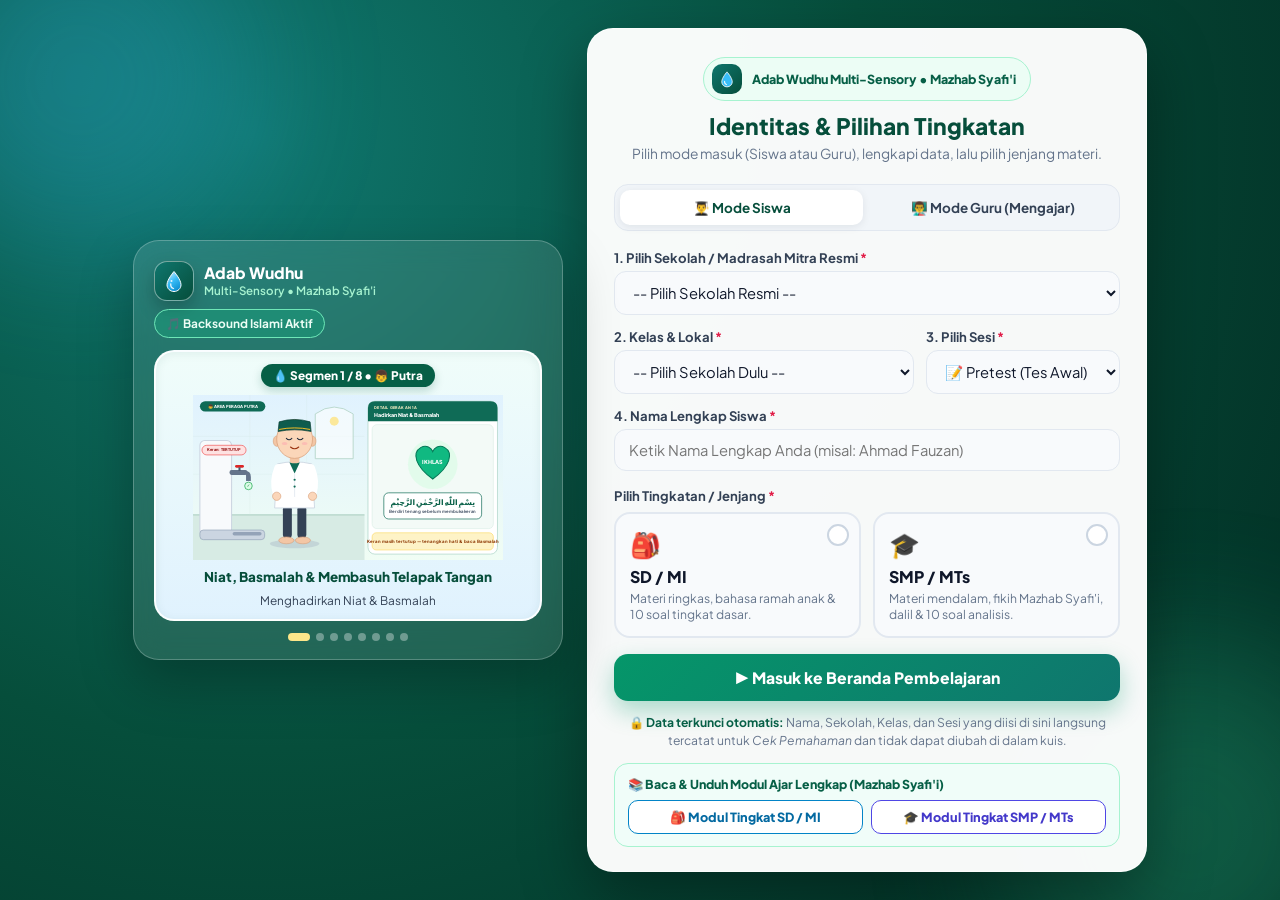
<file: index.html>
<!DOCTYPE html>
<html lang="id">
<head>
  <meta charset="UTF-8" />
  <meta name="viewport" content="width=device-width, initial-scale=1.0" />
  <title>Adab Wudhu Multi-Sensory — Gerbang Pembelajaran (SD/MI &amp; SMP/MTs)</title>
  <link rel="icon" type="image/svg+xml" href="data:image/svg+xml,%3Csvg xmlns='http://www.w3.org/2000/svg' viewBox='0 0 64 64'%3E%3Cdefs%3E%3ClinearGradient id='g' x1='0' y1='0' x2='1' y2='1'%3E%3Cstop offset='0%25' stop-color='%2338bdf8'/%3E%3Cstop offset='100%25' stop-color='%230f6b56'/%3E%3C/linearGradient%3E%3C/defs%3E%3Cpath d='M32 6 C32 6 12 28 12 42 C12 53 21 60 32 60 C43 60 52 53 52 42 C52 28 32 6 32 6 Z' fill='url(%23g)'/%3E%3Cpath d='M23 39 C22 45 25 50 30 52' stroke='white' stroke-width='3.5' stroke-linecap='round' fill='none' opacity='0.75'/%3E%3C/svg%3E" />
  <link rel="preconnect" href="https://fonts.googleapis.com" />
  <link rel="preconnect" href="https://fonts.gstatic.com" crossorigin />
  <link href="https://fonts.googleapis.com/css2?family=Amiri:wght@700&family=Plus+Jakarta+Sans:wght@400;500;600;700;800&display=swap" rel="stylesheet" />
  <style>
    :root {
      --emerald-900: #064e3b;
      --emerald-800: #065f46;
      --emerald-700: #0f766e;
      --emerald-600: #059669;
      --emerald-500: #10b981;
      --sky-500: #0ea5e9;
      --indigo-600: #4f46e5;
      --slate-900: #0f172a;
      --slate-700: #334155;
      --slate-500: #64748b;
      --slate-200: #e2e8f0;
      --white: #ffffff;
    }
    * { box-sizing: border-box; margin: 0; padding: 0; }
    body {
      min-height: 100vh;
      font-family: 'Plus Jakarta Sans', system-ui, -apple-system, sans-serif;
      background: radial-gradient(circle at 20% 15%, #0f766e 0%, #064e3b 48%, #022c22 100%);
      color: var(--white);
      display: flex;
      align-items: center;
      justify-content: center;
      padding: 20px 16px;
      overflow-x: hidden;
    }

    /* Ambient floating water glow */
    .bg-orb {
      position: fixed;
      border-radius: 50%;
      filter: blur(70px);
      opacity: 0.25;
      pointer-events: none;
      z-index: 0;
    }
    .bg-orb.one { width: 340px; height: 340px; background: #38bdf8; top: -90px; left: -90px; }
    .bg-orb.two { width: 380px; height: 380px; background: #34d399; bottom: -120px; right: -100px; }

    .gateway-wrap {
      position: relative;
      z-index: 1;
      width: 100%;
      max-width: 1040px;
      display: flex;
      flex-direction: column;
      align-items: center;
    }

    .gateway-stage {
      width: 100%;
      display: grid;
      grid-template-columns: minmax(300px, 430px) minmax(320px, 560px);
      gap: 24px;
      align-items: center;
      justify-content: center;
    }
    .gateway-stage.hidden {
      display: none;
    }
    @media (max-width: 920px) {
      .gateway-stage {
        grid-template-columns: 1fr;
        max-width: 560px;
        gap: 16px;
      }
    }

    /* Animated Wudhu 2-Second Pop-Up Showcase */
    .wudhu-showcase {
      background: rgba(255, 255, 255, 0.11);
      border: 1.5px solid rgba(255, 255, 255, 0.24);
      backdrop-filter: blur(14px);
      border-radius: 26px;
      padding: 20px 20px 18px;
      box-shadow: 0 22px 54px rgba(0, 0, 0, 0.26);
      display: flex;
      flex-direction: column;
      gap: 12px;
      animation: cardEnter 0.55s cubic-bezier(0.16, 1, 0.3, 1);
    }
    .showcase-top {
      display: flex;
      align-items: center;
      justify-content: space-between;
      gap: 8px;
      flex-wrap: wrap;
    }
    .showcase-brand {
      display: inline-flex;
      align-items: center;
      gap: 10px;
    }
    .brand-drop-icon {
      width: 40px;
      height: 40px;
      border-radius: 13px;
      background: linear-gradient(135deg, #0f766e, #064e3b);
      border: 1.5px solid rgba(255, 255, 255, 0.45);
      display: grid;
      place-items: center;
      box-shadow: 0 8px 18px rgba(0, 0, 0, 0.22);
      flex-shrink: 0;
    }
    .showcase-brand-text strong {
      display: block;
      font-size: 0.98rem;
      font-weight: 800;
      color: #ffffff;
      line-height: 1.2;
    }
    .showcase-brand-text small {
      display: block;
      font-size: 0.72rem;
      color: #a7f3d0;
      font-weight: 600;
    }
    .bgm-chip {
      border: 1px solid rgba(167, 243, 208, 0.55);
      background: rgba(6, 78, 59, 0.55);
      color: #ecfdf5;
      border-radius: 999px;
      padding: 6px 11px;
      font-family: inherit;
      font-size: 0.74rem;
      font-weight: 700;
      cursor: pointer;
      display: inline-flex;
      align-items: center;
      gap: 5px;
      transition: transform 0.15s ease, background 0.2s ease;
    }
    .bgm-chip:hover {
      background: rgba(16, 185, 129, 0.35);
      transform: translateY(-1px);
    }
    .bgm-chip.playing {
      background: rgba(16, 185, 129, 0.28);
      border-color: #6ee7b7;
    }

    .popup-stage-box {
      position: relative;
      background: linear-gradient(180deg, #f0fdfa 0%, #e0f2fe 100%);
      border-radius: 20px;
      padding: 12px 12px 10px;
      border: 2px solid rgba(255, 255, 255, 0.85);
      box-shadow: inset 0 2px 10px rgba(6, 78, 59, 0.08);
      overflow: hidden;
      min-height: 250px;
      display: flex;
      flex-direction: column;
      align-items: center;
      justify-content: center;
    }
    @media (max-width: 920px) {
      .popup-stage-box {
        min-height: 190px;
      }
      .popup-svg-wrap svg {
        max-height: 155px !important;
      }
    }
    .popup-card-inner {
      width: 100%;
      display: flex;
      flex-direction: column;
      align-items: center;
      gap: 8px;
      animation: wudhuPopIn 0.42s cubic-bezier(0.22, 1, 0.36, 1);
    }
    @keyframes wudhuPopIn {
      0% { opacity: 0; transform: scale(0.86) translateY(12px); }
      70% { opacity: 1; transform: scale(1.02) translateY(-2px); }
      100% { opacity: 1; transform: scale(1) translateY(0); }
    }
    .popup-step-pill {
      display: inline-flex;
      align-items: center;
      gap: 6px;
      background: #065f46;
      color: #ffffff;
      padding: 4px 12px;
      border-radius: 999px;
      font-size: 0.74rem;
      font-weight: 800;
      box-shadow: 0 4px 10px rgba(6, 95, 70, 0.22);
    }
    .popup-svg-wrap {
      width: 100%;
      display: flex;
      align-items: center;
      justify-content: center;
    }
    .popup-svg-wrap svg {
      width: 100%;
      max-width: 310px;
      max-height: 210px;
      height: auto;
      display: block;
    }
    .popup-caption {
      font-size: 0.84rem;
      font-weight: 800;
      color: #064e3b;
      text-align: center;
    }
    .popup-subcaption {
      font-size: 0.74rem;
      color: #334155;
      text-align: center;
      line-height: 1.35;
    }
    .popup-dots {
      display: flex;
      align-items: center;
      justify-content: center;
      gap: 6px;
    }
    .popup-dot {
      width: 8px;
      height: 8px;
      border-radius: 999px;
      background: rgba(255, 255, 255, 0.35);
      transition: all 0.25s ease;
    }
    .popup-dot.active {
      width: 22px;
      background: #fde68a;
    }

    .portal-logo-badge {
      display: inline-flex;
      align-items: center;
      gap: 10px;
      background: #ecfdf5;
      border: 1.5px solid #a7f3d0;
      padding: 6px 14px 6px 8px;
      border-radius: 999px;
      margin-bottom: 10px;
    }
    .portal-logo-circle {
      width: 30px;
      height: 30px;
      border-radius: 10px;
      background: linear-gradient(135deg, #0f766e, #064e3b);
      display: grid;
      place-items: center;
      flex-shrink: 0;
    }
    .portal-logo-badge span {
      font-size: 0.78rem;
      font-weight: 800;
      color: #065f46;
    }

    /* Keyframes untuk animasi SVG wudhu di halaman awal */
    .anim-bob { animation: svgBob 1.8s ease-in-out infinite; transform-origin: center; }
    .anim-rub-h { animation: svgRubH 1.1s ease-in-out infinite; transform-origin: center; }
    .anim-rub-v { animation: svgRubV 1.1s ease-in-out infinite; transform-origin: center; }
    .anim-water-flow { animation: svgWaterFlow 0.9s linear infinite; }
    @keyframes svgBob { 0%,100% { transform: translateY(0); } 50% { transform: translateY(-4px); } }
    @keyframes svgRubH { 0%,100% { transform: translateX(-4px); } 50% { transform: translateX(4px); } }
    @keyframes svgRubV { 0%,100% { transform: translateY(-4px); } 50% { transform: translateY(4px); } }
    @keyframes svgWaterFlow { 0% { opacity: 0.55; transform: translateY(-3px); } 50% { opacity: 1; transform: translateY(3px); } 100% { opacity: 0.55; transform: translateY(-3px); } }

    /* PHASE 1: LOADING SPLASH */
    .loader-panel {
      display: flex;
      flex-direction: column;
      align-items: center;
      text-align: center;
      padding: 24px 12px;
      transition: opacity 0.45s ease, transform 0.45s ease;
    }
    .loader-panel.hidden {
      display: none;
    }
    .splash-logo-wrap {
      position: relative;
      width: 112px;
      height: 112px;
      display: flex;
      align-items: center;
      justify-content: center;
      margin-bottom: 20px;
    }
    .splash-ripple {
      position: absolute;
      inset: 0;
      border-radius: 50%;
      border: 2px solid rgba(125, 211, 252, 0.55);
      animation: rippleOut 2.2s ease-out infinite;
    }
    .splash-ripple.delay { animation-delay: 1.1s; }
    @keyframes rippleOut {
      0% { transform: scale(0.75); opacity: 0.9; }
      100% { transform: scale(1.55); opacity: 0; }
    }
    .splash-emblem {
      width: 82px;
      height: 82px;
      border-radius: 26px;
      background: linear-gradient(145deg, rgba(255,255,255,0.22), rgba(255,255,255,0.06));
      border: 1.5px solid rgba(255,255,255,0.35);
      backdrop-filter: blur(10px);
      display: flex;
      align-items: center;
      justify-content: center;
      box-shadow: 0 16px 36px rgba(0, 0, 0, 0.28);
      animation: floatEmblem 2.4s ease-in-out infinite;
    }
    @keyframes floatEmblem {
      0%, 100% { transform: translateY(0); }
      50% { transform: translateY(-6px); }
    }
    .bismillah {
      font-family: 'Amiri', serif;
      font-size: 1.35rem;
      color: #a7f3d0;
      margin-bottom: 6px;
      letter-spacing: 0.4px;
    }
    .loader-title {
      font-size: clamp(1.5rem, 4.5vw, 2rem);
      font-weight: 800;
      letter-spacing: -0.02em;
      margin-bottom: 8px;
    }
    .loader-sub {
      font-size: 0.92rem;
      color: #d1fae5;
      max-width: 420px;
      line-height: 1.55;
      margin-bottom: 22px;
    }
    .bar-track {
      width: 260px;
      max-width: 86vw;
      height: 8px;
      border-radius: 999px;
      background: rgba(255,255,255,0.18);
      overflow: hidden;
      margin-bottom: 10px;
    }
    .bar-fill {
      height: 100%;
      width: 10%;
      border-radius: 999px;
      background: linear-gradient(90deg, #38bdf8, #34d399, #fde68a);
      transition: width 0.4s ease;
    }
    .loader-status {
      font-size: 0.82rem;
      color: #a7f3d0;
      font-weight: 500;
    }

    /* PHASE 2: IDENTITY & LEVEL GATEWAY CARD */
    .portal-card {
      width: 100%;
      background: rgba(255, 255, 255, 0.97);
      color: var(--slate-900);
      border-radius: 26px;
      padding: 28px 26px 24px;
      box-shadow: 0 24px 64px rgba(0, 0, 0, 0.35);
      border: 1px solid rgba(255, 255, 255, 0.65);
      animation: cardEnter 0.5s cubic-bezier(0.16, 1, 0.3, 1);
    }
    .portal-card.hidden { display: none; }
    @keyframes cardEnter {
      from { opacity: 0; transform: translateY(18px) scale(0.98); }
      to { opacity: 1; transform: translateY(0) scale(1); }
    }

    .portal-header {
      text-align: center;
      margin-bottom: 20px;
    }
    .portal-mini-badge {
      display: inline-flex;
      align-items: center;
      gap: 6px;
      background: #ecfdf5;
      color: #065f46;
      border: 1px solid #a7f3d0;
      padding: 5px 12px;
      border-radius: 999px;
      font-size: 0.76rem;
      font-weight: 700;
      margin-bottom: 10px;
    }
    .portal-header h1 {
      font-size: 1.42rem;
      font-weight: 800;
      color: #064e3b;
      margin-bottom: 4px;
    }
    .portal-header p {
      font-size: 0.86rem;
      color: var(--slate-500);
      line-height: 1.45;
    }

    .form-grid {
      display: grid;
      grid-template-columns: 1fr;
      gap: 13px;
      margin-bottom: 16px;
    }
    .form-row-2 {
      display: grid;
      grid-template-columns: 1.55fr 1fr;
      gap: 12px;
    }
    @media (max-width: 480px) {
      .form-row-2 { grid-template-columns: 1fr; }
      .portal-card { padding: 22px 18px 20px; }
    }

    .field-group label {
      display: block;
      font-size: 0.82rem;
      font-weight: 700;
      color: var(--slate-700);
      margin-bottom: 5px;
    }
    .req { color: #e11d48; }
    .field-input {
      width: 100%;
      padding: 11px 14px;
      border-radius: 12px;
      border: 1.8px solid var(--slate-200);
      font-family: inherit;
      font-size: 0.92rem;
      color: var(--slate-900);
      background: #f8fafc;
      transition: border-color 0.2s, box-shadow 0.2s, background 0.2s;
    }
    .field-input:focus {
      outline: none;
      border-color: var(--emerald-600);
      background: #ffffff;
      box-shadow: 0 0 0 3.5px rgba(16, 185, 129, 0.16);
    }
    .field-input.error {
      border-color: #e11d48;
      background: #fff1f2;
      box-shadow: 0 0 0 3px rgba(225, 29, 72, 0.14);
    }

    /* Level Picker Cards */
    .level-label {
      display: block;
      font-size: 0.82rem;
      font-weight: 700;
      color: var(--slate-700);
      margin-bottom: 8px;
    }
    .level-grid {
      display: grid;
      grid-template-columns: 1fr 1fr;
      gap: 12px;
      margin-bottom: 16px;
    }
    @media (max-width: 440px) {
      .level-grid { grid-template-columns: 1fr; }
    }
    .level-card {
      position: relative;
      display: flex;
      flex-direction: column;
      align-items: flex-start;
      text-align: left;
      padding: 14px 14px 13px;
      border-radius: 16px;
      border: 2px solid var(--slate-200);
      background: #f8fafc;
      cursor: pointer;
      transition: all 0.2s ease;
      font-family: inherit;
    }
    .level-card:hover {
      border-color: #94a3b8;
      transform: translateY(-2px);
    }
    .level-card .lvl-icon {
      font-size: 1.55rem;
      margin-bottom: 6px;
    }
    .level-card .lvl-name {
      font-size: 1rem;
      font-weight: 800;
      color: var(--slate-900);
      margin-bottom: 3px;
    }
    .level-card .lvl-desc {
      font-size: 0.76rem;
      color: var(--slate-500);
      line-height: 1.38;
    }
    .level-card .lvl-check {
      position: absolute;
      top: 10px;
      right: 10px;
      width: 22px;
      height: 22px;
      border-radius: 50%;
      border: 2px solid #cbd5e1;
      display: flex;
      align-items: center;
      justify-content: center;
      font-size: 0.75rem;
      color: transparent;
      background: #ffffff;
      transition: all 0.2s ease;
    }
    .level-card.selected-sd {
      border-color: #0284c7;
      background: #f0f9ff;
      box-shadow: 0 8px 20px rgba(2, 132, 199, 0.14);
    }
    .level-card.selected-sd .lvl-name { color: #0369a1; }
    .level-card.selected-sd .lvl-check {
      border-color: #0284c7;
      background: #0284c7;
      color: #ffffff;
    }
    .level-card.selected-smp {
      border-color: #4f46e5;
      background: #eef2ff;
      box-shadow: 0 8px 20px rgba(79, 70, 229, 0.14);
    }
    .level-card.selected-smp .lvl-name { color: #4338ca; }
    .level-card.selected-smp .lvl-check {
      border-color: #4f46e5;
      background: #4f46e5;
      color: #ffffff;
    }

    .error-msg {
      display: none;
      background: #fff1f2;
      color: #be123c;
      border: 1px solid #fecdd3;
      border-radius: 10px;
      padding: 9px 12px;
      font-size: 0.82rem;
      font-weight: 600;
      margin-bottom: 14px;
    }
    .error-msg.show { display: block; }

    .done-banner {
      display: none;
      background: #ecfdf5;
      color: #065f46;
      border: 1.5px solid #6ee7b7;
      border-radius: 12px;
      padding: 11px 14px;
      font-size: 0.84rem;
      font-weight: 700;
      margin-bottom: 16px;
      text-align: center;
      line-height: 1.45;
    }
    .done-banner.show { display: block; }

    /* Mode Switcher: Siswa vs Guru */
    .mode-tabs {
      display: grid;
      grid-template-columns: 1fr 1fr;
      gap: 8px;
      background: #f1f5f9;
      padding: 5px;
      border-radius: 14px;
      margin-bottom: 18px;
      border: 1px solid #e2e8f0;
    }
    .mode-tab {
      border: none;
      background: transparent;
      color: var(--slate-700);
      font-family: inherit;
      font-size: 0.84rem;
      font-weight: 700;
      padding: 9px 10px;
      border-radius: 10px;
      cursor: pointer;
      transition: all 0.2s ease;
    }
    .mode-tab.active {
      background: #ffffff;
      color: #064e3b;
      box-shadow: 0 2px 8px rgba(15, 23, 42, 0.08);
    }
    .mode-tab.teacher-tab.active {
      background: #fef3c7;
      color: #92400e;
      box-shadow: 0 2px 8px rgba(146, 64, 14, 0.12);
    }
    .teacher-box {
      background: #fffbeb;
      border: 1.5px solid #fde68a;
      border-radius: 14px;
      padding: 14px;
      margin-bottom: 16px;
    }
    .teacher-box.hidden,
    .student-box.hidden,
    .field-group.hidden {
      display: none !important;
    }
    .teacher-note {
      font-size: 0.79rem;
      color: #92400e;
      line-height: 1.45;
      margin-bottom: 12px;
    }

    .btn-enter {
      width: 100%;
      padding: 14px 20px;
      border: none;
      border-radius: 14px;
      background: linear-gradient(135deg, #059669 0%, #0f766e 100%);
      color: #ffffff;
      font-family: inherit;
      font-size: 0.98rem;
      font-weight: 800;
      cursor: pointer;
      box-shadow: 0 10px 24px rgba(5, 150, 105, 0.32);
      transition: transform 0.18s ease, box-shadow 0.18s ease, filter 0.18s ease;
    }
    .btn-enter:hover {
      transform: translateY(-2px);
      box-shadow: 0 14px 28px rgba(5, 150, 105, 0.4);
      filter: brightness(1.04);
    }
    .btn-enter:active { transform: translateY(0); }

    .lock-note {
      margin-top: 13px;
      text-align: center;
      font-size: 0.76rem;
      color: var(--slate-500);
      line-height: 1.45;
    }
    .lock-note strong { color: #065f46; }

    /* Kotak Akses Cepat Modul Ajar di Halaman Awal */
    .module-quick-box {
      margin-top: 14px;
      padding: 12px 13px;
      border-radius: 14px;
      background: #f0fdf9;
      border: 1.5px solid #a7f3d0;
    }
    .module-quick-title {
      font-size: 0.77rem;
      font-weight: 800;
      color: #065f46;
      margin-bottom: 8px;
      display: flex;
      align-items: center;
      justify-content: space-between;
      gap: 6px;
    }
    .module-quick-btns {
      display: grid;
      grid-template-columns: 1fr 1fr;
      gap: 8px;
    }
    @media (max-width: 440px) {
      .module-quick-btns { grid-template-columns: 1fr; }
    }
    .btn-module-open {
      border: 1.5px solid #0284c7;
      background: #ffffff;
      color: #0369a1;
      border-radius: 10px;
      padding: 8px 10px;
      font-family: inherit;
      font-size: 0.79rem;
      font-weight: 800;
      cursor: pointer;
      display: inline-flex;
      align-items: center;
      justify-content: center;
      gap: 6px;
      transition: all 0.18s ease;
    }
    .btn-module-open:hover {
      background: #e0f2fe;
      transform: translateY(-1px);
    }
    .btn-module-open.smp {
      border-color: #4f46e5;
      color: #4338ca;
    }
    .btn-module-open.smp:hover {
      background: #eef2ff;
    }

    /* Modal Modul Ajar Lengkap */
    .mod-modal-backdrop {
      position: fixed;
      inset: 0;
      z-index: 99999;
      background: rgba(4, 47, 36, 0.78);
      backdrop-filter: blur(6px);
      display: flex;
      align-items: center;
      justify-content: center;
      padding: 16px;
    }
    .mod-modal-card {
      width: 100%;
      max-width: 880px;
      max-height: 88vh;
      background: #ffffff;
      color: #0f172a;
      border-radius: 20px;
      border: 2px solid #10b981;
      box-shadow: 0 24px 60px rgba(0, 0, 0, 0.35);
      display: flex;
      flex-direction: column;
      overflow: hidden;
    }
    .mod-modal-head {
      padding: 14px 18px;
      background: linear-gradient(135deg, #064e3b, #0f766e);
      color: #ffffff;
      display: flex;
      align-items: center;
      justify-content: space-between;
      gap: 10px;
      flex-wrap: wrap;
    }
    .mod-modal-head h3 {
      margin: 0;
      font-size: 1rem;
      font-weight: 800;
    }
    .mod-modal-actions {
      display: flex;
      gap: 8px;
      flex-wrap: wrap;
    }
    .mod-btn-act {
      border: 1px solid rgba(255, 255, 255, 0.4);
      background: rgba(255, 255, 255, 0.16);
      color: #ffffff;
      border-radius: 9px;
      padding: 6px 11px;
      font-family: inherit;
      font-size: 0.78rem;
      font-weight: 800;
      cursor: pointer;
      text-decoration: none;
    }
    .mod-btn-act.primary {
      background: #fbbf24;
      color: #1c1917;
      border-color: #fde68a;
    }
    .mod-modal-body {
      padding: 18px 22px;
      overflow-y: auto;
      font-size: 0.88rem;
      line-height: 1.6;
      color: #1e293b;
    }
    .mod-modal-body h2 {
      margin: 16px 0 8px;
      font-size: 1.04rem;
      color: #065f46;
      border-bottom: 1.5px solid #a7f3d0;
      padding-bottom: 5px;
    }
    .mod-modal-body h2:first-child { margin-top: 0; }
    .mod-modal-body h4 {
      margin: 12px 0 4px;
      font-size: 0.92rem;
      color: #0f766e;
    }
    .mod-modal-body ul, .mod-modal-body ol {
      margin: 4px 0 10px;
      padding-left: 20px;
    }
    .mod-modal-body li { margin-bottom: 4px; }
    .mod-modal-body table {
      width: 100%;
      border-collapse: collapse;
      margin: 8px 0 12px;
      font-size: 0.82rem;
    }
    .mod-modal-body th, .mod-modal-body td {
      border: 1px solid #cbd5e1;
      padding: 7px 10px;
      text-align: left;
      vertical-align: top;
    }
    .mod-modal-body th {
      background: #065f46;
      color: #ffffff;
    }
    .mod-arab-box {
      background: #f0fdf9;
      border-left: 4px solid #059669;
      padding: 9px 12px;
      border-radius: 8px;
      margin: 6px 0 10px;
    }
    .mod-arab-txt {
      font-family: "Amiri", serif;
      font-size: 1.25rem;
      color: #064e3b;
      direction: rtl;
      margin-bottom: 3px;
    }
    .mod-seg-item,
    .mod-arab-box,
    .mod-modal-body table,
    .mod-modal-body tr,
    .mod-modal-body li,
    .mod-modal-body h2,
    .mod-modal-body h4 {
      break-inside: avoid;
      page-break-inside: avoid;
    }
    .mod-seg-item {
      background: #f8fafc;
      border: 1px solid #e2e8f0;
      border-radius: 10px;
      padding: 8px 11px;
      margin-bottom: 7px;
    }
    .mod-seg-item h4 {
      margin-top: 0 !important;
      margin-bottom: 3px !important;
    }
    .html2pdf__page-break {
      height: 0;
      page-break-before: always;
      break-before: page;
    }
    .mod-pdf-export-wrap {
      width: 720px;
      background: #ffffff;
      color: #0f172a;
      padding: 16px 20px;
      font-family: "Plus Jakarta Sans", "Segoe UI", Arial, sans-serif;
      font-size: 12.5px;
      line-height: 1.55;
      box-sizing: border-box;
    }
  </style>
</head>
<body>
  <div class="bg-orb one"></div>
  <div class="bg-orb two"></div>

  <main class="gateway-wrap">
    <!-- FASE 1: LOADING SCREEN PEMBUKA -->
    <section class="loader-panel" id="loader-panel" aria-live="polite">
      <div class="splash-logo-wrap" aria-hidden="true">
        <span class="splash-ripple"></span>
        <span class="splash-ripple delay"></span>
        <div class="splash-emblem">
          <svg viewBox="0 0 64 64" width="52" height="52" fill="none" xmlns="http://www.w3.org/2000/svg">
            <defs>
              <linearGradient id="dropGrad" x1="16" y1="8" x2="48" y2="56" gradientUnits="userSpaceOnUse">
                <stop offset="0%" stop-color="#e0f2fe"/>
                <stop offset="48%" stop-color="#38bdf8"/>
                <stop offset="100%" stop-color="#0284c7"/>
              </linearGradient>
            </defs>
            <path d="M32 6 C32 6 14 26 14 39 C14 49 22 57 32 57 C42 57 50 49 50 39 C50 26 32 6 32 6 Z" fill="url(#dropGrad)" stroke="#ffffff" stroke-width="2.4"/>
            <path d="M23 37 C22.5 42.5 25.5 47 30 48.6" stroke="#ffffff" stroke-width="3" stroke-linecap="round" opacity="0.9"/>
            <circle cx="24.5" cy="29.5" r="2.6" fill="#ffffff" opacity="0.88"/>
          </svg>
        </div>
      </div>
      <div class="bismillah">بِسْمِ اللَّهِ الرَّحْمَٰنِ الرَّحِيمِ</div>
      <h1 class="loader-title">Adab Wudhu Multi-Sensory</h1>
      <p class="loader-sub">Media Pembelajaran Interaktif Tata Cara &amp; Adab Berwudhu Sesuai Mazhab Syafi'i</p>
      <div class="bar-track"><div class="bar-fill" id="bar-fill"></div></div>
      <div class="loader-status" id="loader-status">Menyiapkan media pembelajaran interaktif...</div>
    </section>

    <!-- FASE 2: POP-UP ANIMASI WUDHU (2 DETIK) + FORM IDENTITAS AWAL & PILIHAN TINGKATAN -->
    <div class="gateway-stage hidden" id="gateway-stage">
      <!-- PANEL KIRI/ATAS: POP-UP ANIMASI WUDHU BERGANTI SETIAP 2 DETIK -->
      <aside class="wudhu-showcase" aria-label="Cuplikan Animasi Berwudhu">
        <div class="showcase-top">
          <div class="showcase-brand">
            <span class="brand-drop-icon" aria-hidden="true">
              <svg viewBox="0 0 48 48" width="24" height="24" fill="none" xmlns="http://www.w3.org/2000/svg">
                <defs>
                  <linearGradient id="dropGradGateway" x1="10" y1="6" x2="38" y2="44" gradientUnits="userSpaceOnUse">
                    <stop offset="0%" stop-color="#e0f2fe"/>
                    <stop offset="45%" stop-color="#38bdf8"/>
                    <stop offset="100%" stop-color="#0284c7"/>
                  </linearGradient>
                </defs>
                <path d="M24 5 C24 5 10 21 10 31.5 C10 39.2 16.3 45 24 45 C31.7 45 38 39.2 38 31.5 C38 21 24 5 24 5 Z" fill="url(#dropGradGateway)" stroke="#ffffff" stroke-width="2"/>
                <path d="M17.5 30 C17 34.2 19.5 37.8 23 39" stroke="#ffffff" stroke-width="2.6" stroke-linecap="round" opacity="0.88"/>
                <circle cx="19" cy="24" r="2" fill="#ffffff" opacity="0.85"/>
              </svg>
            </span>
            <div class="showcase-brand-text">
              <strong>Adab Wudhu</strong>
              <small>Multi-Sensory • Mazhab Syafi'i</small>
            </div>
          </div>
          <button type="button" class="bgm-chip" id="btn-gateway-bgm">🔊 Aktifkan Backsound</button>
        </div>

        <div class="popup-stage-box" id="wudhu-popup-stage" aria-live="polite">
          <div class="popup-card-inner" id="wudhu-popup-inner">
            <span class="popup-step-pill" id="popup-step-pill">💧 Segmen 1 / 8 • Putra</span>
            <div class="popup-svg-wrap" id="popup-svg-wrap"></div>
            <div class="popup-caption" id="popup-caption">Niat &amp; Membaca Basmalah</div>
            <div class="popup-subcaption" id="popup-subcaption">Cuplikan animasi wudhu berganti otomatis setiap 2 detik.</div>
          </div>
        </div>

        <div class="popup-dots" id="popup-dots" aria-hidden="true"></div>
      </aside>

      <!-- PANEL KANAN/BAWAH: FORM IDENTITAS & PILIHAN TINGKATAN -->
      <section class="portal-card" id="portal-card" aria-labelledby="portal-heading">
        <div class="done-banner" id="done-banner" role="status">
          ✅ <strong>Jawaban Cek Pemahaman Berhasil Dikirim!</strong><br/>
          Sesi pembelajaran Anda telah selesai dan otomatis kembali ke halaman awal.
        </div>
        <div class="portal-header">
          <div class="portal-logo-badge">
            <span class="portal-logo-circle" aria-hidden="true">
              <svg viewBox="0 0 48 48" width="18" height="18" fill="none" xmlns="http://www.w3.org/2000/svg">
                <path d="M24 5 C24 5 10 21 10 31.5 C10 39.2 16.3 45 24 45 C31.7 45 38 39.2 38 31.5 C38 21 24 5 24 5 Z" fill="#38bdf8" stroke="#ffffff" stroke-width="2.2"/>
                <path d="M17.5 30 C17 34.2 19.5 37.8 23 39" stroke="#ffffff" stroke-width="2.8" stroke-linecap="round" opacity="0.9"/>
              </svg>
            </span>
            <span>Adab Wudhu Multi-Sensory • Mazhab Syafi'i</span>
          </div>
          <h1 id="portal-heading">Identitas &amp; Pilihan Tingkatan</h1>
          <p id="portal-subheading">Pilih mode masuk (Siswa atau Guru), lengkapi data, lalu pilih jenjang materi.</p>
        </div>

      <div class="mode-tabs" role="tablist" aria-label="Pilih Mode Pengguna">
        <button type="button" class="mode-tab active" id="tab-mode-student" role="tab" aria-selected="true">
          👨‍🎓 Mode Siswa
        </button>
        <button type="button" class="mode-tab teacher-tab" id="tab-mode-teacher" role="tab" aria-selected="false">
          👨‍🏫 Mode Guru (Mengajar)
        </button>
      </div>

      <form id="portal-form" autocomplete="off" novalidate>
        <!-- KOTAK INPUT KHUSUS SISWA (URUTAN: 1. SEKOLAH -> 2. KELAS & LOKAL -> 3. SESI -> 4. NAMA) -->
        <div class="form-grid student-box" id="student-fields-box">
          <div class="field-group">
            <label for="portal-school">1. Pilih Sekolah / Madrasah Mitra Resmi <span class="req">*</span></label>
            <select id="portal-school" class="field-input" required>
              <option value="">-- Pilih Sekolah Resmi --</option>
              <optgroup label="🎒 Sekolah Dasar (SD)">
                <option value="SDN 1" data-lvl="sd">SDN 1 (SD Negeri 1)</option>
                <option value="SDN 2" data-lvl="sd">SDN 2 (SD Negeri 2)</option>
              </optgroup>
              <optgroup label="🕌 Madrasah Ibtidaiyah (MI)">
                <option value="MI 1" data-lvl="sd">MI 1 (Madrasah Ibtidaiyah 1)</option>
                <option value="MI 2" data-lvl="sd">MI 2 (Madrasah Ibtidaiyah 2)</option>
              </optgroup>
              <optgroup label="🎓 Sekolah Menengah Pertama (SMP)">
                <option value="SMPN 1" data-lvl="smp">SMPN 1 (SMP Negeri 1)</option>
                <option value="SMPN 2" data-lvl="smp">SMPN 2 (SMP Negeri 2)</option>
              </optgroup>
              <optgroup label="📖 Madrasah Tsanawiyah (MTs)">
                <option value="MTs 1" data-lvl="smp">MTs 1 (Madrasah Tsanawiyah 1)</option>
                <option value="MTs 2" data-lvl="smp">MTs 2 (Madrasah Tsanawiyah 2)</option>
              </optgroup>
            </select>
          </div>

          <div class="form-row-2">
            <div class="field-group">
              <label for="portal-class">2. Kelas &amp; Lokal <span class="req">*</span></label>
              <select id="portal-class" class="field-input" required>
                <option value="">-- Pilih Sekolah Dulu --</option>
              </select>
            </div>
            <div class="field-group">
              <label for="portal-session">3. Pilih Sesi <span class="req">*</span></label>
              <select id="portal-session" class="field-input">
                <option value="Pretest" selected>📝 Pretest (Tes Awal)</option>
                <option value="Posttest">🎓 Posttest (Tes Akhir)</option>
                <option value="Latihan">📖 Latihan Mandiri</option>
              </select>
            </div>
          </div>

          <!-- Daftar Nama Terdaftar dari Pretest (muncul otomatis saat Posttest / Latihan Mandiri) -->
          <div class="field-group hidden" id="roster-select-group">
            <label for="portal-name-select">4. Pilih Nama Anda (Terdaftar dari Pretest) <span class="req">*</span></label>
            <select id="portal-name-select" class="field-input">
              <option value="">-- Memuat daftar nama kelas... --</option>
            </select>
          </div>

          <div class="field-group" id="name-manual-group">
            <label for="portal-name" id="portal-name-label">4. Nama Lengkap Siswa <span class="req">*</span></label>
            <input type="text" id="portal-name" class="field-input" placeholder="Ketik Nama Lengkap Anda (misal: Ahmad Fauzan)" autocomplete="off" required />
          </div>
        </div>

        <!-- KOTAK INPUT KHUSUS GURU (MODE MENGAJAR) -->
        <div class="teacher-box hidden" id="teacher-fields-box">
          <p class="teacher-note">
            👨‍🏫 <strong>Mode Mengajar Guru:</strong> Khusus guru dari <strong>sekolah mitra resmi</strong> (tanpa tab Cek Pemahaman).
          </p>
          <div class="form-grid" style="margin-bottom:0">
            <div class="form-row-2">
              <div class="field-group">
                <label for="portal-teacher-name">Nama Lengkap Guru <span class="req">*</span></label>
                <input type="text" id="portal-teacher-name" class="field-input" placeholder="Contoh: Ust. Farihan, S.Pd.I" autocomplete="off" />
              </div>
              <div class="field-group">
                <label for="portal-teacher-pass">Kata Sandi Mode Guru <span class="req">*</span></label>
                <input type="password" id="portal-teacher-pass" class="field-input" placeholder="Masukkan sandi guru" autocomplete="off" />
              </div>
            </div>
            <div class="field-group">
              <label for="portal-teacher-school">Pilih Sekolah / Madrasah Mitra Resmi <span class="req">*</span></label>
              <select id="portal-teacher-school" class="field-input">
                <option value="">-- Pilih Sekolah Resmi --</option>
                <optgroup label="🎒 Sekolah Dasar (SD)">
                  <option value="SDN 1" data-lvl="sd">SDN 1 (SD Negeri 1)</option>
                  <option value="SDN 2" data-lvl="sd">SDN 2 (SD Negeri 2)</option>
                </optgroup>
                <optgroup label="🕌 Madrasah Ibtidaiyah (MI)">
                  <option value="MI 1" data-lvl="sd">MI 1 (Madrasah Ibtidaiyah 1)</option>
                  <option value="MI 2" data-lvl="sd">MI 2 (Madrasah Ibtidaiyah 2)</option>
                </optgroup>
                <optgroup label="🎓 Sekolah Menengah Pertama (SMP)">
                  <option value="SMPN 1" data-lvl="smp">SMPN 1 (SMP Negeri 1)</option>
                  <option value="SMPN 2" data-lvl="smp">SMPN 2 (SMP Negeri 2)</option>
                </optgroup>
                <optgroup label="📖 Madrasah Tsanawiyah (MTs)">
                  <option value="MTs 1" data-lvl="smp">MTs 1 (Madrasah Tsanawiyah 1)</option>
                  <option value="MTs 2" data-lvl="smp">MTs 2 (Madrasah Tsanawiyah 2)</option>
                </optgroup>
              </select>
            </div>
            <div class="form-row-2">
              <div class="field-group">
                <label for="portal-teacher-class">Kelas Diajar (4–7) <span class="req">*</span></label>
                <select id="portal-teacher-class" class="field-input">
                  <option value="">-- Pilih Sekolah Dulu --</option>
                </select>
              </div>
              <div class="field-group">
                <label for="portal-teacher-lokal">Lokal (A–D) <span class="req">*</span></label>
                <select id="portal-teacher-lokal" class="field-input">
                  <option value="">-- Pilih Lokal --</option>
                  <option value="A">Lokal A</option>
                  <option value="B">Lokal B</option>
                  <option value="C">Lokal C</option>
                  <option value="D">Lokal D</option>
                </select>
              </div>
            </div>
          </div>
        </div>

        <span class="level-label">Pilih Tingkatan / Jenjang <span class="req">*</span></span>
        <div class="level-grid" role="radiogroup" aria-label="Pilih Tingkatan">
          <button type="button" class="level-card" id="pick-sd" data-level="sd" aria-pressed="false">
            <span class="lvl-check" aria-hidden="true">✓</span>
            <span class="lvl-icon">🎒</span>
            <span class="lvl-name">SD / MI</span>
            <span class="lvl-desc">Materi ringkas, bahasa ramah anak &amp; 10 soal tingkat dasar.</span>
          </button>

          <button type="button" class="level-card" id="pick-smp" data-level="smp" aria-pressed="false">
            <span class="lvl-check" aria-hidden="true">✓</span>
            <span class="lvl-icon">🎓</span>
            <span class="lvl-name">SMP / MTs</span>
            <span class="lvl-desc">Materi mendalam, fikih Mazhab Syafi'i, dalil &amp; 10 soal analisis.</span>
          </button>
        </div>

        <div class="error-msg" id="portal-error" role="alert"></div>

        <button type="submit" class="btn-enter" id="btn-portal-enter">
          ▶ Masuk ke Beranda Pembelajaran
        </button>

        <p class="lock-note" id="portal-lock-note">
          🔒 <strong>Data terkunci otomatis:</strong> Nama, Sekolah, Kelas, dan Sesi yang diisi di sini langsung tercatat untuk <em>Cek Pemahaman</em> dan tidak dapat diubah di dalam kuis.
        </p>

        <div class="module-quick-box" aria-label="Buka Modul Ajar & Materi Pembelajaran">
          <div class="module-quick-title">
            <span>📚 Baca &amp; Unduh Modul Ajar Lengkap (Mazhab Syafi'i)</span>
          </div>
          <div class="module-quick-btns">
            <button type="button" class="btn-module-open sd" id="btn-open-mod-sd">
              🎒 Modul Tingkat SD / MI
            </button>
            <button type="button" class="btn-module-open smp" id="btn-open-mod-smp">
              🎓 Modul Tingkat SMP / MTs
            </button>
          </div>
        </div>
      </form>
      </section>
    </div>
  </main>

  <script src="js/data.js"></script>
  <script src="js/audio.js"></script>
  <script src="js/animator.js"></script>
  <script>
    (function () {
      const PROFILE_KEY = "adab_wudhu_student_profile_v1";
      const loader = document.getElementById("loader-panel");
      const barFill = document.getElementById("bar-fill");
      const loaderStatus = document.getElementById("loader-status");
      const gatewayStage = document.getElementById("gateway-stage");
      const portalCard = document.getElementById("portal-card");
      const bgmBtn = document.getElementById("btn-gateway-bgm");

      const form = document.getElementById("portal-form");
      const nameInp = document.getElementById("portal-name");
      const schoolInp = document.getElementById("portal-school");
      const classInp = document.getElementById("portal-class");
      const teacherNameInp = document.getElementById("portal-teacher-name");
      const teacherPassInp = document.getElementById("portal-teacher-pass");
      const teacherSchoolInp = document.getElementById("portal-teacher-school");
      const teacherClassInp = document.getElementById("portal-teacher-class");
      const tabStudent = document.getElementById("tab-mode-student");
      const tabTeacher = document.getElementById("tab-mode-teacher");
      const studentBox = document.getElementById("student-fields-box");
      const teacherBox = document.getElementById("teacher-fields-box");
      const enterBtn = document.getElementById("btn-portal-enter");
      const pickSd = document.getElementById("pick-sd");
      const pickSmp = document.getElementById("pick-smp");
      const errorBox = document.getElementById("portal-error");
      const sessionSel = document.getElementById("portal-session");
      const rosterGroup = document.getElementById("roster-select-group");
      const rosterSelect = document.getElementById("portal-name-select");
      const nameManualGroup = document.getElementById("name-manual-group");
      const teacherLokalInp = document.getElementById("portal-teacher-lokal");

      const AUTHORIZED_SCHOOLS = {
        "SDN 1": "sd",
        "SDN 2": "sd",
        "MI 1": "sd",
        "MI 2": "sd",
        "SMPN 1": "smp",
        "SMPN 2": "smp",
        "MTs 1": "smp",
        "MTs 2": "smp"
      };

      const ROSTER_LOCAL_KEY = "adab_wudhu_pretest_roster_v1";

      let selectedLevel = "";
      let isTeacherMode = false;
      const doneBanner = document.getElementById("done-banner");
      const urlParams = new URLSearchParams(window.location.search);
      const isFinishedExit = urlParams.get("selesai") === "1";

      const lockNoteEl = document.getElementById("portal-lock-note");

      function setMode(teacher) {
        isTeacherMode = Boolean(teacher);
        tabStudent.classList.toggle("active", !isTeacherMode);
        tabTeacher.classList.toggle("active", isTeacherMode);
        tabStudent.setAttribute("aria-selected", !isTeacherMode ? "true" : "false");
        tabTeacher.setAttribute("aria-selected", isTeacherMode ? "true" : "false");
        studentBox.classList.toggle("hidden", isTeacherMode);
        teacherBox.classList.toggle("hidden", !isTeacherMode);
        enterBtn.textContent = isTeacherMode
          ? "👨‍🏫 Masuk Mode Mengajar Guru (Khusus Materi)"
          : "▶ Masuk ke Beranda Pembelajaran";
        if (lockNoteEl) {
          lockNoteEl.innerHTML = isTeacherMode
            ? "👨‍🏫 <strong>Mode Mengajar Guru Aktif:</strong> Menampilkan materi lengkap, animasi proyektor, rekapan Google Sheets &amp; Rubrik Observasi Praktik (tanpa kuis siswa)."
            : "🔒 <strong>Data terkunci otomatis:</strong> Nama, Sekolah, Kelas, dan Sesi yang diisi di sini langsung tercatat untuk <em>Cek Pemahaman</em> dan tidak dapat diubah di dalam kuis.";
        }
        errorBox.classList.remove("show");
      }

      tabStudent.addEventListener("click", () => setMode(false));
      tabTeacher.addEventListener("click", () => setMode(true));

      function resetPortalForm() {
        try {
          form.reset();
        } catch (e) {}
        nameInp.value = "";
        schoolInp.value = "";
        classInp.value = "";
        if (teacherNameInp) teacherNameInp.value = "";
        if (teacherPassInp) teacherPassInp.value = "";
        if (teacherSchoolInp) teacherSchoolInp.value = "";
        if (teacherClassInp) teacherClassInp.value = "";
        if (sessionSel) sessionSel.value = "Pretest";
        selectedLevel = "";
        setMode(false);
        refreshStudentRosterUI();
        pickSd.classList.remove("selected-sd");
        pickSmp.classList.remove("selected-smp");
        pickSd.setAttribute("aria-pressed", "false");
        pickSmp.setAttribute("aria-pressed", "false");
        errorBox.classList.remove("show");
      }

      let bgmStarted = false;
      function startGatewayBgm() {
        if (!window.AudioEngine || bgmStarted) return;
        try {
          window.AudioEngine.startBgm("home");
          bgmStarted = true;
          if (bgmBtn) {
            bgmBtn.textContent = "🎵 Backsound Islami Aktif";
            bgmBtn.classList.add("playing");
          }
        } catch (e) {}
      }

      if (bgmBtn) {
        bgmBtn.addEventListener("click", () => {
          startGatewayBgm();
        });
      }
      document.addEventListener("pointerdown", startGatewayBgm, { once: true });
      document.addEventListener("keydown", startGatewayBgm, { once: true });
      document.addEventListener("focusin", startGatewayBgm, { once: true });

      // Pop-up Animasi Wudhu berganti otomatis setiap 2 detik selama pengisian data
      let popupTimer = null;
      let popupIdx = 0;
      function initWudhuPopupShowcase() {
        const data = window.WUDHU_DATA;
        const anim = window.WudhuAnimator;
        const stageBox = document.getElementById("wudhu-popup-stage");
        const dotsWrap = document.getElementById("popup-dots");
        if (!data || !data.segments || !anim || !stageBox) return;

        const slides = data.segments.map((seg, i) => ({
          segId: seg.id,
          title: seg.title,
          sub: (seg.substeps && seg.substeps[0]) || { code: "s1_niat", title: seg.title, desc: seg.summary },
          gender: i % 2 === 0 ? "male" : "female"
        }));

        if (dotsWrap) {
          dotsWrap.innerHTML = slides
            .map((_, idx) => `<span class="popup-dot ${idx === 0 ? "active" : ""}" data-pdot="${idx}"></span>`)
            .join("");
        }

        function renderPopupSlide(idx) {
          const item = slides[idx % slides.length];
          const genderLabel = item.gender === "female" ? "🧕 Putri" : "👦 Putra";
          const svgHtml = anim.renderScene(item.sub, item.gender);

          stageBox.innerHTML = `
            <div class="popup-card-inner">
              <span class="popup-step-pill">💧 Segmen ${item.segId} / ${slides.length} • ${genderLabel}</span>
              <div class="popup-svg-wrap">${svgHtml}</div>
              <div class="popup-caption">${item.title}</div>
              <div class="popup-subcaption">${item.sub.title}</div>
            </div>
          `;

          if (dotsWrap) {
            dotsWrap.querySelectorAll(".popup-dot").forEach((d, di) => {
              d.classList.toggle("active", di === (idx % slides.length));
            });
          }
        }

        renderPopupSlide(0);
        if (popupTimer) clearInterval(popupTimer);
        popupTimer = setInterval(() => {
          popupIdx = (popupIdx + 1) % slides.length;
          renderPopupSlide(popupIdx);
        }, 2000);
      }

      function revealPortalCard() {
        resetPortalForm();
        loader.classList.add("hidden");
        if (gatewayStage) gatewayStage.classList.remove("hidden");
        portalCard.classList.remove("hidden");
        initWudhuPopupShowcase();
        startGatewayBgm();
      }

      // Pastikan setiap kali halaman awal dimuat atau dikembalikan lewat cache (tombol Back), seluruh kolom selalu kosong bersih
      window.addEventListener("pageshow", () => {
        resetPortalForm();
      });

      if (isFinishedExit) {
        try {
          sessionStorage.removeItem(PROFILE_KEY);
          const cleanUrl = window.location.href.split("?")[0].split("#")[0];
          if (window.history && window.history.replaceState) {
            window.history.replaceState({ portalRoot: true }, document.title, cleanUrl);
            window.history.pushState({ portalRoot: true }, document.title, cleanUrl);
          }
        } catch (e) {}
        window.addEventListener("popstate", () => {
          const cleanUrl = window.location.href.split("?")[0].split("#")[0];
          try {
            window.history.pushState({ portalRoot: true }, document.title, cleanUrl);
          } catch (e) {}
          resetPortalForm();
        });
        if (doneBanner) {
          try {
            const rawTy = sessionStorage.getItem("adab_wudhu_last_thankyou_v1");
            sessionStorage.removeItem("adab_wudhu_last_thankyou_v1");
            if (rawTy) {
              const ty = JSON.parse(rawTy);
              const esc = (s) => String(s || "").replace(/[&<>"']/g, (c) => ({ "&": "&amp;", "<": "&lt;", ">": "&gt;", '"': "&quot;", "'": "&#39;" }[c]));
              if (ty && ty.isTeacher) {
                doneBanner.innerHTML = `👨‍🏫 <strong>Terima Kasih, ${esc(ty.name)}!</strong><br/>Sesi Mengajar Guru pada <strong>${esc(ty.school)} — Kelas ${esc(ty.kelas)} (${esc(ty.level)})</strong> telah selesai.`;
              } else if (ty && ty.name) {
                const scoreTxt = (String(ty.sesi || "").toLowerCase().includes("latih") && ty.score !== null)
                  ? ` (Skor: <strong>${ty.score}/${ty.total} • ${ty.pct}%</strong>)`
                  : "";
                doneBanner.innerHTML = `✅ <strong>Terima Kasih, ${esc(ty.name)}!</strong><br/>Data sesi <strong>${esc(ty.sesi)}</strong> untuk <strong>${esc(ty.school)} — Kelas ${esc(ty.kelas)} (${esc(ty.level)})</strong>${scoreTxt} telah berhasil tercatat.`;
              }
            }
          } catch (e) {}
          doneBanner.classList.add("show");
        }
        revealPortalCard();
      } else {
        // Animasi loading screen pembuka singkat (0.95 detik) -> langsung tampilkan form identitas kosong
        const steps = [
          { pct: 40, text: "Menyiapkan animasi peragaan Putra & Putri...", delay: 180 },
          { pct: 80, text: "Menyiapkan audio narasi & musik latar Islami...", delay: 480 },
          { pct: 100, text: "Siap! Silakan lengkapi identitas diri Anda.", delay: 760 }
        ];
        steps.forEach((s) => {
          setTimeout(() => {
            barFill.style.width = s.pct + "%";
            loaderStatus.textContent = s.text;
          }, s.delay);
        });
        setTimeout(revealPortalCard, 980);
        loader.addEventListener("click", revealPortalCard);
      }

      function selectLevel(lvl) {
        selectedLevel = lvl;
        pickSd.classList.toggle("selected-sd", lvl === "sd");
        pickSmp.classList.toggle("selected-smp", lvl === "smp");
        pickSd.setAttribute("aria-pressed", lvl === "sd" ? "true" : "false");
        pickSmp.setAttribute("aria-pressed", lvl === "smp" ? "true" : "false");
        errorBox.classList.remove("show");
      }

      pickSd.addEventListener("click", () => selectLevel("sd"));
      pickSmp.addEventListener("click", () => selectLevel("smp"));

      function showError(msg, focusEl) {
        errorBox.textContent = "⚠️ " + msg;
        errorBox.classList.add("show");
        if (focusEl) {
          focusEl.classList.add("error");
          focusEl.focus();
        }
      }

      [nameInp, schoolInp, classInp, teacherNameInp, teacherPassInp, teacherSchoolInp, teacherClassInp].forEach((el) => {
        if (!el) return;
        el.addEventListener("input", () => {
          el.classList.remove("error");
          errorBox.classList.remove("show");
        });
      });

      function populateCombinedClassOptions(schoolSelect, classSelect) {
        if (!schoolSelect || !classSelect) return;
        const sch = schoolSelect.value;
        const lvl = AUTHORIZED_SCHOOLS[sch] || "";
        if (!lvl) {
          classSelect.innerHTML = `<option value="">-- Pilih Sekolah Dulu --</option>`;
          return;
        }
        const grades = lvl === "sd" ? [4, 5, 6] : [7];
        const lokals = ["A", "B", "C", "D"];
        let html = `<option value="">-- Pilih Kelas &amp; Lokal --</option>`;
        grades.forEach((g) => {
          html += `<optgroup label="Kelas ${g}">`;
          lokals.forEach((l) => {
            html += `<option value="${g}${l}">Kelas ${g}${l}</option>`;
          });
          html += `</optgroup>`;
        });
        classSelect.innerHTML = html;
        selectLevel(lvl);
      }

      function populateTeacherGradeOptions(schoolSelect, classSelect) {
        if (!schoolSelect || !classSelect) return;
        const sch = schoolSelect.value;
        const lvl = AUTHORIZED_SCHOOLS[sch] || "";
        if (!lvl) {
          classSelect.innerHTML = `<option value="">-- Pilih Sekolah Dulu --</option>`;
          return;
        }
        if (lvl === "sd") {
          classSelect.innerHTML = `
            <option value="">-- Pilih Kelas --</option>
            <option value="4">Kelas 4</option>
            <option value="5">Kelas 5</option>
            <option value="6">Kelas 6</option>
          `;
        } else {
          classSelect.innerHTML = `
            <option value="">-- Pilih Kelas --</option>
            <option value="7" selected>Kelas 7</option>
          `;
        }
        selectLevel(lvl);
      }

      function getLocalRosterNames(school, kelas) {
        try {
          const all = JSON.parse(localStorage.getItem(ROSTER_LOCAL_KEY) || "{}");
          const key = `${school}|${kelas}`;
          return Array.isArray(all[key]) ? all[key] : [];
        } catch (e) {
          return [];
        }
      }

      function saveLocalRosterName(school, kelas, studentName) {
        try {
          const all = JSON.parse(localStorage.getItem(ROSTER_LOCAL_KEY) || "{}");
          const key = `${school}|${kelas}`;
          const list = Array.isArray(all[key]) ? all[key] : [];
          if (!list.some((n) => n.toLowerCase() === studentName.toLowerCase())) {
            list.push(studentName);
            list.sort();
          }
          all[key] = list;
          localStorage.setItem(ROSTER_LOCAL_KEY, JSON.stringify(all));
        } catch (e) {}
      }

      async function refreshStudentRosterUI() {
        if (!rosterGroup || !rosterSelect || !nameManualGroup) return;
        const sesi = sessionSel ? sessionSel.value : "Posttest";
        const school = schoolInp ? schoolInp.value : "";
        const kelas = classInp ? classInp.value : "";

        // Pada sesi PRETEST: tampilkan input ketik nama baru
        if (sesi === "Pretest" || !school || !kelas) {
          rosterGroup.classList.add("hidden");
          nameManualGroup.classList.remove("hidden");
          return;
        }

        // Pada sesi POSTTEST atau LATIHAN MANDIRI: muat daftar nama yang sudah terinput di kelas tersebut!
        rosterGroup.classList.remove("hidden");
        rosterSelect.innerHTML = `<option value="">⏳ Memuat daftar nama kelas ${kelas}...</option>`;
        nameManualGroup.classList.add("hidden");

        let merged = getLocalRosterNames(school, kelas).slice();
        const webhookUrl = (window.WUDHU_DATA && window.WUDHU_DATA.googleSheetWebhookUrl) || "";
        if (webhookUrl) {
          try {
            const url = `${webhookUrl}?school=${encodeURIComponent(school)}&kelas=${encodeURIComponent(kelas)}`;
            const resp = await fetch(url, { method: "GET" });
            if (resp.ok) {
              const json = await resp.json();
              if (json && Array.isArray(json.names)) {
                json.names.forEach((n) => {
                  if (n && !merged.some((x) => x.toLowerCase() === n.toLowerCase())) {
                    merged.push(n);
                  }
                });
                merged.sort();
              }
            }
          } catch (e) {}
        }

        if (merged.length > 0) {
          let opts = `<option value="">-- Pilih Nama Anda (${merged.length} siswa terdaftar di ${kelas}) --</option>`;
          merged.forEach((n) => {
            opts += `<option value="${n.replace(/"/g, "&quot;")}">${n}</option>`;
          });
          opts += `<option value="__NEW__">➕ Nama saya belum ada di daftar (Ketik Nama Baru)</option>`;
          rosterSelect.innerHTML = opts;
          nameManualGroup.classList.add("hidden");
        } else {
          rosterSelect.innerHTML = `<option value="__NEW__" selected>Belum ada data Pretest di ${school} (${kelas}) — Silakan ketik nama Anda di bawah</option>`;
          nameManualGroup.classList.remove("hidden");
        }
      }

      if (rosterSelect) {
        rosterSelect.addEventListener("change", () => {
          rosterSelect.classList.remove("error");
          errorBox.classList.remove("show");
          if (rosterSelect.value === "__NEW__") {
            nameManualGroup.classList.remove("hidden");
            nameInp.value = "";
            nameInp.focus();
          } else if (rosterSelect.value) {
            nameManualGroup.classList.add("hidden");
            nameInp.value = rosterSelect.value;
          }
        });
      }

      if (schoolInp) {
        schoolInp.addEventListener("change", () => {
          schoolInp.classList.remove("error");
          errorBox.classList.remove("show");
          populateCombinedClassOptions(schoolInp, classInp);
          refreshStudentRosterUI();
        });
      }
      if (classInp) {
        classInp.addEventListener("change", () => {
          classInp.classList.remove("error");
          errorBox.classList.remove("show");
          refreshStudentRosterUI();
        });
      }
      if (sessionSel) {
        sessionSel.addEventListener("change", () => {
          errorBox.classList.remove("show");
          refreshStudentRosterUI();
        });
      }
      if (teacherSchoolInp) {
        teacherSchoolInp.addEventListener("change", () => {
          teacherSchoolInp.classList.remove("error");
          errorBox.classList.remove("show");
          populateTeacherGradeOptions(teacherSchoolInp, teacherClassInp);
        });
      }
      [teacherClassInp, teacherLokalInp].forEach((el) => {
        if (!el) return;
        el.addEventListener("change", () => {
          el.classList.remove("error");
          errorBox.classList.remove("show");
        });
      });

      form.addEventListener("submit", (e) => {
        e.preventDefault();

        if (isTeacherMode) {
          const tName = (teacherNameInp.value || "").trim();
          const tPass = (teacherPassInp ? teacherPassInp.value : "").trim();
          const tSchool = (teacherSchoolInp.value || "").trim();
          const tGrade = (teacherClassInp.value || "").trim();
          const tLokal = (teacherLokalInp ? teacherLokalInp.value : "").trim();
          if (!tName) return showError("Mohon isi Nama Lengkap Guru terlebih dahulu.", teacherNameInp);
          if (!tPass) return showError("Mohon masukkan Kata Sandi Mode Guru terlebih dahulu.", teacherPassInp);
          if (tPass !== "guruhebat" && tPass !== "guru hebat") {
            return showError("Kata Sandi Mode Guru salah! Hanya guru yang dapat mengakses mode ini.", teacherPassInp);
          }
          if (!tSchool || !AUTHORIZED_SCHOOLS[tSchool]) {
            return showError("Akses ditolak! Hanya guru dari sekolah mitra resmi yang terdaftar yang dapat masuk.", teacherSchoolInp);
          }
          const requiredLvl = AUTHORIZED_SCHOOLS[tSchool];
          if (!tGrade) return showError("Mohon pilih Kelas yang Diajar (4–7) terlebih dahulu.", teacherClassInp);
          if (!tLokal) return showError("Mohon pilih Lokal (A, B, C, atau D) terlebih dahulu.", teacherLokalInp);
          if (!selectedLevel) selectLevel(requiredLvl);
          if (selectedLevel !== requiredLvl) {
            return showError(`Sekolah ${tSchool} khusus untuk jenjang ${requiredLvl === "smp" ? "SMP / MTs" : "SD / MI"}.`);
          }

          const tClassFull = `${tGrade}${tLokal}`;
          const levelLabel = requiredLvl === "smp" ? "SMP/MTs" : "SD/MI";
          const profile = {
            name: tName,
            school: tSchool,
            kelas: tClassFull,
            level: requiredLvl,
            levelLabel,
            isTeacher: true
          };

          try {
            sessionStorage.removeItem("adab_wudhu_session_progress_v1");
            sessionStorage.setItem(PROFILE_KEY, JSON.stringify(profile));
          } catch (err) {}

          const params = new URLSearchParams({
            nama: tName,
            sekolah: tSchool,
            kelas: tClassFull,
            guru: "1"
          });

          const targetFolder = requiredLvl === "smp" ? "./smp/" : "./sd/";
          const targetUrl = targetFolder + "?" + params.toString();
          resetPortalForm();
          window.location.replace(targetUrl);
          return;
        }

        const school = schoolInp.value.trim();
        const kelas = classInp.value.trim();
        const sesi = sessionSel ? sessionSel.value : "Posttest";
        let name = "";
        if (sesi !== "Pretest" && rosterSelect && rosterSelect.value && rosterSelect.value !== "__NEW__") {
          name = rosterSelect.value.trim();
        } else {
          name = nameInp.value.trim();
        }

        if (!school || !AUTHORIZED_SCHOOLS[school]) {
          return showError("Akses ditolak! Hanya siswa dari sekolah mitra resmi yang terdaftar yang dapat mengisi data.", schoolInp);
        }
        const requiredLvl = AUTHORIZED_SCHOOLS[school];
        if (!kelas) return showError("Mohon pilih Kelas & Lokal (contoh: 4A, 5B, 6C, atau 7A) terlebih dahulu.", classInp);
        if (!name) {
          return showError(
            sesi !== "Pretest" && !rosterGroup.classList.contains("hidden")
              ? "Mohon pilih Nama Anda dari daftar kelas atau ketik Nama Lengkap."
              : "Mohon isi Nama Lengkap Siswa terlebih dahulu.",
            nameManualGroup.classList.contains("hidden") ? rosterSelect : nameInp
          );
        }
        if (!selectedLevel) selectLevel(requiredLvl);
        if (selectedLevel !== requiredLvl) {
          return showError(`Sekolah ${school} khusus untuk jenjang ${requiredLvl === "smp" ? "SMP / MTs" : "SD / MI"}.`);
        }

        // Simpan nama ke roster lokal kelas agar langsung tersedia saat Posttest / Latihan Mandiri
        saveLocalRosterName(school, kelas, name);

        const levelLabel = requiredLvl === "smp" ? "SMP/MTs" : "SD/MI";
        const profile = { name, school, kelas, sesi, level: requiredLvl, levelLabel, isTeacher: false };

        try {
          sessionStorage.removeItem("adab_wudhu_session_progress_v1");
          sessionStorage.removeItem("adab_wudhu_shuffled_quiz_v1");
          sessionStorage.setItem(PROFILE_KEY, JSON.stringify(profile));
        } catch (err) {}

        const params = new URLSearchParams({
          nama: name,
          sekolah: school,
          kelas: kelas,
          sesi: sesi
        });

        const targetFolder = requiredLvl === "smp" ? "./smp/" : "./sd/";
        const targetUrl = targetFolder + "?" + params.toString();
        resetPortalForm();
        window.location.replace(targetUrl);
      });

      // ==================== MODAL MODUL AJAR LENGKAP (SD/MI & SMP/MTs) DI HALAMAN AWAL ====================
      function loadHtml2PdfGateway() {
        if (typeof window.html2pdf === "function") return Promise.resolve(window.html2pdf);
        return new Promise((resolve, reject) => {
          const existing = document.getElementById("html2pdf-gateway-script");
          if (existing) {
            existing.addEventListener("load", () => resolve(window.html2pdf));
            existing.addEventListener("error", () => reject(new Error("Gagal memuat PDF")));
            return;
          }
          const s = document.createElement("script");
          s.id = "html2pdf-gateway-script";
          s.src = "https://cdnjs.cloudflare.com/ajax/libs/html2pdf.js/0.10.1/html2pdf.bundle.min.js";
          s.onload = () => resolve(window.html2pdf);
          s.onerror = () => reject(new Error("Gagal memuat PDF"));
          document.head.appendChild(s);
        });
      }

      const MODULE_HTML_CONTENT = {
        sd: {
          title: "🎒 Modul Ajar & Materi Pembelajaran Tingkat SD / MI (Kelas IV, V & VI)",
          cleanTitle: "Modul Ajar & Materi Pembelajaran Tingkat SD / MI (Kelas IV, V & VI)",
          filename: "Modul_Ajar_Adab_Wudhu_SD_MI.pdf",
          wordFilename: "Modul_Ajar_Adab_Wudhu_SD_MI.doc",
          githubUrl: "https://github.com/farihanputra57-a11y/Media-Adab-Wudhu/blob/main/Modul_SD_MI.md",
          html: `
            <h2>A. Identitas Modul &amp; Tujuan Pembelajaran (SD / MI)</h2>
            <ul>
              <li><strong>Mata Pelajaran:</strong> Pendidikan Agama Islam dan Budi Pekerti (PAI) / Fikih</li>
              <li><strong>Jenjang / Kelas:</strong> SD / MI — Kelas IV, V, dan VI (Fase B &amp; C Kurikulum Merdeka)</li>
              <li><strong>Topik Utama:</strong> Tata Cara, Batas Wajib, dan Adab Berwudhu Sesuai Tuntunan Mazhab Syafi'i</li>
              <li><strong>Tujuan Pembelajaran:</strong> (1) Memahami doa awal, lafal niat, serta urutan 6 rukun dan sunnah wudhu secara tertib; (2) Mengenali batas wajib wajah, kedua tangan hingga siku, sebagian kepala, dan kedua kaki hingga mata kaki; (3) Mempraktikkan wudhu dengan keran maupun gayung secara tenang (<em>thuma'ninah</em> 3x) dan hemat air; (4) Membiasakan adab kebersihan dan doa sesudah wudhu.</li>
            </ul>

            <h2>B. Syarat Sah, 6 Rukun Wajib &amp; Pembatal Wudhu</h2>
            <table>
              <thead>
                <tr><th style="width:45px;text-align:center;">No</th><th style="width:230px;">6 Rukun Wajib Wudhu (Mazhab Syafi'i)</th><th>Penjelasan Mudah untuk Siswa SD / MI</th></tr>
              </thead>
              <tbody>
                <tr><td style="text-align:center;"><strong>1</strong></td><td><strong>Niat di Dalam Hati</strong></td><td>Berniat wudhu karena Allah SWT di dalam hati <strong>tepat saat air pertama kali menyentuh kulit wajah</strong>.</td></tr>
                <tr><td style="text-align:center;"><strong>2</strong></td><td><strong>Membasuh Seluruh Wajah</strong></td><td>Dari <strong>batas tumbuh rambut di dahi</strong> sampai <strong>bawah dagu</strong>, dan dari <strong>pangkal telinga kanan</strong> ke <strong>pangkal telinga kiri</strong>.</td></tr>
                <tr><td style="text-align:center;"><strong>3</strong></td><td><strong>Membasuh Kedua Tangan hingga Siku</strong></td><td>Membasuh tangan kanan lalu tangan kiri dari <strong>ujung jari</strong> sampai <strong>melewati tulang siku</strong> (lipatan belakang siku wajib basah).</td></tr>
                <tr><td style="text-align:center;"><strong>4</strong></td><td><strong>Mengusap Sebagian Kepala</strong></td><td>Mengusap sebagian rambut atau kulit yang berada di batas kepala dengan tangan yang basah.</td></tr>
                <tr><td style="text-align:center;"><strong>5</strong></td><td><strong>Membasuh Kedua Kaki hingga Mata Kaki</strong></td><td>Membasuh kaki kanan lalu kaki kiri dari ujung jari kaki, tumit belakang, hingga <strong>melewati dua tonjolan mata kaki</strong>.</td></tr>
                <tr><td style="text-align:center;"><strong>6</strong></td><td><strong>Tertib (Berurutan)</strong></td><td>Dilakukan berurutan dari nomor 1 sampai 5, <strong>tidak boleh dibolak-balik</strong>.</td></tr>
              </tbody>
            </table>
            <ul>
              <li><strong>Syarat Sah Wudhu:</strong> Beragama Islam, <em>mumayyiz</em>, memakai air suci menyucikan (<em>air mutlaq</em>), tidak ada penghalang air di kulit/kuku (cat, lem, kuteks), dan suci dari haid/nifas.</li>
              <li><strong>Hal yang Membatalkan Wudhu:</strong> (1) Keluar sesuatu dari qubul/dubur (buang air kecil/besar, kentut); (2) Tidur nyenyak dengan posisi duduk tidak tetap; (3) Bersentuhan kulit laki-laki &amp; perempuan dewasa bukan mahram; (4) Menyentuh kemaluan dengan telapak tangan bagian dalam.</li>
            </ul>

            <div class="html2pdf__page-break"></div>
            <h2>C. Panduan Lengkap 8 Segmen Tata Cara &amp; Adab Berwudhu</h2>
            <div class="mod-seg-item">
              <h4>1. Segmen 1 — Doa Awal, Basmalah &amp; Membasuh Telapak Tangan (Sunnah Pembuka)</h4>
              <p style="margin:0 0 6px;">Buka keran aliran kecil-sedang, ucapkan Basmalah &amp; doa awal wudhu, lalu basuh kedua telapak tangan, punggung tangan, dan sela-sela jari sebanyak 3 kali.</p>
              <div class="mod-arab-box">
                <div class="mod-arab-txt">بِسْمِ اللّٰهِ الرَّحْمٰنِ الرَّحِيْمِ — اَلْحَمْدُ لِلّٰهِ الَّذِيْ جَعَلَ الْمَاءَ طَهُوْرًا</div>
                <div><em>Bismillahirrahmanirrahim. Alhamdulillahilladzi ja'alal ma'a thahuran.</em></div>
                <div>Artinya: "Dengan menyebut nama Allah Yang Maha Pengasih lagi Maha Penyayang. Segala puji bagi Allah yang telah menjadikan air itu suci dan menyucikan."</div>
              </div>
            </div>

            <div class="mod-seg-item">
              <h4>2. Segmen 2 — Berkumur &amp; Membersihkan Hidung / Istinsyaq (Sunnah Mu'akkadah)</h4>
              <p style="margin:0;">Ambil air dengan telapak tangan kanan untuk berkumur (3x) dan menghirup air pelan ke ujung hidung lalu mengeluarkannya dengan jari tangan kiri (3x).</p>
            </div>

            <div class="mod-seg-item">
              <h4>3. Segmen 3 — Membasuh Seluruh Wajah &amp; Menghadirkan Niat (Rukun Wajib 1 &amp; 2)</h4>
              <div class="mod-arab-box">
                <div class="mod-arab-txt">نَوَيْتُ الْوُضُوْءَ لِرَفْعِ الْحَدَثِ الْاَصْغَرِ فَرْضًا لِلّٰهِ تَعَالٰى</div>
                <div><em>Nawaitul wudhu'a liraf'il hadatsil ashghari fardhan lillahi ta'ala.</em></div>
                <div>Artinya: "Aku berniat wudhu untuk menghilangkan hadas kecil, fardu karena Allah Ta'ala."</div>
              </div>
              <p style="margin:0;"><strong>Urutan Batas Wajib Wajah (1 -&gt; 2 -&gt; 3 -&gt; 4):</strong> (1) Batas tumbuh rambut dahi -&gt; (2) Bawah ujung dagu -&gt; (3) Pangkal telinga kanan -&gt; (4) Pangkal telinga kiri (3x lembut). <em>Khusus siswi berhijab: longgarkan sedikit tepi jilbab/ciput di dahi dan pipi.</em></p>
            </div>

            <div class="mod-seg-item">
              <h4>4. Segmen 4 — Membasuh Kedua Tangan hingga Melewati Siku (Rukun Wajib 3)</h4>
              <p style="margin:0;">Gulung lengan baju di atas siku &amp; lepas jam/gelang ketat. Dahulukan tangan kanan (3x) lalu tangan kiri (3x) mengikuti urutan: <strong>(1) Ujung jari &amp; sela jari -&gt; (2) Pergelangan &amp; lengan bawah -&gt; (3) Melewati tulang siku (2–3 cm di atas siku &amp; lipatan belakang siku)</strong>.</p>
            </div>

            <div class="html2pdf__page-break"></div>
            <div class="mod-seg-item">
              <h4>5. Segmen 5 — Mengusap Sebagian Kepala (Rukun Wajib 4) &amp; Kedua Telinga (Sunnah)</h4>
              <p style="margin:0;"><strong>Adab Hemat Air:</strong> Basahi tangan lalu <strong>KECILKAN atau TUTUP keran terlebih dahulu!</strong> Usap kepala dari <strong>(1) Batas rambut depan/dahi (Rukun) -&gt; (2) Ubun-ubun -&gt; (3) Bagian belakang kepala (Sunnah)</strong>. <em>Khusus siswi berhijab: masukkan tangan basah sedikit di balik tepi depan jilbab menyentuh rambut/kulit kepala asli (tidak sah jika hanya mengusap luar kain jilbab).</em> Setelah itu, ambil air baru untuk mengusap bagian dalam (dengan telunjuk) dan belakang daun telinga (dengan ibu jari) sebanyak 3x.</p>
            </div>

            <div class="mod-seg-item">
              <h4>6. Segmen 6 — Membasuh Kedua Kaki hingga Melewati Mata Kaki (Rukun Wajib 5)</h4>
              <p style="margin:0;">Wajib melepas kaus kaki terlebih dahulu. Basuh kaki kanan (3x) lalu kaki kiri (3x) mengikuti urutan: <strong>(1) Jari-jari &amp; sela kaki (dengan jari kelingking) -&gt; (2) Bagian belakang tumit -&gt; (3) Melewati kedua tonjolan mata kaki</strong>.</p>
            </div>

            <div class="mod-seg-item">
              <h4>7. Segmen 7 — Tertib (Rukun Wajib 6), Tayammun, Muwalat &amp; Thuma'ninah</h4>
              <p style="margin:0;">Pastikan urutan rukun tidak terbalik (<strong>Tertib</strong>), mendahulukan anggota kanan (<strong>Tayammun</strong>), berkesinambungan (<strong>Muwalat</strong>), tenang (<strong>Thuma'ninah</strong>), dan <strong>menutup keran air hingga rapat</strong>.</p>
            </div>

            <div class="mod-seg-item">
              <h4>8. Segmen 8 — Doa Setelah Wudhu (Sunnah Penutup)</h4>
              <p style="margin:0 0 6px;"><strong>Urutan Adab (1 -&gt; 2 -&gt; 3):</strong> (1) Berdiri menghadap kiblat di tempat kering -&gt; (2) Angkat kedua telapak tangan -&gt; (3) Baca doa setelah wudhu dengan khusyuk:</p>
              <div class="mod-arab-box">
                <div class="mod-arab-txt">أَشْهَدُ أَنْ لَا إِلٰهَ إِلَّا اللّٰهُ وَحْدَهُ لَا شَرِيْكَ لَهُ، وَأَشْهَدُ أَنَّ مُحَمَّدًا عَبْدُهُ وَرَسُوْلُهُ. اَللّٰهُمَّ اجْعَلْنِيْ مِنَ التَّوَّابِيْنَ وَاجْعَلْنِيْ مِنَ الْمُتَطَهِّرِيْنَ</div>
                <div><em>Asyhadu alla ilaha illallahu wahdahu la syarika lah, wa asyhadu anna Muhammadan 'abduhu wa rasuluh. Allahummaj'alni minat-tawwabina waj'alni minal-mutathahhirin.</em></div>
              </div>
            </div>

            <div class="mod-seg-item">
              <h2 style="margin-top:0;">D. Panduan Wudhu Gayung (Bak Air Kecil &lt; 2 Qullah)</h2>
              <p style="margin:0;">Agar air di ember/bak kecil tidak berubah menjadi air <em>musta'mal</em>: <strong>(1) Ciduk air dengan gayung</strong> (jangan mencelupkan tangan langsung ke bak setelah berniat) -&gt; <strong>(2) Angkat gayung keluar bibir bak</strong> -&gt; <strong>(3) Tuang &amp; basuh anggota wudhu di luar bibir bak</strong>.</p>
            </div>
          `
        },
        smp: {
          title: "🎓 Modul Ajar & Pendalaman Fikih Tingkat SMP / MTs (Kelas VII)",
          cleanTitle: "Modul Ajar & Pendalaman Fikih Tingkat SMP / MTs (Kelas VII)",
          filename: "Modul_Ajar_Adab_Wudhu_SMP_MTs.pdf",
          wordFilename: "Modul_Ajar_Adab_Wudhu_SMP_MTs.doc",
          githubUrl: "https://github.com/farihanputra57-a11y/Media-Adab-Wudhu/blob/main/Modul_SMP_MTs.md",
          html: `
            <h2>A. Identitas Modul &amp; Capaian Pembelajaran (SMP / MTs)</h2>
            <ul>
              <li><strong>Mata Pelajaran:</strong> Pendidikan Agama Islam dan Budi Pekerti (PAI) / Fikih Ibadah — Kelas VII (Fase D)</li>
              <li><strong>Kitab Rujukan Utama:</strong> <em>Fath al-Qarib al-Mujib</em> (Syekh Muhammad bin Qasim al-Ghazzi) &amp; <em>Ihya' 'Ulum al-Din</em> (Imam Abu Hamid al-Ghazali) — Mazhab Syafi'i</li>
              <li><strong>Capaian Pembelajaran:</strong> (1) Menganalisis dalil QS. Al-Ma'idah [5]: 6 dan ketentuan rukun, syarat sah, serta sunnah wudhu; (2) Membedakan hukum air <em>mutlaq</em> dan <em>musta'mal</em> beserta kaidah <strong>2 Qullah (&plusmn;216 liter)</strong>; (3) Mengidentifikasi fikih wudhu remaja putra &amp; putri (hijab, penghalang kulit/kuku, kaus kaki vs <em>khuff</em>); (4) Mengamalkan adab <em>thuma'ninah</em>, <em>tayammun</em>, <em>muwalat</em>, dan <em>anti-israf</em>.</li>
            </ul>

            <h2>B. Landasan Dalil Naqli &amp; Kaidah Air 2 Qullah</h2>
            <div class="mod-arab-box">
              <div class="mod-arab-txt">يَا أَيُّهَا الَّذِينَ آمَنُوا إِذَا قُمْتُمْ إِلَى الصَّلَاةِ فَاغْسِلُوا وُجُوهَكُمْ وَأَيْدِيَكُمْ إِلَى الْمَرَافِقِ وَامْسَحُوا بِرُءُوسِكُمْ وَأَرْجُلَكُمْ إِلَى الْكَعْبَيْنِ</div>
              <div><strong>QS. Al-Ma'idah [5]: 6</strong> — Menetapkan 4 anggota fisik rukun wudhu (wajah, kedua tangan beserta siku/<em>mirfaqain</em>, sebagian kepala/<em>bi ru'usikum</em>, dan kedua kaki beserta mata kaki/<em>ka'bain</em>) secara berurutan (<em>Tertib</em>), ditambah rukun <em>Niat</em> berdasarkan hadis <em>Innamal a'malu bin-niyyat</em>.</div>
            </div>
            <ul>
              <li><strong>Kaidah Air 2 Qullah (&plusmn;216 Liter):</strong> Jika berwudhu dari bak kecil (&lt; 2 Qullah), mencelupkan tangan langsung ke dalam bak setelah niat basuhan wajib tanpa niat menciduk (<em>ighraf</em>) atau membiarkan tetesan basuhan jatuh kembali ke bak akan mengubah air bak menjadi <strong>Air Musta'mal</strong> (suci tetapi tidak menyucikan). Solusi: <strong>(1) Ciduk Gayung -&gt; (2) Angkat Keluar -&gt; (3) Tuang di Luar Bibir Bak</strong>.</li>
            </ul>

            <h2>C. Pendalaman 8 Segmen Fikih &amp; Adab Batin (Mazhab Syafi'i)</h2>
            <ul>
              <li><strong>Segmen 1 (Tasmiyah &amp; Doa Awal):</strong> Membaca Basmalah &amp; <em>Alhamdulillahilladzi ja'alal ma'a thahuran</em> saat membasuh telapak tangan &amp; menyela jari (<em>takhlil</em>) 3x, sambil memastikan kulit/kuku bebas penghalang air (<em>mani'</em> seperti kuteks atau kosmetik <em>waterproof</em>).</li>
              <li><strong>Segmen 2 (Madhmadhah &amp; Istinsyaq):</strong> Berkumur dan menghirup air ke hidung dengan tangan kanan lalu mengeluarkan dengan tangan kiri (<em>istintsar</em>) 3x.</li>
              <li><strong>Segmen 3 (Membasuh Wajah &amp; Muqaranah Niat — Rukun 1 &amp; 2):</strong> Menghadirkan niat fardu (<em>Nawaitul wudhu'a liraf'il hadatsil ashghari fardhan lillahi ta'ala</em>) di hati <strong>tepat bersamaan (<em>muqaranah bil fi'li</em>) dengan basuhan pertama wajah</strong>. Batas vertikal: <em>manabit sya'r al-ra's</em> (garis rambut dahi) hingga bawah dagu ((1)-&gt;(2)); horizontal: pangkal telinga kanan ke kiri ((3)-&gt;(4)).</li>
              <li><strong>Segmen 4 (Kedua Tangan hingga Siku / Mirfaqain — Rukun 3):</strong> Membasuh dari ujung jari ((1)), lengan bawah ((2)), hingga melewati tulang siku ((3)) disertai sunnah <em>ghurrah wa tahjil</em>.</li>
              <li><strong>Segmen 5 (Mengusap Sebagian Kepala — Rukun 4 &amp; Telinga dengan Air Baru):</strong> Kecilkan/tutup keran dahulu (larangan <em>israf</em>: HR. Ibn Majah No. 425). Kadar Rukun ((1)): mengusap sebagian rambut/kulit di dalam batas kepala (bagi siswi berhijab: tidak sah hanya mengusap kain luar jilbab atau ujung rambut di bawah bahu; wajib memasukkan tangan basah di balik tepi depan jilbab). Kadar Sunnah ((2)–(3)): meratakan ke ubun-ubun hingga belakang kepala, lalu <strong>mengambil air baru (<em>ma'un jadid</em>)</strong> untuk mengusap kedua telinga.</li>
              <li><strong>Segmen 6 (Kedua Kaki hingga Mata Kaki / Ka'bain — Rukun 5):</strong> Kaus kaki kain biasa tidak memenuhi syarat <em>khuff</em> sehingga wajib dilepas. Basuh jari &amp; sela kaki dengan kelingking kiri ((1)), gosok tumit belakang ((2)), hingga melewati kedua mata kaki ((3)).</li>
            </ul>

            <h2>D. Komparasi Hukum Tertib vs Muwalat &amp; Tayammun (Segmen 7 &amp; 8)</h2>
            <table>
              <thead>
                <tr><th style="width:170px;">Istilah Fikih</th><th style="width:185px;">Status Hukum (Mazhab Syafi'i)</th><th>Penjelasan &amp; Implikasi Hukum</th></tr>
              </thead>
              <tbody>
                <tr><td><strong>Tertib</strong> (<em>Al-Tartib</em>)</td><td><strong>RUKUN WAJIB</strong></td><td>Urutan 4 anggota rukun (Wajah -&gt; Tangan -&gt; Kepala -&gt; Kaki) wajib berurutan; tidak sah bila terbalik.</td></tr>
                <tr><td><strong>Muwalat</strong> (<em>Al-Muwalat</em>)</td><td><strong>SUNNAH MU'AKKADAH</strong></td><td>Berkesinambungan sebelum anggota sebelumnya kering (sunnah bagi orang sehat, wajib bagi <em>daimul hadats</em>).</td></tr>
                <tr><td><strong>Tayammun</strong> (<em>Al-Tayammun</em>)</td><td><strong>SUNNAH MU'AKKADAH</strong></td><td>Mendahulukan anggota kanan sebelum anggota kiri pada basuhan tangan dan kaki.</td></tr>
                <tr><td><strong>Doa Penutup Wudhu</strong></td><td><strong>SUNNAH PENUTUP</strong></td><td>Menghadap kiblat ((1)), mengangkat tangan ((2)), membaca syahadat &amp; doa taubat/kesucian ((3) — HR. Muslim No. 234).</td></tr>
              </tbody>
            </table>
          `
        }
      };

      function buildWordCompatibleHtml(cleanTitle, bodyHtml) {
        // Konversi kartu .mod-seg-item dan .mod-arab-box ke elemen tabel 1-sel berborder standar Word
        // agar saat dibuka atau diekstrak di Microsoft Word, tata letaknya 100% identik dengan tampilan PDF!
        const wordBody = bodyHtml
          .replace(/<div class="html2pdf__page-break"><\/div>/g, '<br clear="all" style="page-break-before:always;mso-break-type:section-break" />')
          .replace(/<div class="mod-arab-box">([\s\S]*?)<\/div>\s*<\/div>/g, (match) => match);

        return `<!DOCTYPE html>
<html xmlns:o="urn:schemas-microsoft-com:office:office"
      xmlns:w="urn:schemas-microsoft-com:office:word"
      xmlns="http://www.w3.org/TR/REC-html40">
<head>
  <meta charset="utf-8" />
  <title>${cleanTitle}</title>
  <!--[if gte mso 9]>
  <xml>
    <w:WordDocument>
      <w:View>Print</w:View>
      <w:Zoom>100</w:Zoom>
      <w:DoNotOptimizeForBrowser/>
    </w:WordDocument>
  </xml>
  <![endif]-->
  <style>
    @page WordSection1 {
      size: 21.0cm 29.7cm;
      margin: 1.5cm 1.5cm 1.5cm 1.5cm;
      mso-header-margin: 1.0cm;
      mso-footer-margin: 1.0cm;
    }
    div.WordSection1 { page: WordSection1; }
    body {
      font-family: "Calibri", "Segoe UI", Arial, sans-serif;
      font-size: 11pt;
      line-height: 1.45;
      color: #0f172a;
    }
    .doc-header {
      border-bottom: 2.5pt solid #065f46;
      padding-bottom: 6pt;
      margin-bottom: 10pt;
    }
    .doc-kicker {
      font-size: 8.5pt;
      font-weight: bold;
      color: #0f6b56;
      text-transform: uppercase;
      letter-spacing: 0.4pt;
    }
    h1 {
      font-size: 15pt;
      color: #064e3b;
      margin: 3pt 0 0 0;
    }
    h2 {
      font-size: 12.5pt;
      color: #065f46;
      border-bottom: 1pt solid #a7f3d0;
      padding-bottom: 3pt;
      margin: 12pt 0 6pt 0;
    }
    h4 {
      font-size: 11pt;
      color: #0f766e;
      margin: 0 0 4pt 0;
    }
    p {
      margin: 0 0 4pt 0;
    }
    ul, ol {
      margin: 4pt 0 8pt 18pt;
      padding: 0;
    }
    li {
      margin-bottom: 3pt;
    }
    table {
      width: 100%;
      border-collapse: collapse;
      margin: 6pt 0 10pt 0;
      font-size: 10pt;
    }
    th {
      background-color: #065f46;
      color: #ffffff;
      font-weight: bold;
      border: 1pt solid #94a3b8;
      padding: 6pt 8pt;
      text-align: left;
    }
    td {
      border: 1pt solid #cbd5e1;
      padding: 6pt 8pt;
      vertical-align: top;
      text-align: left;
    }
    .mod-seg-item {
      border: 1pt solid #cbd5e1;
      background-color: #f8fafc;
      padding: 8pt 10pt;
      margin-bottom: 7pt;
      page-break-inside: avoid;
    }
    .mod-arab-box {
      border: 1pt solid #a7f3d0;
      border-left: 3.5pt solid #059669;
      background-color: #f0fdf9;
      padding: 7pt 10pt;
      margin: 5pt 0 6pt 0;
      page-break-inside: avoid;
    }
    .mod-arab-txt {
      font-family: "Traditional Arabic", "Amiri", "Arial", serif;
      font-size: 16pt;
      font-weight: bold;
      color: #064e3b;
      text-align: right;
      direction: rtl;
      margin-bottom: 3pt;
    }
  </style>
</head>
<body>
  <div class="WordSection1">
    <div class="doc-header">
      <div class="doc-kicker">MODUL AJAR &amp; MATERI PEMBELAJARAN • ADAB WUDHU MULTI-SENSORY (MAZHAB SYAFI'I)</div>
      <h1>${cleanTitle}</h1>
    </div>
    ${wordBody}
  </div>
</body>
</html>`;
      }

      function openGatewayModuleModal(levelKey) {
        const modData = MODULE_HTML_CONTENT[levelKey] || MODULE_HTML_CONTENT.sd;
        let modal = document.getElementById("gateway-module-modal");
        if (modal) modal.remove();

        modal = document.createElement("div");
        modal.id = "gateway-module-modal";
        modal.className = "mod-modal-backdrop";
        modal.setAttribute("role", "dialog");
        modal.setAttribute("aria-modal", "true");
        modal.innerHTML = `
          <div class="mod-modal-card">
            <div class="mod-modal-head">
              <h3>${modData.title}</h3>
              <div class="mod-modal-actions">
                <button type="button" class="mod-btn-act primary" id="btn-dl-mod-pdf">⬇️ Unduh PDF Modul</button>
                <button type="button" class="mod-btn-act" id="btn-dl-mod-word" style="background:#dbeafe;color:#1e40af;border-color:#93c5fd;">📝 Unduh Microsoft Word (.doc)</button>
                <button type="button" class="mod-btn-act" id="btn-close-mod-modal">✕ Tutup</button>
              </div>
            </div>
            <div class="mod-modal-body" id="gateway-mod-pdf-sheet" style="background:#ffffff;">
              <div style="border-bottom:2px solid #065f46;padding-bottom:8px;margin-bottom:12px;">
                <div style="font-size:11px;font-weight:800;color:#0f6b56;letter-spacing:0.4px;">MODUL AJAR &amp; MATERI PEMBELAJARAN • ADAB WUDHU MULTI-SENSORY (MAZHAB SYAFI'I)</div>
                <h1 style="margin:3px 0 0;font-size:1.15rem;color:#064e3b;">${modData.cleanTitle}</h1>
              </div>
              ${modData.html}
            </div>
          </div>
        `;
        document.body.appendChild(modal);

        const close = () => modal.remove();
        document.getElementById("btn-close-mod-modal").addEventListener("click", close);
        modal.addEventListener("click", (e) => {
          if (e.target === modal) close();
        });

        const wordBtn = document.getElementById("btn-dl-mod-word");
        if (wordBtn) {
          wordBtn.addEventListener("click", () => {
            const docHtml = buildWordCompatibleHtml(modData.cleanTitle, modData.html);
            const blob = new Blob(["\ufeff", docHtml], { type: "application/msword;charset=utf-8" });
            const url = URL.createObjectURL(blob);
            const a = document.createElement("a");
            a.href = url;
            a.download = modData.wordFilename;
            document.body.appendChild(a);
            a.click();
            a.remove();
            setTimeout(() => URL.revokeObjectURL(url), 1500);
          });
        }

        const dlBtn = document.getElementById("btn-dl-mod-pdf");
        dlBtn.addEventListener("click", async () => {
          const sheetEl = document.getElementById("gateway-mod-pdf-sheet");
          if (!sheetEl) return;
          const orig = dlBtn.textContent;
          dlBtn.disabled = true;
          dlBtn.textContent = "⏳ Menyiapkan PDF Rapi...";

          // Render di koordinat (0,0) dengan lebar tepat 700px agar tidak terpotong di kiri maupun kanan pada kertas A4!
          window.scrollTo(0, 0);
          const cloneWrap = document.createElement("div");
          cloneWrap.className = "mod-modal-body";
          cloneWrap.style.cssText =
            "width:700px;max-width:700px;max-height:none;overflow:visible;background:#ffffff;color:#0f172a;padding:12px 16px;margin:0;box-sizing:border-box;text-align:left;";
          cloneWrap.innerHTML = sheetEl.innerHTML;

          const host = document.createElement("div");
          host.style.cssText =
            "position:fixed;left:0;top:0;width:700px;background:#ffffff;z-index:-9999;opacity:0;pointer-events:none;overflow:visible;";
          host.appendChild(cloneWrap);
          document.body.appendChild(host);

          try {
            if (document.fonts && document.fonts.ready) {
              await document.fonts.ready;
            }
            const html2pdf = await loadHtml2PdfGateway();
            await html2pdf()
              .set({
                margin: [10, 10, 10, 10],
                filename: modData.filename,
                pagebreak: {
                  mode: ["css", "legacy"],
                  avoid: ["tr", "li", "h2", "h4", ".mod-arab-box", ".mod-seg-item", "table"]
                },
                image: { type: "jpeg", quality: 0.98 },
                html2canvas: {
                  scale: 2,
                  useCORS: true,
                  backgroundColor: "#ffffff",
                  x: 0,
                  y: 0,
                  scrollX: 0,
                  scrollY: 0,
                  width: 700,
                  windowWidth: 700,
                  onclone: (clonedDoc) => {
                    const allFixed = clonedDoc.querySelectorAll("div");
                    allFixed.forEach((el) => {
                      if (el.style && el.style.zIndex === "-9999") {
                        el.style.opacity = "1";
                        el.style.position = "static";
                      }
                    });
                  }
                },
                jsPDF: { unit: "mm", format: "a4", orientation: "portrait" }
              })
              .from(cloneWrap)
              .save();
          } catch (err) {
            window.print();
          } finally {
            host.remove();
            dlBtn.disabled = false;
            dlBtn.textContent = orig;
          }
        });
      }

      const btnModSd = document.getElementById("btn-open-mod-sd");
      const btnModSmp = document.getElementById("btn-open-mod-smp");
      if (btnModSd) btnModSd.addEventListener("click", () => openGatewayModuleModal("sd"));
      if (btnModSmp) btnModSmp.addEventListener("click", () => openGatewayModuleModal("smp"));

      // Jika pengguna mengklik link Modul SD/MI (?modul=sd) atau Modul SMP/MTs (?modul=smp) dari GitHub README atau Beranda,
      // langsung buka Halaman Awal Web dengan jendela Modul Ajar otomatis terbuka!
      const reqModul = (urlParams.get("modul") || "").trim().toLowerCase();
      if (reqModul === "sd" || reqModul === "smp") {
        revealPortalCard();
        openGatewayModuleModal(reqModul);
      }
    })();
  </script>
</body>
</html>
</file>
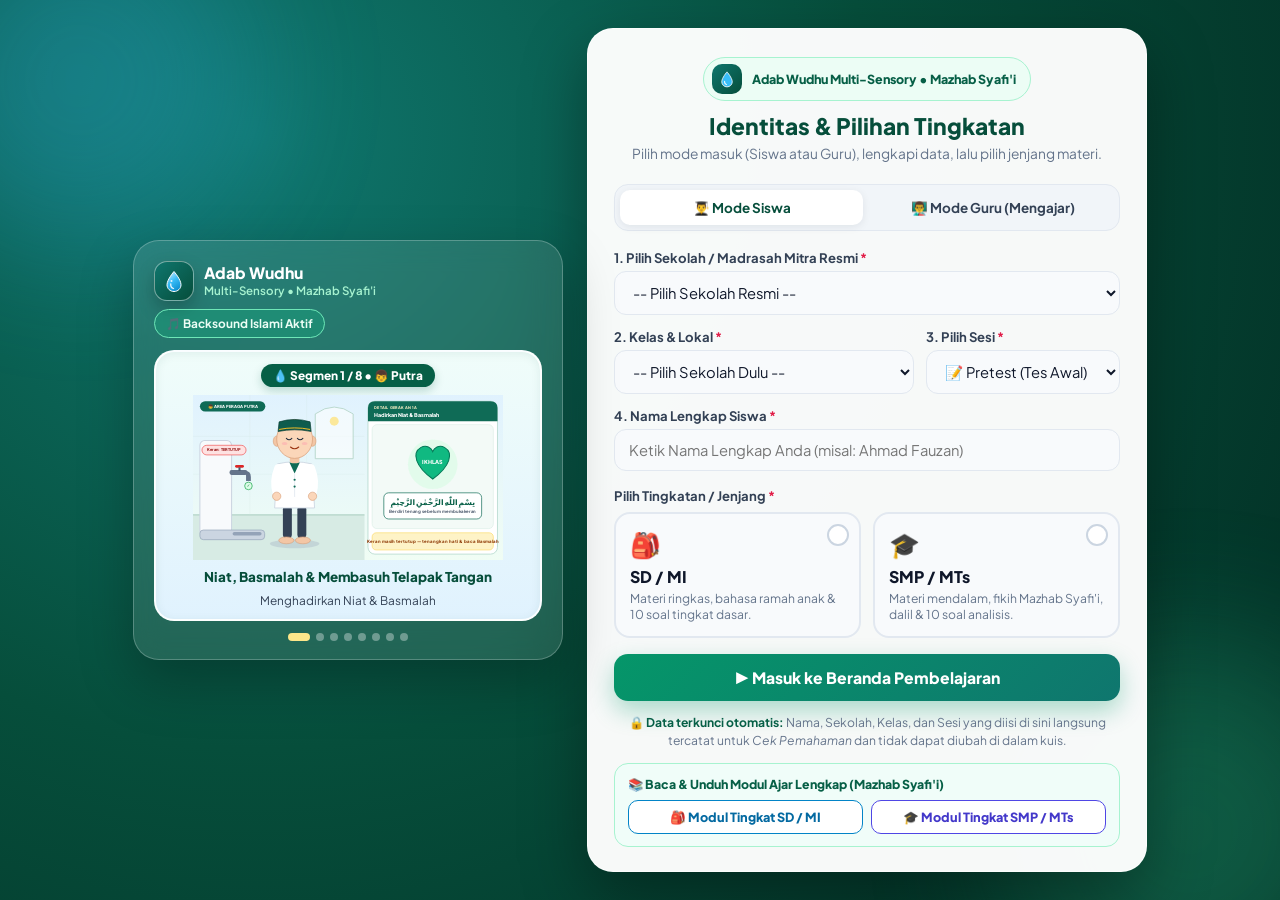
<file: sd/index.html>
<!DOCTYPE html>
<html lang="id">
<head>
  <meta charset="UTF-8" />
  <meta name="viewport" content="width=device-width, initial-scale=1.0" />
  <base href="../" />
  <title>Adab Wudhu Multi-Sensory — Tingkat SD / MI</title>
  <link rel="icon" type="image/svg+xml" href="data:image/svg+xml,%3Csvg xmlns='http://www.w3.org/2000/svg' viewBox='0 0 64 64'%3E%3Cdefs%3E%3ClinearGradient id='g' x1='0' y1='0' x2='1' y2='1'%3E%3Cstop offset='0%25' stop-color='%2338bdf8'/%3E%3Cstop offset='100%25' stop-color='%230f6b56'/%3E%3C/linearGradient%3E%3C/defs%3E%3Cpath d='M32 6 C32 6 12 28 12 42 C12 53 21 60 32 60 C43 60 52 53 52 42 C52 28 32 6 32 6 Z' fill='url(%23g)'/%3E%3Cpath d='M23 39 C22 45 25 50 30 52' stroke='white' stroke-width='3.5' stroke-linecap='round' fill='none' opacity='0.75'/%3E%3C/svg%3E" />
  <link rel="preconnect" href="https://fonts.googleapis.com" />
  <link rel="preconnect" href="https://fonts.gstatic.com" crossorigin />
  <link href="https://fonts.googleapis.com/css2?family=Amiri:wght@400;700&family=Plus+Jakarta+Sans:wght@400;500;600;700;800&display=swap" rel="stylesheet" />
  <link rel="stylesheet" href="css/styles.css" />
</head>
<body>
  <div class="app-shell">
    <!-- Top Navigation Bar -->
    <header class="topbar">
      <div class="topbar-inner">
        <button class="brand" id="btn-brand" type="button" aria-label="Kembali ke Beranda">
          <span class="brand-icon" aria-hidden="true">
            <svg viewBox="0 0 48 48" width="26" height="26" fill="none" xmlns="http://www.w3.org/2000/svg">
              <defs>
                <linearGradient id="dropGradNav" x1="10" y1="6" x2="38" y2="44" gradientUnits="userSpaceOnUse">
                  <stop offset="0%" stop-color="#e0f2fe"/>
                  <stop offset="45%" stop-color="#38bdf8"/>
                  <stop offset="100%" stop-color="#0284c7"/>
                </linearGradient>
              </defs>
              <path d="M24 5 C24 5 10 21 10 31.5 C10 39.2 16.3 45 24 45 C31.7 45 38 39.2 38 31.5 C38 21 24 5 24 5 Z" fill="url(#dropGradNav)" stroke="#ffffff" stroke-width="2"/>
              <path d="M17.5 30 C17 34.2 19.5 37.8 23 39" stroke="#ffffff" stroke-width="2.6" stroke-linecap="round" opacity="0.88"/>
              <circle cx="19" cy="24" r="2" fill="#ffffff" opacity="0.85"/>
            </svg>
          </span>
          <span class="brand-text">
            <strong>Adab Wudhu</strong>
            <small>Khusus Tingkat SD / MI</small>
          </span>
        </button>

        <nav class="nav-tabs" aria-label="Navigasi Utama">
          <button class="nav-tab active" data-view="home" type="button">
            <span class="nav-ico">🏠</span><span>Beranda</span>
          </button>
          <button class="nav-tab" data-view="learn" type="button">
            <span class="nav-ico">🎬</span><span>Animasi 8 Segmen</span>
          </button>
          <button class="nav-tab" data-view="gayung" type="button">
            <span class="nav-ico">🪣</span><span>Wudhu Gayung</span>
          </button>
          <button class="nav-tab" data-view="kinesthetic" type="button">
            <span class="nav-ico">✋</span><span>Zona Kinestetik</span>
          </button>
          <button class="nav-tab" data-view="quiz" type="button">
            <span class="nav-ico">✅</span><span>Cek Pemahaman</span>
          </button>
        </nav>

        <div class="topbar-actions">
          <button id="btn-fullscreen" class="icon-btn" type="button" title="Mode Layar Penuh / Proyektor">
            <span>⛶</span>
            <span class="hide-sm">Proyektor</span>
          </button>
        </div>
      </div>
    </header>

    <!-- Main Content Views -->
    <main class="main-content" id="main-content">
      <!-- VIEW 1: BERANDA -->
      <section class="view active" id="view-home" aria-labelledby="home-title">
        <div class="hero-card">
          <div class="hero-copy">
            <div class="hero-brand-row">
              <span class="hero-water-emblem" aria-hidden="true">
                <svg viewBox="0 0 64 64" width="38" height="38" fill="none" xmlns="http://www.w3.org/2000/svg">
                  <defs>
                    <linearGradient id="heroDrop" x1="16" y1="8" x2="48" y2="56" gradientUnits="userSpaceOnUse">
                      <stop offset="0%" stop-color="#e0f2fe"/>
                      <stop offset="50%" stop-color="#38bdf8"/>
                      <stop offset="100%" stop-color="#0369a1"/>
                    </linearGradient>
                  </defs>
                  <circle cx="32" cy="32" r="30" fill="rgba(255,255,255,0.14)" stroke="rgba(255,255,255,0.32)" stroke-width="1.5"/>
                  <path d="M32 10 C32 10 17 27 17 38 C17 46.3 23.7 53 32 53 C40.3 53 47 46.3 47 38 C47 27 32 10 32 10 Z" fill="url(#heroDrop)" stroke="#ffffff" stroke-width="2"/>
                  <path d="M24 36.5 C23.5 41.2 26.2 45.2 30.2 46.6" stroke="#ffffff" stroke-width="2.8" stroke-linecap="round" opacity="0.9"/>
                  <circle cx="25.5" cy="30" r="2.2" fill="#ffffff" opacity="0.88"/>
                </svg>
              </span>
              <span class="pill-badge" id="home-level-badge">🎒 Tingkat SD / MI • Materi Dasar &amp; Ramah Anak</span>
            </div>
            <h1 id="home-title">Belajar Tata Cara &amp; Adab Wudhu dengan Tenang dan Benar</h1>
            <p class="hero-desc" id="home-level-desc">
              Media pembelajaran interaktif <strong>Multi-Sensory Digital</strong> khusus <strong>Tingkat SD / MI</strong> yang memadukan animasi peragaan putra dan putri,
              panduan batas wajib Mazhab Syafi'i, narasi suara yang menenangkan, serta latihan kinestetik untuk membentuk adab berwudhu
              yang tertib, hemat air, dan penuh kekhusyukan.
            </p>
            <div class="hero-cta">
              <button class="btn btn-primary btn-lg" id="btn-start-learning" type="button">
                ▶ Mulai Belajar Segmen 1
              </button>
              <button class="btn btn-outline btn-lg" id="btn-go-kinesthetic" type="button">
                ✋ Latihan Kinestetik
              </button>
            </div>
            <div class="pillar-strip">
              <div class="pillar-item"><span>🎧</span> Audio &amp; BGM Islami</div>
              <div class="pillar-item"><span>👁️</span> 21 Animasi + Zoom Batas</div>
              <div class="pillar-item"><span>✋</span> Interaksi Kinestetik 3×</div>
              <div class="pillar-item"><span>🌿</span> Adab Hemat Air &amp; Thuma'ninah</div>
            </div>
          </div>

          <div class="hero-progress-box">
            <div class="progress-ring-wrap">
              <svg class="progress-ring" viewBox="0 0 120 120" aria-hidden="true">
                <circle class="ring-bg" cx="60" cy="60" r="50"></circle>
                <circle class="ring-fg" id="home-ring-fg" cx="60" cy="60" r="50"></circle>
              </svg>
              <div class="ring-center">
                <strong id="home-progress-pct">0%</strong>
                <span>Selesai</span>
              </div>
            </div>
            <div class="hero-stats">
              <div class="stat-chip">
                <strong id="stat-segments">0 / 8</strong>
                <span>Segmen Dipelajari</span>
              </div>
              <div class="stat-chip">
                <strong id="stat-kinesthetic">0 / 4</strong>
                <span>Batas Wajib Dikuasai</span>
              </div>
              <div class="stat-chip">
                <strong id="stat-quiz">Belum</strong>
                <span>Cek Pemahaman</span>
              </div>
            </div>
          </div>
        </div>

        <div class="section-header">
          <div>
            <h2>Peta 8 Segmen Pembelajaran Wudhu</h2>
            <p>Klik salah satu segmen untuk langsung membuka animasi gerakan, batas wajib, dan audio materinya.</p>
          </div>
          <span class="legend-inline">
            <span class="dot dot-rukun"></span> Rukun Wajib
            <span class="dot dot-sunnah"></span> Sunnah &amp; Adab
          </span>
        </div>

        <div class="segment-grid" id="home-segment-grid"></div>
      </section>

      <!-- VIEW 2: ANIMASI 8 SEGMEN -->
      <section class="view" id="view-learn" aria-labelledby="learn-title">
        <div class="learn-topbar">
          <div class="seg-stepper" id="learn-seg-stepper" role="tablist" aria-label="Pilih Segmen Wudhu"></div>
        </div>

        <div class="learn-layout">
          <!-- Left: Stage & Sub-movements -->
          <div class="stage-column">
            <div class="stage-card">
              <div class="stage-header">
                <div>
                  <div class="stage-badges">
                    <span class="badge-num" id="stage-seg-num">Segmen 1</span>
                    <span class="badge-law" id="stage-seg-law">Sunnah &amp; Adab</span>
                  </div>
                  <h2 id="learn-title">Judul Segmen</h2>
                </div>
                <div class="stage-controls-top">
                  <button class="btn btn-sm btn-soft" id="btn-toggle-zoom" type="button">
                    🔍 Zoom Batas Wajib
                  </button>
                  <button class="btn btn-sm btn-soft" id="btn-anim-play" type="button">
                    ⏸ Jeda Animasi
                  </button>
                </div>
              </div>

              <!-- Sub-movement tabs -->
              <div class="substep-bar" id="substep-bar"></div>

              <!-- Main Visual Stage: Side-by-Side Putra & Putri -->
              <div class="stage-viewport-wrap" id="stage-viewport">
                <div class="dual-stage-grid">
                  <div class="stage-pane">
                    <div class="stage-pane-label male">👦 Peragaan Putra</div>
                    <div class="cartoon-stage" id="cartoon-stage-male"></div>
                  </div>
                  <div class="stage-pane">
                    <div class="stage-pane-label female">👧 Peragaan Putri (Berhijab)</div>
                    <div class="cartoon-stage" id="cartoon-stage-female"></div>
                  </div>
                </div>
                <div class="zoom-overlay hidden" id="zoom-overlay">
                  <div class="zoom-header">
                    <strong id="zoom-title">Zoom Batas Wajib Mazhab Syafi'i</strong>
                    <button class="btn btn-xs btn-outline" id="btn-close-zoom" type="button">✕ Tutup Zoom</button>
                  </div>
                  <div class="zoom-canvas" id="zoom-canvas"></div>
                  <p class="zoom-caption" id="zoom-caption"></p>
                </div>
              </div>

              <!-- Sub-movement description bar -->
              <div class="substep-detail">
                <div class="substep-info">
                  <span class="substep-tag" id="substep-counter">Gerakan 1 dari 3</span>
                  <h3 id="substep-title">Judul Gerakan</h3>
                  <p id="substep-desc">Deskripsi gerakan spesifik.</p>
                </div>
                <div class="substep-nav">
                  <button class="btn btn-outline" id="btn-prev-sub" type="button">← Sebelumnya</button>
                  <button class="btn btn-primary" id="btn-next-sub" type="button">Gerakan Berikutnya →</button>
                </div>
              </div>
            </div>

            <!-- Arabic / Doa Box (shown when segment has doa/niat) -->
            <div class="doa-card hidden" id="doa-card">
              <div class="doa-label" id="doa-label">Bacaan Niat / Doa</div>
              <div class="doa-arabic" id="doa-arabic" dir="rtl"></div>
              <div class="doa-latin" id="doa-latin"></div>
              <div class="doa-meaning" id="doa-meaning"></div>
            </div>
          </div>

          <!-- Right: Inspector (Vocal UAS, Adab, Quick Kinesthetic) -->
          <aside class="inspector-column">
            <!-- Narator AI Studio (Terbagi Otomatis 8 Segmen & 21 Gerakan) -->
            <div class="panel-card vocal-card">
              <div class="panel-head">
                <span class="panel-ico">🎙️</span>
                <div>
                  <h3>Suara Narator AI (Studio)</h3>
                  <small id="ai-voice-subtitle">Terbagi otomatis per segmen &amp; gerakan (Offline)</small>
                </div>
              </div>

              <div class="ai-narrator-box">
                <div class="ai-play-row">
                  <button class="btn btn-primary btn-block" id="btn-ai-speak" type="button">
                    🔊 Putar Suara Gerakan Ini
                  </button>
                  <button class="btn btn-outline btn-sm hidden" id="btn-ai-stop" type="button">
                    ⏹ Stop
                  </button>
                </div>

                <button class="btn btn-soft btn-sm btn-block" id="btn-ai-speak-seg" type="button">
                  ▶ Putar Narasi Penuh Segmen Ini
                </button>

                <div class="ai-progress-track" aria-hidden="true">
                  <div class="ai-progress-fill" id="ai-progress-fill"></div>
                </div>

                <label class="auto-speak-toggle">
                  <input type="checkbox" id="chk-auto-narrate" checked />
                  <span>Otomatis putar suara saat pindah gerakan</span>
                </label>

                <div class="ai-rate-row">
                  <label for="ai-rate-select" class="mini-label">Kecepatan Suara:</label>
                  <select id="ai-rate-select" class="select-input select-sm">
                    <option value="0.9">Tenang (0.9×)</option>
                    <option value="1.0" selected>Asli / Natural (1.0×)</option>
                    <option value="1.1">Sedikit Cepat (1.1×)</option>
                  </select>
                </div>

                <p class="ai-tip-note" id="ai-tip-note">
                  ✅ <strong>Audio AI Studio terpasang (Offline)!</strong> Musik latar otomatis mengecil lembut saat narator berbicara.
                </p>
              </div>

              <div class="vocal-status hidden" id="vocal-status-box">
                <p id="vocal-status-text">MP3 Tambahan Segmen:</p>
                <div class="vocal-player-wrap" id="vocal-player-wrap">
                  <audio id="segment-audio-player" controls></audio>
                </div>
              </div>
            </div>

            <!-- Catatan Khusus Wudhu Perempuan (Selalu Tampil di Setiap Segmen) -->
            <div class="panel-card female-card" id="female-fiqh-card">
              <div class="panel-head">
                <span class="panel-ico female-ico">🧕</span>
                <div>
                  <h3 id="female-fiqh-title">Panduan Khusus Wudhu Perempuan</h3>
                  <small>Ketentuan Mazhab Syafi'i untuk Siswi Berhijab</small>
                </div>
              </div>
              <ul class="adab-list" id="female-fiqh-list"></ul>
              <div class="female-card-actions">
                <button class="btn btn-rose-soft btn-sm btn-block" id="btn-speak-female-note" type="button">
                  🔊 Bacakan Penjelasan Khusus Putri (AI)
                </button>
              </div>
            </div>

            <!-- Adab & Hikmah -->
            <div class="panel-card adab-card">
              <div class="panel-head">
                <span class="panel-ico">🌿</span>
                <div>
                  <h3 id="adab-card-title">Adab &amp; Batas Mazhab Syafi'i</h3>
                  <small id="adab-card-sub">Materi Tingkat SD / MI (Ringkas &amp; Praktis)</small>
                </div>
              </div>
              <ul class="adab-list" id="adab-list"></ul>
              <div class="water-tip" id="water-tip"></div>
            </div>

            <!-- Segment completion & jump to kinesthetic -->
            <div class="panel-card action-card">
              <button class="btn btn-emerald btn-block" id="btn-mark-seg-done" type="button">
                ✓ Tandai Segmen Ini Sudah Dipahami
              </button>
              <button class="btn btn-outline btn-block" id="btn-try-kinesthetic-seg" type="button">
                ✋ Praktik Kinestetik 3× Tenang
              </button>
            </div>
          </aside>
        </div>
      </section>

      <!-- VIEW 2B: WUDHU MENGGUNAKAN GAYUNG & BAK AIR -->
      <section class="view" id="view-gayung" aria-labelledby="gayung-title">
        <div class="section-header">
          <div>
            <h2 id="gayung-title">Panduan Berwudhu Menggunakan Gayung &amp; Bak Air</h2>
            <p>Solusi praktis sesuai <strong>Mazhab Syafi'i</strong> saat berwudhu menggunakan ember atau bak air (agar air tetap suci &amp; tidak <em>musta'mal</em>).</p>
          </div>
        </div>

        <div class="learn-topbar">
          <div class="seg-stepper" id="gayung-stepper" role="tablist" aria-label="Pilih Langkah Wudhu Gayung"></div>
        </div>

        <div class="stage-card">
          <div class="stage-header">
            <div>
              <div class="stage-badges">
                <span class="badge-num" id="gayung-step-num">Langkah 1 / 6</span>
                <span class="badge-law rukun" id="gayung-step-badge">KAIDAH EMAS MAZHAB SYAFI'I</span>
              </div>
              <h2 id="gayung-step-title">Judul Langkah Gayung</h2>
            </div>
            <div class="substep-nav">
              <button class="btn btn-outline btn-sm" id="btn-gayung-prev" type="button">← Sebelumnya</button>
              <button class="btn btn-primary btn-sm" id="btn-gayung-next" type="button">Selanjutnya →</button>
            </div>
          </div>

          <div class="gayung-stage-wrap">
            <div class="cartoon-stage" id="gayung-stage"></div>
          </div>

          <div class="gayung-detail-grid">
            <div class="panel-card">
              <div class="panel-head">
                <span class="panel-ico">🪣</span>
                <div>
                  <h3>Langkah Praktis Menggunakan Gayung</h3>
                  <small id="gayung-step-summary"></small>
                </div>
              </div>
              <ul class="adab-list" id="gayung-step-points"></ul>
            </div>

            <div class="panel-card">
              <div class="panel-head">
                <span class="panel-ico">⚖️</span>
                <div>
                  <h3>Kaidah Fikih &amp; Adab Air (Mazhab Syafi'i)</h3>
                  <small>Agar wudhu sah dan air bak tidak menjadi <em>musta'mal</em></small>
                </div>
              </div>
              <div class="water-tip" id="gayung-step-tip"></div>
              <ul class="adab-list" style="margin-top: 12px;">
                <li><strong>Bak Kecil (&lt; 2 Qullah / &lt; 216 liter):</strong> Jangan celupkan tangan langsung saat sudah niat wudhu; selalu sendok pakai gayung dan tuangkan di luar bak.</li>
                <li><strong>Bak Besar (≥ 2 Qullah / ±60×60×60 cm ke atas):</strong> Tidak mudah menjadi <em>musta'mal</em>, namun tetap lebih beradab dan bersih jika menggunakan gayung.</li>
                <li><strong>Hemat Air:</strong> Cukup 1–2 gayung dituang perlahan sudah mencukupi seluruh rukun wudhu.</li>
              </ul>
            </div>
          </div>
        </div>
      </section>

      <!-- VIEW 3: ZONA KINESTETIK SISWA -->
      <section class="view" id="view-kinesthetic" aria-labelledby="kin-title">
        <div class="section-header">
          <div>
            <h2 id="kin-title">Zona Interaksi Kinestetik Siswa</h2>
            <p>Latihan aktif menyentuh titik batas wajib wudhu dan praktik gerak kering (<em>dry rehearsal</em>) 3× dengan tempo tenang.</p>
          </div>
        </div>

        <div class="kin-grid">
          <!-- Tantangan 1: Sentuh Titik Batas Wajib -->
          <div class="panel-card kin-card">
            <div class="panel-head record-head-row">
              <div class="record-head-left">
                <span class="panel-ico">🎯</span>
                <div>
                  <h3>Tantangan 1: Temukan Urutan Batas Wajib</h3>
                  <small>Cari &amp; sentuh titik bertanda <strong>?</strong> secara berurutan dari awal hingga akhir!</small>
                </div>
              </div>
              <button class="btn btn-xs btn-outline" id="btn-reset-kin-area" type="button">↻ Ulangi</button>
            </div>

            <div class="kin-tabs" id="kin-area-tabs">
              <button class="kin-tab active" data-area="wajah" type="button">Wajah</button>
              <button class="kin-tab" data-area="tangan" type="button">Tangan &amp; Siku</button>
              <button class="kin-tab" data-area="kepala" type="button">Kepala</button>
              <button class="kin-tab" data-area="kaki" type="button">Kaki &amp; Mata Kaki</button>
            </div>

            <div class="hotspot-board" id="hotspot-board"></div>

            <div class="hotspot-feedback" id="hotspot-feedback">
              Cari dan sentuh titik awal batas wajib pada gambar di atas!
            </div>

            <div class="kin-nav-row">
              <button class="btn btn-outline btn-sm" id="btn-kin1-prev" type="button">← Sebelumnya</button>
              <span class="kin-nav-counter" id="kin1-counter">Area 1 / 4</span>
              <button class="btn btn-primary btn-sm" id="btn-kin1-next" type="button">Selanjutnya →</button>
            </div>
          </div>

          <!-- Tantangan 2: Panduan Gerak 3x Tenang (Thuma'ninah) -->
          <div class="panel-card kin-card">
            <div class="panel-head">
              <span class="panel-ico">🫧</span>
              <div>
                <h3>Tantangan 2: Gerak 3× Tenang (<em>Thuma'ninah</em>)</h3>
                <small>Pilih gerakan, perhatikan status keran, lalu ikuti panduan 3 hitungan secara tenang.</small>
              </div>
            </div>

            <div class="tempo-select-wrap">
              <label for="tempo-segment-select">Pilih Gerakan untuk Dipraktikkan:</label>
              <select id="tempo-segment-select" class="select-input"></select>
            </div>

            <div class="tempo-water-badge" id="tempo-water-badge">💧 Keran: Aliran Kecil (Hemat Air)</div>

            <div class="tempo-arena">
              <div class="tempo-circle" id="tempo-circle">
                <div class="tempo-inner">
                  <span class="tempo-count" id="tempo-count">Siap</span>
                  <small id="tempo-cue">Tekan Mulai</small>
                </div>
              </div>
              <div class="tempo-dots" id="tempo-dots">
                <span class="t-dot" data-step="1">1</span>
                <span class="t-dot" data-step="2">2</span>
                <span class="t-dot" data-step="3">3</span>
              </div>
              <p class="tempo-instruction" id="tempo-instruction">
                Berdiri tenang, baca Basmalah, lalu gosok telapak, punggung tangan, dan tautkan sela jari mengikuti 3 hitungan.
              </p>
              <div class="tempo-btns">
                <button class="btn btn-primary" id="btn-start-tempo" type="button">▶ Mulai Panduan 3×</button>
                <button class="btn btn-outline" id="btn-stop-tempo" type="button">⏹ Berhenti</button>
              </div>
            </div>

            <div class="kin-nav-row">
              <button class="btn btn-outline btn-sm" id="btn-kin2-prev" type="button">← Sebelumnya</button>
              <span class="kin-nav-counter" id="kin2-counter">Gerakan 1 / 8</span>
              <button class="btn btn-primary btn-sm" id="btn-kin2-next" type="button">Selanjutnya →</button>
            </div>
          </div>
        </div>
      </section>

      <!-- VIEW 4: CEK PEMAHAMAN (MANIPULATION CHECK) -->
      <section class="view" id="view-quiz" aria-labelledby="quiz-title">
        <div class="section-header">
          <div>
            <h2 id="quiz-title">Cek Pemahaman Singkat (10 Soal)</h2>
            <p>Digunakan guru sebagai <em>comprehension/manipulation check</em> pasca-penayangan media (mencakup seluruh 8 segmen, adab wudhu, serta ketentuan putra &amp; putri).</p>
          </div>
          <div class="quiz-header-actions">
            <button class="btn btn-outline btn-sm" id="btn-reset-quiz" type="button">↻ Ulangi Kuis</button>
            <button class="btn btn-soft btn-sm" id="btn-teacher-lock" type="button">🔒 Mode Guru</button>
          </div>
        </div>

        <div class="quiz-wrapper">
          <div class="quiz-student-bar quiz-student-locked">
            <div class="student-locked-header">
              <span>🔒 <strong>Identitas Siswa Terkunci</strong> — Diambil otomatis dari halaman awal (tidak dapat diubah di kuis).</span>
            </div>
            <div class="student-fields-row">
              <div class="student-field-level">
                <label for="student-level-select">Jenjang</label>
                <select id="student-level-select" class="select-input locked-input" disabled>
                  <option value="SD/MI" selected>SD / MI</option>
                </select>
              </div>
              <div class="student-field-name">
                <label for="student-name-input">Nama Lengkap</label>
                <input type="text" id="student-name-input" class="text-input locked-input" readonly disabled />
              </div>
              <div class="student-field-school">
                <label for="student-school-input">Asal Sekolah</label>
                <input type="text" id="student-school-input" class="text-input locked-input" readonly disabled />
              </div>
              <div class="student-field-class">
                <label for="student-class-input">Kelas</label>
                <input type="text" id="student-class-input" class="text-input locked-input" readonly disabled />
              </div>
            </div>
          </div>

          <div id="quiz-container" class="quiz-list"></div>

          <div class="quiz-result-card hidden" id="quiz-result-card">
            <div class="result-score-badge" id="result-score-badge">10 / 10 Terjawab</div>
            <h3 id="result-title">Seluruh Pertanyaan Sudah Dijawab!</h3>
            <p id="result-desc">Pastikan Nama Lengkap &amp; Kelas sudah terisi, lalu klik tombol di bawah untuk mengirim hasil kepada guru.</p>
            <div class="result-actions">
              <button class="btn btn-primary" id="btn-save-record" type="button">📤 Kirim &amp; Simpan Jawaban</button>
            </div>
            <p class="submit-locked-note hidden" id="submit-locked-note">
              🔒 Jawaban Anda berhasil dikirim &amp; tersimpan. Terima kasih telah mengerjakan dengan jujur!
            </p>
          </div>

          <!-- Panel Rekap Guru (TERKUNCI dengan PIN Guru agar siswa tidak bisa mengubah/menghapus) -->
          <div class="panel-card record-card hidden" id="record-card">
            <div class="panel-head record-head-row">
              <div class="record-head-left">
                <span class="panel-ico">📋</span>
                <div>
                  <h3>Rekap Cek Pemahaman Kelas (Khusus Guru — Terbuka)</h3>
                  <small>Hanya dapat diakses &amp; dikelola oleh guru menggunakan PIN.</small>
                </div>
              </div>
              <div class="record-teacher-btns">
                <button class="btn btn-emerald btn-sm" id="btn-export-csv" type="button">⬇ Unduh CSV</button>
                <button class="btn btn-rose-soft btn-sm" id="btn-clear-records" type="button">🗑️ Hapus Semua</button>
                <button class="btn btn-outline btn-sm" id="btn-teacher-relock" type="button">🔒 Kunci Lagi</button>
              </div>
            </div>

            <div class="sheets-sync-bar">
              <span id="sheets-status-badge" class="studio-status">Google Sheets: Belum dihubungkan</span>
              <input type="url" id="sheets-url-input" class="text-input select-sm" placeholder="Tempel URL Web App Google Apps Script (https://script.google.com/macros/s/.../exec)" />
              <button class="btn btn-soft btn-sm" id="btn-save-sheets-url" type="button">💾 Simpan URL Sheets</button>
            </div>

            <div class="table-wrap">
              <table class="data-table">
                <thead>
                  <tr>
                    <th>No</th>
                    <th>Nama / Kelas</th>
                    <th>Skor</th>
                    <th>Persentase</th>
                    <th>Status Kirim</th>
                    <th>Waktu</th>
                    <th>Aksi</th>
                  </tr>
                </thead>
                <tbody id="quiz-records-body">
                  <tr><td colspan="7" class="empty-row">Belum ada data tersimpan.</td></tr>
                </tbody>
              </table>
            </div>
          </div>
        </div>
      </section>
    </main>

    <!-- Toast Notification -->
    <div class="toast hidden" id="toast" role="status" aria-live="polite"></div>
  </div>

  <script>window.LOCKED_LEVEL = "sd";</script>
  <script src="js/data.js"></script>
  <script src="js/audio.js"></script>
  <script src="js/animator.js"></script>
  <script src="js/app.js"></script>
</body>
</html>
</file>
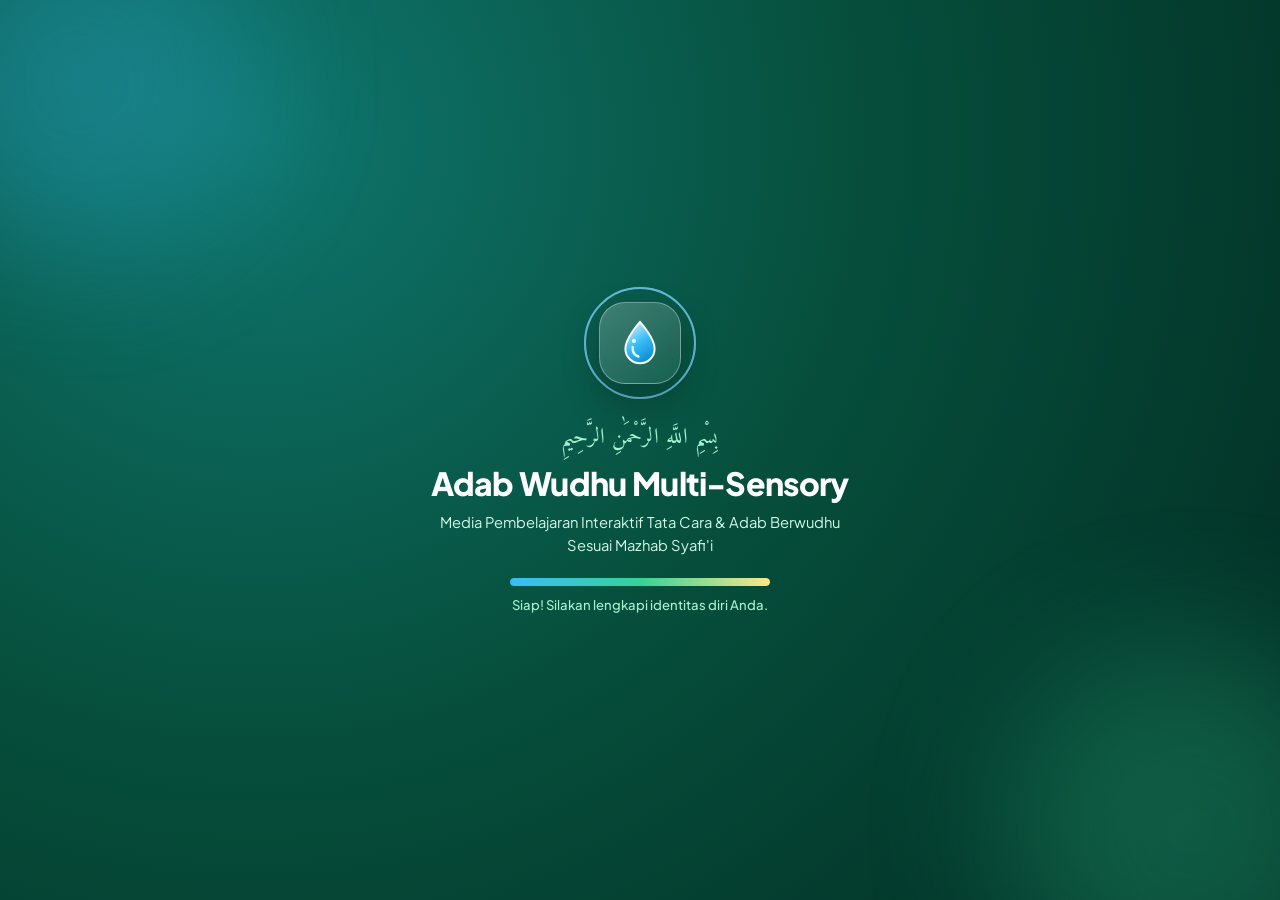
<file: smp/index.html>
<!DOCTYPE html>
<html lang="id">
<head>
  <meta charset="UTF-8" />
  <meta name="viewport" content="width=device-width, initial-scale=1.0" />
  <base href="../" />
  <title>Adab Wudhu Multi-Sensory — Tingkat SMP / MTs</title>
  <link rel="icon" type="image/svg+xml" href="data:image/svg+xml,%3Csvg xmlns='http://www.w3.org/2000/svg' viewBox='0 0 64 64'%3E%3Cdefs%3E%3ClinearGradient id='g' x1='0' y1='0' x2='1' y2='1'%3E%3Cstop offset='0%25' stop-color='%2338bdf8'/%3E%3Cstop offset='100%25' stop-color='%230f6b56'/%3E%3C/linearGradient%3E%3C/defs%3E%3Cpath d='M32 6 C32 6 12 28 12 42 C12 53 21 60 32 60 C43 60 52 53 52 42 C52 28 32 6 32 6 Z' fill='url(%23g)'/%3E%3Cpath d='M23 39 C22 45 25 50 30 52' stroke='white' stroke-width='3.5' stroke-linecap='round' fill='none' opacity='0.75'/%3E%3C/svg%3E" />
  <link rel="preconnect" href="https://fonts.googleapis.com" />
  <link rel="preconnect" href="https://fonts.gstatic.com" crossorigin />
  <link href="https://fonts.googleapis.com/css2?family=Amiri:wght@400;700&family=Plus+Jakarta+Sans:wght@400;500;600;700;800&display=swap" rel="stylesheet" />
  <link rel="stylesheet" href="css/styles.css" />
</head>
<body>
  <div class="app-shell">
    <!-- Top Navigation Bar -->
    <header class="topbar">
      <div class="topbar-inner">
        <button class="brand" id="btn-brand" type="button" aria-label="Kembali ke Beranda">
          <span class="brand-icon" aria-hidden="true">
            <svg viewBox="0 0 48 48" width="26" height="26" fill="none" xmlns="http://www.w3.org/2000/svg">
              <defs>
                <linearGradient id="dropGradNav" x1="10" y1="6" x2="38" y2="44" gradientUnits="userSpaceOnUse">
                  <stop offset="0%" stop-color="#e0f2fe"/>
                  <stop offset="45%" stop-color="#38bdf8"/>
                  <stop offset="100%" stop-color="#0284c7"/>
                </linearGradient>
              </defs>
              <path d="M24 5 C24 5 10 21 10 31.5 C10 39.2 16.3 45 24 45 C31.7 45 38 39.2 38 31.5 C38 21 24 5 24 5 Z" fill="url(#dropGradNav)" stroke="#ffffff" stroke-width="2"/>
              <path d="M17.5 30 C17 34.2 19.5 37.8 23 39" stroke="#ffffff" stroke-width="2.6" stroke-linecap="round" opacity="0.88"/>
              <circle cx="19" cy="24" r="2" fill="#ffffff" opacity="0.85"/>
            </svg>
          </span>
          <span class="brand-text">
            <strong>Adab Wudhu</strong>
            <small>Khusus Tingkat SMP / MTs</small>
          </span>
        </button>

        <nav class="nav-tabs" aria-label="Navigasi Utama">
          <button class="nav-tab active" data-view="home" type="button">
            <span class="nav-ico">🏠</span><span>Beranda</span>
          </button>
          <button class="nav-tab" data-view="learn" type="button">
            <span class="nav-ico">🎬</span><span>Animasi 8 Segmen</span>
          </button>
          <button class="nav-tab" data-view="gayung" type="button">
            <span class="nav-ico">🪣</span><span>Wudhu Gayung</span>
          </button>
          <button class="nav-tab" data-view="kinesthetic" type="button">
            <span class="nav-ico">✋</span><span>Zona Kinestetik</span>
          </button>
          <button class="nav-tab" data-view="quiz" type="button">
            <span class="nav-ico">✅</span><span>Cek Pemahaman</span>
          </button>
        </nav>

        <div class="topbar-actions">
          <button id="btn-fullscreen" class="icon-btn" type="button" title="Mode Layar Penuh / Proyektor">
            <span>⛶</span>
            <span class="hide-sm">Proyektor</span>
          </button>
        </div>
      </div>
    </header>

    <!-- Main Content Views -->
    <main class="main-content" id="main-content">
      <!-- VIEW 1: BERANDA -->
      <section class="view active" id="view-home" aria-labelledby="home-title">
        <div class="hero-card">
          <div class="hero-copy">
            <div class="hero-brand-row">
              <span class="hero-water-emblem" aria-hidden="true">
                <svg viewBox="0 0 64 64" width="38" height="38" fill="none" xmlns="http://www.w3.org/2000/svg">
                  <defs>
                    <linearGradient id="heroDrop" x1="16" y1="8" x2="48" y2="56" gradientUnits="userSpaceOnUse">
                      <stop offset="0%" stop-color="#e0f2fe"/>
                      <stop offset="50%" stop-color="#38bdf8"/>
                      <stop offset="100%" stop-color="#0369a1"/>
                    </linearGradient>
                  </defs>
                  <circle cx="32" cy="32" r="30" fill="rgba(255,255,255,0.14)" stroke="rgba(255,255,255,0.32)" stroke-width="1.5"/>
                  <path d="M32 10 C32 10 17 27 17 38 C17 46.3 23.7 53 32 53 C40.3 53 47 46.3 47 38 C47 27 32 10 32 10 Z" fill="url(#heroDrop)" stroke="#ffffff" stroke-width="2"/>
                  <path d="M24 36.5 C23.5 41.2 26.2 45.2 30.2 46.6" stroke="#ffffff" stroke-width="2.8" stroke-linecap="round" opacity="0.9"/>
                  <circle cx="25.5" cy="30" r="2.2" fill="#ffffff" opacity="0.88"/>
                </svg>
              </span>
              <span class="pill-badge" id="home-level-badge">🎓 Tingkat SMP / MTs • Pendalaman Fikih &amp; Dalil Mazhab Syafi'i</span>
            </div>
            <h1 id="home-title">Belajar Tata Cara &amp; Adab Wudhu dengan Tenang dan Benar</h1>
            <p class="hero-desc" id="home-level-desc">
              Media pembelajaran <strong>Multi-Sensory Digital</strong> khusus <strong>Tingkat SMP / MTs</strong> dengan pendalaman fikih Mazhab Syafi'i
              (<em>Fath al-Qarib</em> &amp; <em>Ihya' 'Ulum al-Din</em>), dalil anti-<em>israf</em>, kaidah air 2 qullah, serta soal studi kasus fikih remaja.
            </p>
            <div class="hero-cta">
              <button class="btn btn-primary btn-lg" id="btn-start-learning" type="button">
                ▶ Mulai Belajar Segmen 1
              </button>
              <button class="btn btn-outline btn-lg" id="btn-go-kinesthetic" type="button">
                ✋ Latihan Kinestetik
              </button>
            </div>
            <div class="pillar-strip">
              <div class="pillar-item"><span>🎧</span> Audio &amp; BGM Islami</div>
              <div class="pillar-item"><span>👁️</span> 21 Animasi + Zoom Batas</div>
              <div class="pillar-item"><span>✋</span> Interaksi Kinestetik 3×</div>
              <div class="pillar-item"><span>🌿</span> Adab Hemat Air &amp; Thuma'ninah</div>
            </div>
          </div>

          <div class="hero-progress-box">
            <div class="progress-ring-wrap">
              <svg class="progress-ring" viewBox="0 0 120 120" aria-hidden="true">
                <circle class="ring-bg" cx="60" cy="60" r="50"></circle>
                <circle class="ring-fg" id="home-ring-fg" cx="60" cy="60" r="50"></circle>
              </svg>
              <div class="ring-center">
                <strong id="home-progress-pct">0%</strong>
                <span>Selesai</span>
              </div>
            </div>
            <div class="hero-stats">
              <div class="stat-chip">
                <strong id="stat-segments">0 / 8</strong>
                <span>Segmen Dipelajari</span>
              </div>
              <div class="stat-chip">
                <strong id="stat-kinesthetic">0 / 4</strong>
                <span>Batas Wajib Dikuasai</span>
              </div>
              <div class="stat-chip">
                <strong id="stat-quiz">Belum</strong>
                <span>Cek Pemahaman</span>
              </div>
            </div>
          </div>
        </div>

        <div class="section-header">
          <div>
            <h2>Peta 8 Segmen Pembelajaran Wudhu</h2>
            <p>Klik salah satu segmen untuk langsung membuka animasi gerakan, batas wajib, dan audio materinya.</p>
          </div>
          <span class="legend-inline">
            <span class="dot dot-rukun"></span> Rukun Wajib
            <span class="dot dot-sunnah"></span> Sunnah &amp; Adab
          </span>
        </div>

        <div class="segment-grid" id="home-segment-grid"></div>
      </section>

      <!-- VIEW 2: ANIMASI 8 SEGMEN -->
      <section class="view" id="view-learn" aria-labelledby="learn-title">
        <div class="learn-topbar">
          <div class="seg-stepper" id="learn-seg-stepper" role="tablist" aria-label="Pilih Segmen Wudhu"></div>
        </div>

        <div class="learn-layout">
          <!-- Left: Stage & Sub-movements -->
          <div class="stage-column">
            <div class="stage-card">
              <div class="stage-header">
                <div>
                  <div class="stage-badges">
                    <span class="badge-num" id="stage-seg-num">Segmen 1</span>
                    <span class="badge-law" id="stage-seg-law">Sunnah &amp; Adab</span>
                  </div>
                  <h2 id="learn-title">Judul Segmen</h2>
                </div>
                <div class="stage-controls-top">
                  <button class="btn btn-sm btn-soft" id="btn-toggle-zoom" type="button">
                    🔍 Zoom Batas Wajib
                  </button>
                  <button class="btn btn-sm btn-soft" id="btn-anim-play" type="button">
                    ⏸ Jeda Animasi
                  </button>
                </div>
              </div>

              <!-- Sub-movement tabs -->
              <div class="substep-bar" id="substep-bar"></div>

              <!-- Main Visual Stage: Side-by-Side Putra & Putri -->
              <div class="stage-viewport-wrap" id="stage-viewport">
                <div class="dual-stage-grid">
                  <div class="stage-pane">
                    <div class="stage-pane-label male">👦 Peragaan Putra</div>
                    <div class="cartoon-stage" id="cartoon-stage-male"></div>
                  </div>
                  <div class="stage-pane">
                    <div class="stage-pane-label female">👧 Peragaan Putri (Berhijab)</div>
                    <div class="cartoon-stage" id="cartoon-stage-female"></div>
                  </div>
                </div>
                <div class="zoom-overlay hidden" id="zoom-overlay">
                  <div class="zoom-header">
                    <strong id="zoom-title">Zoom Batas Wajib Mazhab Syafi'i</strong>
                    <button class="btn btn-xs btn-outline" id="btn-close-zoom" type="button">✕ Tutup Zoom</button>
                  </div>
                  <div class="zoom-canvas" id="zoom-canvas"></div>
                  <p class="zoom-caption" id="zoom-caption"></p>
                </div>
              </div>

              <!-- Sub-movement description bar -->
              <div class="substep-detail">
                <div class="substep-info">
                  <span class="substep-tag" id="substep-counter">Gerakan 1 dari 3</span>
                  <h3 id="substep-title">Judul Gerakan</h3>
                  <p id="substep-desc">Deskripsi gerakan spesifik.</p>
                </div>
                <div class="substep-nav">
                  <button class="btn btn-outline" id="btn-prev-sub" type="button">← Sebelumnya</button>
                  <button class="btn btn-primary" id="btn-next-sub" type="button">Gerakan Berikutnya →</button>
                </div>
              </div>
            </div>

            <!-- Arabic / Doa Box (shown when segment has doa/niat) -->
            <div class="doa-card hidden" id="doa-card">
              <div class="doa-label" id="doa-label">Bacaan Niat / Doa</div>
              <div class="doa-arabic" id="doa-arabic" dir="rtl"></div>
              <div class="doa-latin" id="doa-latin"></div>
              <div class="doa-meaning" id="doa-meaning"></div>
            </div>
          </div>

          <!-- Right: Inspector (Vocal UAS, Adab, Quick Kinesthetic) -->
          <aside class="inspector-column">
            <!-- Narator AI Studio (Terbagi Otomatis 8 Segmen & 21 Gerakan) -->
            <div class="panel-card vocal-card">
              <div class="panel-head">
                <span class="panel-ico">🎙️</span>
                <div>
                  <h3>Suara Narator AI (Studio)</h3>
                  <small id="ai-voice-subtitle">Terbagi otomatis per segmen &amp; gerakan (Offline)</small>
                </div>
              </div>

              <div class="ai-narrator-box">
                <div class="ai-play-row">
                  <button class="btn btn-primary btn-block" id="btn-ai-speak" type="button">
                    🔊 Putar Suara Gerakan Ini
                  </button>
                  <button class="btn btn-outline btn-sm hidden" id="btn-ai-stop" type="button">
                    ⏹ Stop
                  </button>
                </div>

                <button class="btn btn-soft btn-sm btn-block" id="btn-ai-speak-seg" type="button">
                  ▶ Putar Narasi Penuh Segmen Ini
                </button>

                <div class="ai-progress-track" aria-hidden="true">
                  <div class="ai-progress-fill" id="ai-progress-fill"></div>
                </div>

                <label class="auto-speak-toggle">
                  <input type="checkbox" id="chk-auto-narrate" checked />
                  <span>Otomatis putar suara saat pindah gerakan</span>
                </label>

                <div class="ai-rate-row">
                  <label for="ai-rate-select" class="mini-label">Kecepatan Suara:</label>
                  <select id="ai-rate-select" class="select-input select-sm">
                    <option value="0.9">Tenang (0.9×)</option>
                    <option value="1.0" selected>Asli / Natural (1.0×)</option>
                    <option value="1.1">Sedikit Cepat (1.1×)</option>
                  </select>
                </div>

                <p class="ai-tip-note" id="ai-tip-note">
                  ✅ <strong>Audio AI Studio terpasang (Offline)!</strong> Musik latar otomatis mengecil lembut saat narator berbicara.
                </p>
              </div>

              <div class="vocal-status hidden" id="vocal-status-box">
                <p id="vocal-status-text">MP3 Tambahan Segmen:</p>
                <div class="vocal-player-wrap" id="vocal-player-wrap">
                  <audio id="segment-audio-player" controls></audio>
                </div>
              </div>
            </div>

            <!-- Catatan Khusus Wudhu Perempuan (Selalu Tampil di Setiap Segmen) -->
            <div class="panel-card female-card" id="female-fiqh-card">
              <div class="panel-head">
                <span class="panel-ico female-ico">🧕</span>
                <div>
                  <h3 id="female-fiqh-title">Panduan Khusus Wudhu Perempuan</h3>
                  <small>Ketentuan Mazhab Syafi'i untuk Siswi Berhijab</small>
                </div>
              </div>
              <ul class="adab-list" id="female-fiqh-list"></ul>
              <div class="female-card-actions">
                <button class="btn btn-rose-soft btn-sm btn-block" id="btn-speak-female-note" type="button">
                  🔊 Bacakan Penjelasan Khusus Putri (AI)
                </button>
              </div>
            </div>

            <!-- Adab & Hikmah -->
            <div class="panel-card adab-card">
              <div class="panel-head">
                <span class="panel-ico">🌿</span>
                <div>
                  <h3 id="adab-card-title">Adab &amp; Batas Mazhab Syafi'i</h3>
                  <small id="adab-card-sub">Materi Tingkat SD / MI (Ringkas &amp; Praktis)</small>
                </div>
              </div>
              <ul class="adab-list" id="adab-list"></ul>
              <div class="water-tip" id="water-tip"></div>
            </div>

            <!-- Segment completion & jump to kinesthetic -->
            <div class="panel-card action-card">
              <button class="btn btn-emerald btn-block" id="btn-mark-seg-done" type="button">
                ✓ Tandai Segmen Ini Sudah Dipahami
              </button>
              <button class="btn btn-outline btn-block" id="btn-try-kinesthetic-seg" type="button">
                ✋ Praktik Kinestetik 3× Tenang
              </button>
            </div>
          </aside>
        </div>
      </section>

      <!-- VIEW 2B: WUDHU MENGGUNAKAN GAYUNG & BAK AIR -->
      <section class="view" id="view-gayung" aria-labelledby="gayung-title">
        <div class="section-header">
          <div>
            <h2 id="gayung-title">Panduan Berwudhu Menggunakan Gayung &amp; Bak Air</h2>
            <p>Solusi praktis sesuai <strong>Mazhab Syafi'i</strong> saat berwudhu menggunakan ember atau bak air (agar air tetap suci &amp; tidak <em>musta'mal</em>).</p>
          </div>
        </div>

        <div class="learn-topbar">
          <div class="seg-stepper" id="gayung-stepper" role="tablist" aria-label="Pilih Langkah Wudhu Gayung"></div>
        </div>

        <div class="stage-card">
          <div class="stage-header">
            <div>
              <div class="stage-badges">
                <span class="badge-num" id="gayung-step-num">Langkah 1 / 6</span>
                <span class="badge-law rukun" id="gayung-step-badge">KAIDAH EMAS MAZHAB SYAFI'I</span>
              </div>
              <h2 id="gayung-step-title">Judul Langkah Gayung</h2>
            </div>
            <div class="substep-nav">
              <button class="btn btn-outline btn-sm" id="btn-gayung-prev" type="button">← Sebelumnya</button>
              <button class="btn btn-primary btn-sm" id="btn-gayung-next" type="button">Selanjutnya →</button>
            </div>
          </div>

          <div class="gayung-stage-wrap">
            <div class="cartoon-stage" id="gayung-stage"></div>
          </div>

          <div class="gayung-detail-grid">
            <div class="panel-card">
              <div class="panel-head">
                <span class="panel-ico">🪣</span>
                <div>
                  <h3>Langkah Praktis Menggunakan Gayung</h3>
                  <small id="gayung-step-summary"></small>
                </div>
              </div>
              <ul class="adab-list" id="gayung-step-points"></ul>
            </div>

            <div class="panel-card">
              <div class="panel-head">
                <span class="panel-ico">⚖️</span>
                <div>
                  <h3>Kaidah Fikih &amp; Adab Air (Mazhab Syafi'i)</h3>
                  <small>Agar wudhu sah dan air bak tidak menjadi <em>musta'mal</em></small>
                </div>
              </div>
              <div class="water-tip" id="gayung-step-tip"></div>
              <ul class="adab-list" style="margin-top: 12px;">
                <li><strong>Bak Kecil (&lt; 2 Qullah / &lt; 216 liter):</strong> Jangan celupkan tangan langsung saat sudah niat wudhu; selalu sendok pakai gayung dan tuangkan di luar bak.</li>
                <li><strong>Bak Besar (≥ 2 Qullah / ±60×60×60 cm ke atas):</strong> Tidak mudah menjadi <em>musta'mal</em>, namun tetap lebih beradab dan bersih jika menggunakan gayung.</li>
                <li><strong>Hemat Air:</strong> Cukup 1–2 gayung dituang perlahan sudah mencukupi seluruh rukun wudhu.</li>
              </ul>
            </div>
          </div>
        </div>
      </section>

      <!-- VIEW 3: ZONA KINESTETIK SISWA -->
      <section class="view" id="view-kinesthetic" aria-labelledby="kin-title">
        <div class="section-header">
          <div>
            <h2 id="kin-title">Zona Interaksi Kinestetik Siswa</h2>
            <p>Latihan aktif menyentuh titik batas wajib wudhu dan praktik gerak kering (<em>dry rehearsal</em>) 3× dengan tempo tenang.</p>
          </div>
        </div>

        <div class="kin-grid">
          <!-- Tantangan 1: Sentuh Titik Batas Wajib -->
          <div class="panel-card kin-card">
            <div class="panel-head record-head-row">
              <div class="record-head-left">
                <span class="panel-ico">🎯</span>
                <div>
                  <h3>Tantangan 1: Temukan Urutan Batas Wajib</h3>
                  <small>Cari &amp; sentuh titik bertanda <strong>?</strong> secara berurutan dari awal hingga akhir!</small>
                </div>
              </div>
              <button class="btn btn-xs btn-outline" id="btn-reset-kin-area" type="button">↻ Ulangi</button>
            </div>

            <div class="kin-tabs" id="kin-area-tabs">
              <button class="kin-tab active" data-area="wajah" type="button">Wajah</button>
              <button class="kin-tab" data-area="tangan" type="button">Tangan &amp; Siku</button>
              <button class="kin-tab" data-area="kepala" type="button">Kepala</button>
              <button class="kin-tab" data-area="kaki" type="button">Kaki &amp; Mata Kaki</button>
            </div>

            <div class="hotspot-board" id="hotspot-board"></div>

            <div class="hotspot-feedback" id="hotspot-feedback">
              Cari dan sentuh titik awal batas wajib pada gambar di atas!
            </div>

            <div class="kin-nav-row">
              <button class="btn btn-outline btn-sm" id="btn-kin1-prev" type="button">← Sebelumnya</button>
              <span class="kin-nav-counter" id="kin1-counter">Area 1 / 4</span>
              <button class="btn btn-primary btn-sm" id="btn-kin1-next" type="button">Selanjutnya →</button>
            </div>
          </div>

          <!-- Tantangan 2: Panduan Gerak 3x Tenang (Thuma'ninah) -->
          <div class="panel-card kin-card">
            <div class="panel-head">
              <span class="panel-ico">🫧</span>
              <div>
                <h3>Tantangan 2: Gerak 3× Tenang (<em>Thuma'ninah</em>)</h3>
                <small>Pilih gerakan, perhatikan status keran, lalu ikuti panduan 3 hitungan secara tenang.</small>
              </div>
            </div>

            <div class="tempo-select-wrap">
              <label for="tempo-segment-select">Pilih Gerakan untuk Dipraktikkan:</label>
              <select id="tempo-segment-select" class="select-input"></select>
            </div>

            <div class="tempo-water-badge" id="tempo-water-badge">💧 Keran: Aliran Kecil (Hemat Air)</div>

            <div class="tempo-arena">
              <div class="tempo-circle" id="tempo-circle">
                <div class="tempo-inner">
                  <span class="tempo-count" id="tempo-count">Siap</span>
                  <small id="tempo-cue">Tekan Mulai</small>
                </div>
              </div>
              <div class="tempo-dots" id="tempo-dots">
                <span class="t-dot" data-step="1">1</span>
                <span class="t-dot" data-step="2">2</span>
                <span class="t-dot" data-step="3">3</span>
              </div>
              <p class="tempo-instruction" id="tempo-instruction">
                Berdiri tenang, baca Basmalah, lalu gosok telapak, punggung tangan, dan tautkan sela jari mengikuti 3 hitungan.
              </p>
              <div class="tempo-btns">
                <button class="btn btn-primary" id="btn-start-tempo" type="button">▶ Mulai Panduan 3×</button>
                <button class="btn btn-outline" id="btn-stop-tempo" type="button">⏹ Berhenti</button>
              </div>
            </div>

            <div class="kin-nav-row">
              <button class="btn btn-outline btn-sm" id="btn-kin2-prev" type="button">← Sebelumnya</button>
              <span class="kin-nav-counter" id="kin2-counter">Gerakan 1 / 8</span>
              <button class="btn btn-primary btn-sm" id="btn-kin2-next" type="button">Selanjutnya →</button>
            </div>
          </div>
        </div>
      </section>

      <!-- VIEW 4: CEK PEMAHAMAN (MANIPULATION CHECK) -->
      <section class="view" id="view-quiz" aria-labelledby="quiz-title">
        <div class="section-header">
          <div>
            <h2 id="quiz-title">Cek Pemahaman Singkat (10 Soal)</h2>
            <p>Digunakan guru sebagai <em>comprehension/manipulation check</em> pasca-penayangan media (mencakup seluruh 8 segmen, adab wudhu, serta ketentuan putra &amp; putri).</p>
          </div>
          <div class="quiz-header-actions">
            <button class="btn btn-outline btn-sm" id="btn-reset-quiz" type="button">↻ Ulangi Kuis</button>
            <button class="btn btn-soft btn-sm" id="btn-teacher-lock" type="button">🔒 Mode Guru</button>
          </div>
        </div>

        <div class="quiz-wrapper">
          <div class="quiz-student-bar quiz-student-locked">
            <div class="student-locked-header">
              <span>🔒 <strong>Identitas Siswa Terkunci</strong> — Diambil otomatis dari halaman awal (tidak dapat diubah di kuis).</span>
            </div>
            <div class="student-fields-row">
              <div class="student-field-level">
                <label for="student-level-select">Jenjang</label>
                <select id="student-level-select" class="select-input locked-input" disabled>
                  <option value="SMP/MTs" selected>SMP / MTs</option>
                </select>
              </div>
              <div class="student-field-name">
                <label for="student-name-input">Nama Lengkap</label>
                <input type="text" id="student-name-input" class="text-input locked-input" readonly disabled />
              </div>
              <div class="student-field-school">
                <label for="student-school-input">Asal Sekolah</label>
                <input type="text" id="student-school-input" class="text-input locked-input" readonly disabled />
              </div>
              <div class="student-field-class">
                <label for="student-class-input">Kelas</label>
                <input type="text" id="student-class-input" class="text-input locked-input" readonly disabled />
              </div>
            </div>
          </div>

          <div id="quiz-container" class="quiz-list"></div>

          <div class="quiz-result-card hidden" id="quiz-result-card">
            <div class="result-score-badge" id="result-score-badge">10 / 10 Terjawab</div>
            <h3 id="result-title">Seluruh Pertanyaan Sudah Dijawab!</h3>
            <p id="result-desc">Pastikan Nama Lengkap &amp; Kelas sudah terisi, lalu klik tombol di bawah untuk mengirim hasil kepada guru.</p>
            <div class="result-actions">
              <button class="btn btn-primary" id="btn-save-record" type="button">📤 Kirim &amp; Simpan Jawaban</button>
            </div>
            <p class="submit-locked-note hidden" id="submit-locked-note">
              🔒 Jawaban Anda berhasil dikirim &amp; tersimpan. Terima kasih telah mengerjakan dengan jujur!
            </p>
          </div>

          <!-- Panel Rekap Guru (TERKUNCI dengan PIN Guru agar siswa tidak bisa mengubah/menghapus) -->
          <div class="panel-card record-card hidden" id="record-card">
            <div class="panel-head record-head-row">
              <div class="record-head-left">
                <span class="panel-ico">📋</span>
                <div>
                  <h3>Rekap Cek Pemahaman Kelas (Khusus Guru — Terbuka)</h3>
                  <small>Hanya dapat diakses &amp; dikelola oleh guru menggunakan PIN.</small>
                </div>
              </div>
              <div class="record-teacher-btns">
                <button class="btn btn-emerald btn-sm" id="btn-export-csv" type="button">⬇ Unduh CSV</button>
                <button class="btn btn-rose-soft btn-sm" id="btn-clear-records" type="button">🗑️ Hapus Semua</button>
                <button class="btn btn-outline btn-sm" id="btn-teacher-relock" type="button">🔒 Kunci Lagi</button>
              </div>
            </div>

            <div class="sheets-sync-bar">
              <span id="sheets-status-badge" class="studio-status">Google Sheets: Belum dihubungkan</span>
              <input type="url" id="sheets-url-input" class="text-input select-sm" placeholder="Tempel URL Web App Google Apps Script (https://script.google.com/macros/s/.../exec)" />
              <button class="btn btn-soft btn-sm" id="btn-save-sheets-url" type="button">💾 Simpan URL Sheets</button>
            </div>

            <div class="table-wrap">
              <table class="data-table">
                <thead>
                  <tr>
                    <th>No</th>
                    <th>Nama / Kelas</th>
                    <th>Skor</th>
                    <th>Persentase</th>
                    <th>Status Kirim</th>
                    <th>Waktu</th>
                    <th>Aksi</th>
                  </tr>
                </thead>
                <tbody id="quiz-records-body">
                  <tr><td colspan="7" class="empty-row">Belum ada data tersimpan.</td></tr>
                </tbody>
              </table>
            </div>
          </div>
        </div>
      </section>
    </main>

    <!-- Toast Notification -->
    <div class="toast hidden" id="toast" role="status" aria-live="polite"></div>
  </div>

  <script>window.LOCKED_LEVEL = "smp";</script>
  <script src="js/data.js"></script>
  <script src="js/audio.js"></script>
  <script src="js/animator.js"></script>
  <script src="js/app.js"></script>
</body>
</html>
</file>
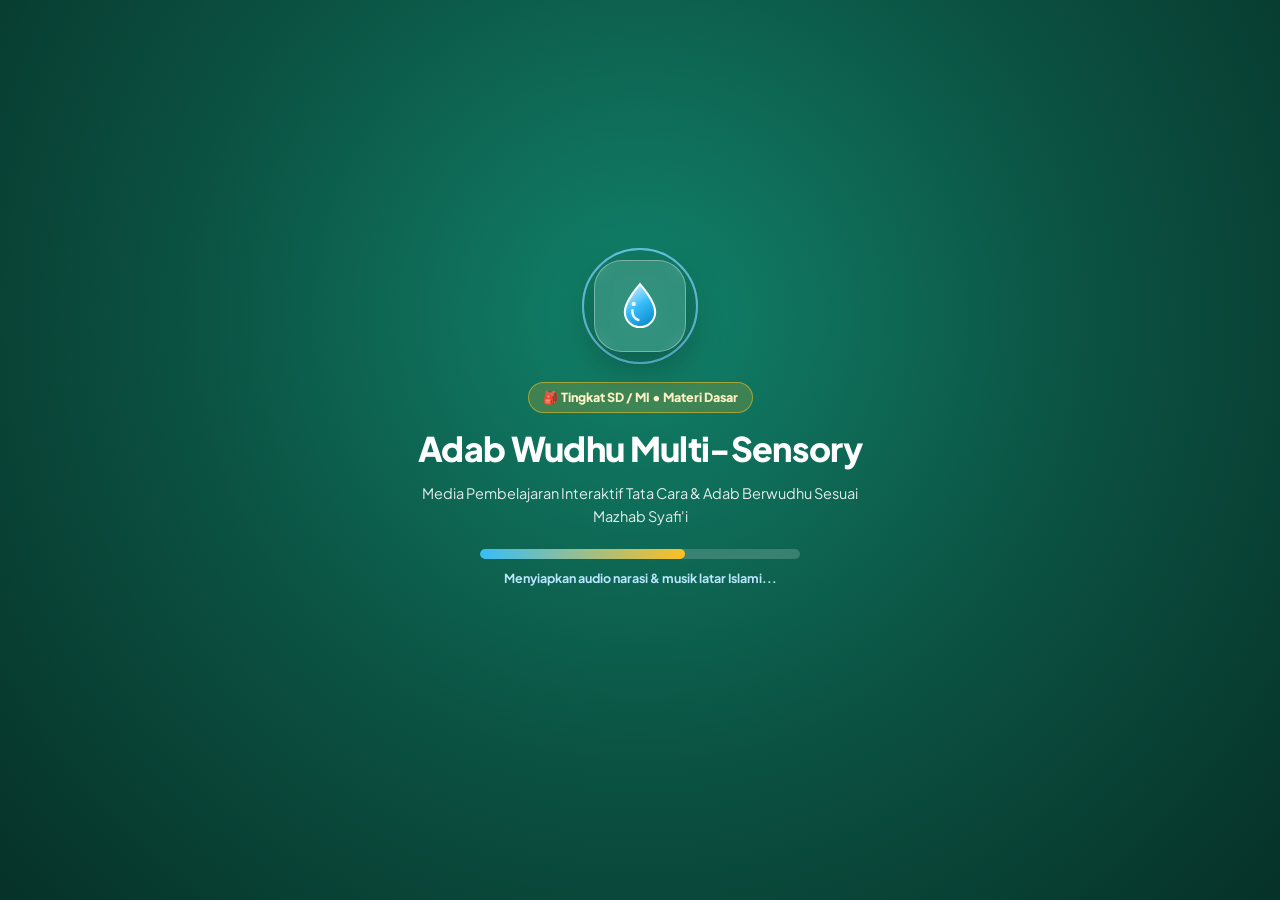
<file: web-adab-wudhu/index.html>
<!DOCTYPE html>
<html lang="id">
<head>
  <meta charset="UTF-8" />
  <meta name="viewport" content="width=device-width, initial-scale=1.0" />
  <title>Adab Wudhu Multi-Sensory — Media Pembelajaran Interaktif Madrasah</title>
  <link rel="icon" type="image/svg+xml" href="data:image/svg+xml,%3Csvg xmlns='http://www.w3.org/2000/svg' viewBox='0 0 64 64'%3E%3Cdefs%3E%3ClinearGradient id='g' x1='0' y1='0' x2='1' y2='1'%3E%3Cstop offset='0%25' stop-color='%2338bdf8'/%3E%3Cstop offset='100%25' stop-color='%230f6b56'/%3E%3C/linearGradient%3E%3C/defs%3E%3Cpath d='M32 6 C32 6 12 28 12 42 C12 53 21 60 32 60 C43 60 52 53 52 42 C52 28 32 6 32 6 Z' fill='url(%23g)'/%3E%3Cpath d='M23 39 C22 45 25 50 30 52' stroke='white' stroke-width='3.5' stroke-linecap='round' fill='none' opacity='0.75'/%3E%3C/svg%3E" />
  <link rel="preconnect" href="https://fonts.googleapis.com" />
  <link rel="preconnect" href="https://fonts.gstatic.com" crossorigin />
  <link href="https://fonts.googleapis.com/css2?family=Amiri:wght@400;700&family=Plus+Jakarta+Sans:wght@400;500;600;700;800&display=swap" rel="stylesheet" />
  <link rel="stylesheet" href="css/styles.css" />
</head>
<body>
  <div class="app-shell">
    <!-- Top Navigation Bar -->
    <header class="topbar">
      <div class="topbar-inner">
        <button class="brand" id="btn-brand" type="button" aria-label="Kembali ke Beranda">
          <span class="brand-icon" aria-hidden="true">
            <svg viewBox="0 0 48 48" width="26" height="26" fill="none" xmlns="http://www.w3.org/2000/svg">
              <defs>
                <linearGradient id="dropGradNav" x1="10" y1="6" x2="38" y2="44" gradientUnits="userSpaceOnUse">
                  <stop offset="0%" stop-color="#e0f2fe"/>
                  <stop offset="45%" stop-color="#38bdf8"/>
                  <stop offset="100%" stop-color="#0284c7"/>
                </linearGradient>
              </defs>
              <path d="M24 5 C24 5 10 21 10 31.5 C10 39.2 16.3 45 24 45 C31.7 45 38 39.2 38 31.5 C38 21 24 5 24 5 Z" fill="url(#dropGradNav)" stroke="#ffffff" stroke-width="2"/>
              <path d="M17.5 30 C17 34.2 19.5 37.8 23 39" stroke="#ffffff" stroke-width="2.6" stroke-linecap="round" opacity="0.88"/>
              <circle cx="19" cy="24" r="2" fill="#ffffff" opacity="0.85"/>
            </svg>
          </span>
          <span class="brand-text">
            <strong>Adab Wudhu</strong>
            <small>Multi-Sensory Madrasah</small>
          </span>
        </button>

        <nav class="nav-tabs" aria-label="Navigasi Utama">
          <button class="nav-tab active" data-view="home" type="button">
            <span class="nav-ico">🏠</span><span>Beranda</span>
          </button>
          <button class="nav-tab" data-view="learn" type="button">
            <span class="nav-ico">🎬</span><span>Animasi 8 Segmen</span>
          </button>
          <button class="nav-tab" data-view="gayung" type="button">
            <span class="nav-ico">🪣</span><span>Wudhu Gayung</span>
          </button>
          <button class="nav-tab" data-view="kinesthetic" type="button">
            <span class="nav-ico">✋</span><span>Zona Kinestetik</span>
          </button>
          <button class="nav-tab" data-view="quiz" type="button">
            <span class="nav-ico">✅</span><span>Cek Pemahaman</span>
          </button>
        </nav>

        <div class="topbar-actions">
          <button id="btn-fullscreen" class="icon-btn" type="button" title="Mode Layar Penuh / Proyektor">
            <span>⛶</span>
            <span class="hide-sm">Proyektor</span>
          </button>
        </div>
      </div>
    </header>

    <!-- Main Content Views -->
    <main class="main-content" id="main-content">
      <!-- VIEW 1: BERANDA -->
      <section class="view active" id="view-home" aria-labelledby="home-title">
        <div class="hero-card">
          <div class="hero-copy">
            <div class="hero-brand-row">
              <span class="hero-water-emblem" aria-hidden="true">
                <svg viewBox="0 0 64 64" width="38" height="38" fill="none" xmlns="http://www.w3.org/2000/svg">
                  <defs>
                    <linearGradient id="heroDrop" x1="16" y1="8" x2="48" y2="56" gradientUnits="userSpaceOnUse">
                      <stop offset="0%" stop-color="#e0f2fe"/>
                      <stop offset="50%" stop-color="#38bdf8"/>
                      <stop offset="100%" stop-color="#0369a1"/>
                    </linearGradient>
                  </defs>
                  <circle cx="32" cy="32" r="30" fill="rgba(255,255,255,0.14)" stroke="rgba(255,255,255,0.32)" stroke-width="1.5"/>
                  <path d="M32 10 C32 10 17 27 17 38 C17 46.3 23.7 53 32 53 C40.3 53 47 46.3 47 38 C47 27 32 10 32 10 Z" fill="url(#heroDrop)" stroke="#ffffff" stroke-width="2"/>
                  <path d="M24 36.5 C23.5 41.2 26.2 45.2 30.2 46.6" stroke="#ffffff" stroke-width="2.8" stroke-linecap="round" opacity="0.9"/>
                  <circle cx="25.5" cy="30" r="2.2" fill="#ffffff" opacity="0.88"/>
                </svg>
              </span>
              <span class="pill-badge">Mazhab Syafi'i • KMA No. 183/2019</span>
            </div>
            <h1 id="home-title">Belajar Tata Cara &amp; Adab Wudhu dengan Tenang dan Benar</h1>
            <p class="hero-desc">
              Media pembelajaran interaktif <strong>Multi-Sensory Digital</strong> yang memadukan animasi peragaan putra dan putri,
              panduan batas wajib Mazhab Syafi'i, narasi suara yang menenangkan, serta latihan kinestetik untuk membentuk adab berwudhu
              yang tertib, hemat air, dan penuh kekhusyukan.
            </p>
            <div class="hero-cta">
              <button class="btn btn-primary btn-lg" id="btn-start-learning" type="button">
                ▶ Mulai Belajar Segmen 1
              </button>
              <button class="btn btn-outline btn-lg" id="btn-go-kinesthetic" type="button">
                ✋ Latihan Kinestetik
              </button>
            </div>
            <div class="pillar-strip">
              <div class="pillar-item"><span>🎧</span> Audio &amp; BGM Islami</div>
              <div class="pillar-item"><span>👁️</span> 21 Animasi + Zoom Batas</div>
              <div class="pillar-item"><span>✋</span> Interaksi Kinestetik 3×</div>
              <div class="pillar-item"><span>🌿</span> Adab Hemat Air &amp; Thuma'ninah</div>
            </div>
          </div>

          <div class="hero-progress-box">
            <div class="progress-ring-wrap">
              <svg class="progress-ring" viewBox="0 0 120 120" aria-hidden="true">
                <circle class="ring-bg" cx="60" cy="60" r="50"></circle>
                <circle class="ring-fg" id="home-ring-fg" cx="60" cy="60" r="50"></circle>
              </svg>
              <div class="ring-center">
                <strong id="home-progress-pct">0%</strong>
                <span>Selesai</span>
              </div>
            </div>
            <div class="hero-stats">
              <div class="stat-chip">
                <strong id="stat-segments">0 / 8</strong>
                <span>Segmen Dipelajari</span>
              </div>
              <div class="stat-chip">
                <strong id="stat-kinesthetic">0 / 4</strong>
                <span>Batas Wajib Dikuasai</span>
              </div>
              <div class="stat-chip">
                <strong id="stat-quiz">Belum</strong>
                <span>Cek Pemahaman</span>
              </div>
            </div>
          </div>
        </div>

        <div class="section-header">
          <div>
            <h2>Peta 8 Segmen Pembelajaran Wudhu</h2>
            <p>Klik salah satu segmen untuk langsung membuka animasi gerakan, batas wajib, dan audio materinya.</p>
          </div>
          <span class="legend-inline">
            <span class="dot dot-rukun"></span> Rukun Wajib
            <span class="dot dot-sunnah"></span> Sunnah &amp; Adab
          </span>
        </div>

        <div class="segment-grid" id="home-segment-grid"></div>
      </section>

      <!-- VIEW 2: ANIMASI 8 SEGMEN -->
      <section class="view" id="view-learn" aria-labelledby="learn-title">
        <div class="learn-topbar">
          <div class="seg-stepper" id="learn-seg-stepper" role="tablist" aria-label="Pilih Segmen Wudhu"></div>
        </div>

        <div class="learn-layout">
          <!-- Left: Stage & Sub-movements -->
          <div class="stage-column">
            <div class="stage-card">
              <div class="stage-header">
                <div>
                  <div class="stage-badges">
                    <span class="badge-num" id="stage-seg-num">Segmen 1</span>
                    <span class="badge-law" id="stage-seg-law">Sunnah &amp; Adab</span>
                  </div>
                  <h2 id="learn-title">Judul Segmen</h2>
                </div>
                <div class="stage-controls-top">
                  <button class="btn btn-sm btn-soft" id="btn-toggle-zoom" type="button">
                    🔍 Zoom Batas Wajib
                  </button>
                  <button class="btn btn-sm btn-soft" id="btn-anim-play" type="button">
                    ⏸ Jeda Animasi
                  </button>
                </div>
              </div>

              <!-- Sub-movement tabs -->
              <div class="substep-bar" id="substep-bar"></div>

              <!-- Main Visual Stage: Side-by-Side Putra & Putri -->
              <div class="stage-viewport-wrap" id="stage-viewport">
                <div class="dual-stage-grid">
                  <div class="stage-pane">
                    <div class="stage-pane-label male">👦 Peragaan Putra</div>
                    <div class="cartoon-stage" id="cartoon-stage-male"></div>
                  </div>
                  <div class="stage-pane">
                    <div class="stage-pane-label female">👧 Peragaan Putri (Berhijab)</div>
                    <div class="cartoon-stage" id="cartoon-stage-female"></div>
                  </div>
                </div>
                <div class="zoom-overlay hidden" id="zoom-overlay">
                  <div class="zoom-header">
                    <strong id="zoom-title">Zoom Batas Wajib Mazhab Syafi'i</strong>
                    <button class="btn btn-xs btn-outline" id="btn-close-zoom" type="button">✕ Tutup Zoom</button>
                  </div>
                  <div class="zoom-canvas" id="zoom-canvas"></div>
                  <p class="zoom-caption" id="zoom-caption"></p>
                </div>
              </div>

              <!-- Sub-movement description bar -->
              <div class="substep-detail">
                <div class="substep-info">
                  <span class="substep-tag" id="substep-counter">Gerakan 1 dari 3</span>
                  <h3 id="substep-title">Judul Gerakan</h3>
                  <p id="substep-desc">Deskripsi gerakan spesifik.</p>
                </div>
                <div class="substep-nav">
                  <button class="btn btn-outline" id="btn-prev-sub" type="button">← Sebelumnya</button>
                  <button class="btn btn-primary" id="btn-next-sub" type="button">Gerakan Berikutnya →</button>
                </div>
              </div>
            </div>

            <!-- Arabic / Doa Box (shown when segment has doa/niat) -->
            <div class="doa-card hidden" id="doa-card">
              <div class="doa-label" id="doa-label">Bacaan Niat / Doa</div>
              <div class="doa-arabic" id="doa-arabic" dir="rtl"></div>
              <div class="doa-latin" id="doa-latin"></div>
              <div class="doa-meaning" id="doa-meaning"></div>
            </div>
          </div>

          <!-- Right: Inspector (Vocal UAS, Adab, Quick Kinesthetic) -->
          <aside class="inspector-column">
            <!-- Narator AI Studio (Terbagi Otomatis 8 Segmen & 21 Gerakan) -->
            <div class="panel-card vocal-card">
              <div class="panel-head">
                <span class="panel-ico">🎙️</span>
                <div>
                  <h3>Suara Narator AI (Studio)</h3>
                  <small id="ai-voice-subtitle">Terbagi otomatis per segmen &amp; gerakan (Offline)</small>
                </div>
              </div>

              <div class="ai-narrator-box">
                <div class="ai-play-row">
                  <button class="btn btn-primary btn-block" id="btn-ai-speak" type="button">
                    🔊 Putar Suara Gerakan Ini
                  </button>
                  <button class="btn btn-outline btn-sm hidden" id="btn-ai-stop" type="button">
                    ⏹ Stop
                  </button>
                </div>

                <button class="btn btn-soft btn-sm btn-block" id="btn-ai-speak-seg" type="button">
                  ▶ Putar Narasi Penuh Segmen Ini
                </button>

                <div class="ai-progress-track" aria-hidden="true">
                  <div class="ai-progress-fill" id="ai-progress-fill"></div>
                </div>

                <label class="auto-speak-toggle">
                  <input type="checkbox" id="chk-auto-narrate" checked />
                  <span>Otomatis putar suara saat pindah gerakan</span>
                </label>

                <div class="ai-rate-row">
                  <label for="ai-rate-select" class="mini-label">Kecepatan Suara:</label>
                  <select id="ai-rate-select" class="select-input select-sm">
                    <option value="0.9">Tenang (0.9×)</option>
                    <option value="1.0" selected>Asli / Natural (1.0×)</option>
                    <option value="1.1">Sedikit Cepat (1.1×)</option>
                  </select>
                </div>

                <p class="ai-tip-note" id="ai-tip-note">
                  ✅ <strong>Audio AI Studio terpasang (Offline)!</strong> Musik latar otomatis mengecil lembut saat narator berbicara.
                </p>
              </div>

              <div class="vocal-status hidden" id="vocal-status-box">
                <p id="vocal-status-text">MP3 Tambahan Segmen:</p>
                <div class="vocal-player-wrap" id="vocal-player-wrap">
                  <audio id="segment-audio-player" controls></audio>
                </div>
              </div>
            </div>

            <!-- Catatan Khusus Wudhu Perempuan (Selalu Tampil di Setiap Segmen) -->
            <div class="panel-card female-card" id="female-fiqh-card">
              <div class="panel-head">
                <span class="panel-ico female-ico">🧕</span>
                <div>
                  <h3 id="female-fiqh-title">Panduan Khusus Wudhu Perempuan</h3>
                  <small>Ketentuan Mazhab Syafi'i untuk Siswi Berhijab</small>
                </div>
              </div>
              <ul class="adab-list" id="female-fiqh-list"></ul>
              <div class="female-card-actions">
                <button class="btn btn-rose-soft btn-sm btn-block" id="btn-speak-female-note" type="button">
                  🔊 Bacakan Penjelasan Khusus Putri (AI)
                </button>
              </div>
            </div>

            <!-- Adab & Hikmah -->
            <div class="panel-card adab-card">
              <div class="panel-head">
                <span class="panel-ico">🌿</span>
                <div>
                  <h3>Adab &amp; Batas Mazhab Syafi'i</h3>
                  <small>Fokus Penilaian Adab Wudhu (Y)</small>
                </div>
              </div>
              <ul class="adab-list" id="adab-list"></ul>
              <div class="water-tip" id="water-tip"></div>
            </div>

            <!-- Segment completion & jump to kinesthetic -->
            <div class="panel-card action-card">
              <button class="btn btn-emerald btn-block" id="btn-mark-seg-done" type="button">
                ✓ Tandai Segmen Ini Sudah Dipahami
              </button>
              <button class="btn btn-outline btn-block" id="btn-try-kinesthetic-seg" type="button">
                ✋ Praktik Kinestetik 3× Tenang
              </button>
            </div>
          </aside>
        </div>
      </section>

      <!-- VIEW 2B: WUDHU MENGGUNAKAN GAYUNG & BAK AIR -->
      <section class="view" id="view-gayung" aria-labelledby="gayung-title">
        <div class="section-header">
          <div>
            <h2 id="gayung-title">Panduan Berwudhu Menggunakan Gayung &amp; Bak Air</h2>
            <p>Solusi praktis sesuai <strong>Mazhab Syafi'i</strong> saat berwudhu menggunakan ember atau bak air (agar air tetap suci &amp; tidak <em>musta'mal</em>).</p>
          </div>
        </div>

        <div class="learn-topbar">
          <div class="seg-stepper" id="gayung-stepper" role="tablist" aria-label="Pilih Langkah Wudhu Gayung"></div>
        </div>

        <div class="stage-card">
          <div class="stage-header">
            <div>
              <div class="stage-badges">
                <span class="badge-num" id="gayung-step-num">Langkah 1 / 6</span>
                <span class="badge-law rukun" id="gayung-step-badge">KAIDAH EMAS MAZHAB SYAFI'I</span>
              </div>
              <h2 id="gayung-step-title">Judul Langkah Gayung</h2>
            </div>
            <div class="substep-nav">
              <button class="btn btn-outline btn-sm" id="btn-gayung-prev" type="button">← Sebelumnya</button>
              <button class="btn btn-primary btn-sm" id="btn-gayung-next" type="button">Selanjutnya →</button>
            </div>
          </div>

          <div class="gayung-stage-wrap">
            <div class="cartoon-stage" id="gayung-stage"></div>
          </div>

          <div class="gayung-detail-grid">
            <div class="panel-card">
              <div class="panel-head">
                <span class="panel-ico">🪣</span>
                <div>
                  <h3>Langkah Praktis Menggunakan Gayung</h3>
                  <small id="gayung-step-summary"></small>
                </div>
              </div>
              <ul class="adab-list" id="gayung-step-points"></ul>
            </div>

            <div class="panel-card">
              <div class="panel-head">
                <span class="panel-ico">⚖️</span>
                <div>
                  <h3>Kaidah Fikih &amp; Adab Air (Mazhab Syafi'i)</h3>
                  <small>Agar wudhu sah dan air bak tidak menjadi <em>musta'mal</em></small>
                </div>
              </div>
              <div class="water-tip" id="gayung-step-tip"></div>
              <ul class="adab-list" style="margin-top: 12px;">
                <li><strong>Bak Kecil (&lt; 2 Qullah / &lt; 216 liter):</strong> Jangan celupkan tangan langsung saat sudah niat wudhu; selalu sendok pakai gayung dan tuangkan di luar bak.</li>
                <li><strong>Bak Besar (≥ 2 Qullah / ±60×60×60 cm ke atas):</strong> Tidak mudah menjadi <em>musta'mal</em>, namun tetap lebih beradab dan bersih jika menggunakan gayung.</li>
                <li><strong>Hemat Air:</strong> Cukup 1–2 gayung dituang perlahan sudah mencukupi seluruh rukun wudhu.</li>
              </ul>
            </div>
          </div>
        </div>
      </section>

      <!-- VIEW 3: ZONA KINESTETIK SISWA -->
      <section class="view" id="view-kinesthetic" aria-labelledby="kin-title">
        <div class="section-header">
          <div>
            <h2 id="kin-title">Zona Interaksi Kinestetik Siswa</h2>
            <p>Latihan aktif menyentuh titik batas wajib wudhu dan praktik gerak kering (<em>dry rehearsal</em>) 3× dengan tempo tenang.</p>
          </div>
        </div>

        <div class="kin-grid">
          <!-- Tantangan 1: Sentuh Titik Batas Wajib -->
          <div class="panel-card kin-card">
            <div class="panel-head record-head-row">
              <div class="record-head-left">
                <span class="panel-ico">🎯</span>
                <div>
                  <h3>Tantangan 1: Temukan Urutan Batas Wajib</h3>
                  <small>Cari &amp; sentuh titik bertanda <strong>?</strong> secara berurutan dari awal hingga akhir!</small>
                </div>
              </div>
              <button class="btn btn-xs btn-outline" id="btn-reset-kin-area" type="button">↻ Ulangi</button>
            </div>

            <div class="kin-tabs" id="kin-area-tabs">
              <button class="kin-tab active" data-area="wajah" type="button">Wajah</button>
              <button class="kin-tab" data-area="tangan" type="button">Tangan &amp; Siku</button>
              <button class="kin-tab" data-area="kepala" type="button">Kepala</button>
              <button class="kin-tab" data-area="kaki" type="button">Kaki &amp; Mata Kaki</button>
            </div>

            <div class="hotspot-board" id="hotspot-board"></div>

            <div class="hotspot-feedback" id="hotspot-feedback">
              Cari dan sentuh titik awal batas wajib pada gambar di atas!
            </div>

            <div class="kin-nav-row">
              <button class="btn btn-outline btn-sm" id="btn-kin1-prev" type="button">← Sebelumnya</button>
              <span class="kin-nav-counter" id="kin1-counter">Area 1 / 4</span>
              <button class="btn btn-primary btn-sm" id="btn-kin1-next" type="button">Selanjutnya →</button>
            </div>
          </div>

          <!-- Tantangan 2: Panduan Gerak 3x Tenang (Thuma'ninah) -->
          <div class="panel-card kin-card">
            <div class="panel-head">
              <span class="panel-ico">🫧</span>
              <div>
                <h3>Tantangan 2: Gerak 3× Tenang (<em>Thuma'ninah</em>)</h3>
                <small>Pilih gerakan, perhatikan status keran, lalu ikuti panduan 3 hitungan secara tenang.</small>
              </div>
            </div>

            <div class="tempo-select-wrap">
              <label for="tempo-segment-select">Pilih Gerakan untuk Dipraktikkan:</label>
              <select id="tempo-segment-select" class="select-input"></select>
            </div>

            <div class="tempo-water-badge" id="tempo-water-badge">💧 Keran: Aliran Kecil (Hemat Air)</div>

            <div class="tempo-arena">
              <div class="tempo-circle" id="tempo-circle">
                <div class="tempo-inner">
                  <span class="tempo-count" id="tempo-count">Siap</span>
                  <small id="tempo-cue">Tekan Mulai</small>
                </div>
              </div>
              <div class="tempo-dots" id="tempo-dots">
                <span class="t-dot" data-step="1">1</span>
                <span class="t-dot" data-step="2">2</span>
                <span class="t-dot" data-step="3">3</span>
              </div>
              <p class="tempo-instruction" id="tempo-instruction">
                Berdiri tenang, baca Basmalah, lalu gosok telapak, punggung tangan, dan tautkan sela jari mengikuti 3 hitungan.
              </p>
              <div class="tempo-btns">
                <button class="btn btn-primary" id="btn-start-tempo" type="button">▶ Mulai Panduan 3×</button>
                <button class="btn btn-outline" id="btn-stop-tempo" type="button">⏹ Berhenti</button>
              </div>
            </div>

            <div class="kin-nav-row">
              <button class="btn btn-outline btn-sm" id="btn-kin2-prev" type="button">← Sebelumnya</button>
              <span class="kin-nav-counter" id="kin2-counter">Gerakan 1 / 8</span>
              <button class="btn btn-primary btn-sm" id="btn-kin2-next" type="button">Selanjutnya →</button>
            </div>
          </div>
        </div>
      </section>

      <!-- VIEW 4: CEK PEMAHAMAN (MANIPULATION CHECK) -->
      <section class="view" id="view-quiz" aria-labelledby="quiz-title">
        <div class="section-header">
          <div>
            <h2 id="quiz-title">Cek Pemahaman Singkat (10 Soal)</h2>
            <p>Digunakan guru sebagai <em>comprehension/manipulation check</em> pasca-penayangan media (mencakup seluruh 8 segmen, adab wudhu, serta ketentuan putra &amp; putri).</p>
          </div>
          <div class="quiz-header-actions">
            <button class="btn btn-outline btn-sm" id="btn-reset-quiz" type="button">↻ Ulangi Kuis</button>
            <button class="btn btn-soft btn-sm" id="btn-teacher-lock" type="button">🔒 Mode Guru</button>
          </div>
        </div>

        <div class="quiz-wrapper">
          <div class="quiz-student-bar">
            <label for="student-name-input">Nama Lengkap &amp; Kelas Siswa (Wajib diisi):</label>
            <input type="text" id="student-name-input" class="text-input" placeholder="Contoh: Ahmad Fauzi — Kelas VII-A" />
          </div>

          <div id="quiz-container" class="quiz-list"></div>

          <div class="quiz-result-card hidden" id="quiz-result-card">
            <div class="result-score-badge" id="result-score-badge">10 / 10 Terjawab</div>
            <h3 id="result-title">Seluruh Pertanyaan Sudah Dijawab!</h3>
            <p id="result-desc">Pastikan Nama Lengkap &amp; Kelas sudah terisi, lalu klik tombol di bawah untuk mengirim hasil kepada guru.</p>
            <div class="result-actions">
              <button class="btn btn-primary" id="btn-save-record" type="button">📤 Kirim &amp; Simpan Jawaban</button>
            </div>
            <p class="submit-locked-note hidden" id="submit-locked-note">
              🔒 Jawaban Anda berhasil dikirim &amp; tersimpan. Terima kasih telah mengerjakan dengan jujur!
            </p>
          </div>

          <!-- Panel Rekap Guru (TERKUNCI dengan PIN Guru agar siswa tidak bisa mengubah/menghapus) -->
          <div class="panel-card record-card hidden" id="record-card">
            <div class="panel-head record-head-row">
              <div class="record-head-left">
                <span class="panel-ico">📋</span>
                <div>
                  <h3>Rekap Cek Pemahaman Kelas (Khusus Guru — Terbuka)</h3>
                  <small>Hanya dapat diakses &amp; dikelola oleh guru menggunakan PIN.</small>
                </div>
              </div>
              <div class="record-teacher-btns">
                <button class="btn btn-emerald btn-sm" id="btn-export-csv" type="button">⬇ Unduh CSV</button>
                <button class="btn btn-rose-soft btn-sm" id="btn-clear-records" type="button">🗑️ Hapus Semua</button>
                <button class="btn btn-outline btn-sm" id="btn-teacher-relock" type="button">🔒 Kunci Lagi</button>
              </div>
            </div>

            <div class="sheets-sync-bar">
              <span id="sheets-status-badge" class="studio-status">Google Sheets: Belum dihubungkan</span>
              <input type="url" id="sheets-url-input" class="text-input select-sm" placeholder="Tempel URL Web App Google Apps Script (https://script.google.com/macros/s/.../exec)" />
              <button class="btn btn-soft btn-sm" id="btn-save-sheets-url" type="button">💾 Simpan URL Sheets</button>
            </div>

            <div class="table-wrap">
              <table class="data-table">
                <thead>
                  <tr>
                    <th>No</th>
                    <th>Nama / Kelas</th>
                    <th>Skor</th>
                    <th>Persentase</th>
                    <th>Status Kirim</th>
                    <th>Waktu</th>
                    <th>Aksi</th>
                  </tr>
                </thead>
                <tbody id="quiz-records-body">
                  <tr><td colspan="7" class="empty-row">Belum ada data tersimpan.</td></tr>
                </tbody>
              </table>
            </div>
          </div>
        </div>
      </section>
    </main>

    <!-- Toast Notification -->
    <div class="toast hidden" id="toast" role="status" aria-live="polite"></div>
  </div>

  <script src="js/data.js"></script>
  <script src="js/audio.js"></script>
  <script src="js/animator.js"></script>
  <script src="js/app.js"></script>
</body>
</html>
</file>
<file: web-adab-wudhu/css/styles.css>
:root {
  --bg: #f6f4ee;
  --surface: #ffffff;
  --surface-soft: #f0f7f4;
  --border: #e3e8e5;
  --text: #162925;
  --text-muted: #556b65;
  --emerald: #0f6b56;
  --emerald-dark: #0a4f3f;
  --emerald-light: #e3f5ef;
  --teal: #14b8a6;
  --amber: #d97706;
  --amber-soft: #fef3c7;
  --sky: #0284c7;
  --sky-soft: #e0f2fe;
  --rose: #e11d48;
  --rose-soft: #ffe4e6;
  --radius-sm: 10px;
  --radius-md: 16px;
  --radius-lg: 22px;
  --shadow-sm: 0 2px 8px rgba(15, 65, 53, 0.06);
  --shadow-md: 0 10px 28px rgba(15, 65, 53, 0.09);
  --font-sans: 'Plus Jakarta Sans', 'Segoe UI', system-ui, -apple-system, sans-serif;
  --font-arabic: 'Amiri', 'Traditional Arabic', 'Times New Roman', serif;
}

*, *::before, *::after {
  box-sizing: border-box;
}

html, body {
  margin: 0;
  padding: 0;
  background: var(--bg);
  color: var(--text);
  font-family: var(--font-sans);
  line-height: 1.55;
  -webkit-font-smoothing: antialiased;
}

button, input, select {
  font-family: inherit;
}

.hidden {
  display: none !important;
}

/* ==================== TOPBAR ==================== */
.topbar {
  position: sticky;
  top: 0;
  z-index: 40;
  background: rgba(255, 255, 255, 0.92);
  backdrop-filter: blur(12px);
  border-bottom: 1px solid var(--border);
}

.topbar-inner {
  max-width: 1460px;
  margin: 0 auto;
  padding: 10px 24px;
  display: flex;
  align-items: center;
  justify-content: space-between;
  gap: 14px;
  flex-wrap: wrap;
}

.brand {
  display: flex;
  align-items: center;
  gap: 10px;
  background: none;
  border: none;
  cursor: pointer;
  padding: 4px 6px;
  border-radius: 12px;
  text-align: left;
  transition: background 0.15s;
}

.brand:hover {
  background: var(--emerald-light);
}

.brand-icon {
  width: 40px;
  height: 40px;
  border-radius: 12px;
  background: linear-gradient(135deg, var(--emerald), var(--teal));
  display: grid;
  place-items: center;
  font-size: 20px;
  box-shadow: 0 4px 12px rgba(15, 107, 86, 0.25);
}

.brand-text strong {
  display: block;
  font-size: 16px;
  font-weight: 800;
  color: var(--emerald-dark);
  line-height: 1.15;
}

.brand-text small {
  display: block;
  font-size: 11px;
  font-weight: 600;
  color: var(--text-muted);
}

.nav-tabs {
  display: flex;
  align-items: center;
  gap: 6px;
  background: var(--bg);
  padding: 5px;
  border-radius: 14px;
  border: 1px solid var(--border);
  overflow-x: auto;
  max-width: 100%;
}

.nav-tab {
  display: inline-flex;
  align-items: center;
  gap: 6px;
  border: none;
  background: transparent;
  color: var(--text-muted);
  font-size: 13.5px;
  font-weight: 600;
  padding: 8px 13px;
  border-radius: 10px;
  cursor: pointer;
  white-space: nowrap;
  transition: all 0.18s ease;
}

.nav-tab:hover {
  color: var(--emerald-dark);
  background: rgba(15, 107, 86, 0.08);
}

.nav-tab.active {
  background: var(--emerald);
  color: #ffffff;
  box-shadow: 0 4px 10px rgba(15, 107, 86, 0.24);
}

.topbar-actions {
  display: flex;
  align-items: center;
  gap: 8px;
}

.level-switch {
  display: inline-flex;
  align-items: center;
  background: var(--bg);
  border: 1.5px solid var(--border);
  padding: 3px;
  border-radius: 999px;
  gap: 3px;
}

.level-btn {
  border: none;
  background: transparent;
  color: var(--text-muted);
  font-size: 12.5px;
  font-weight: 700;
  padding: 5px 11px;
  border-radius: 999px;
  cursor: pointer;
  transition: all 0.16s ease;
  white-space: nowrap;
}

.level-btn:hover {
  color: var(--emerald-dark);
}

.level-btn.active[data-level="sd"] {
  background: #0284c7;
  color: #ffffff;
  box-shadow: 0 2px 8px rgba(2, 132, 199, 0.28);
}

.level-btn.active[data-level="smp"] {
  background: var(--emerald);
  color: #ffffff;
  box-shadow: 0 2px 8px rgba(15, 107, 86, 0.28);
}

.hero-level-picker {
  display: flex;
  align-items: center;
  gap: 10px;
  flex-wrap: wrap;
  margin-bottom: 18px;
}

.hero-level-label {
  font-size: 13px;
  font-weight: 700;
  color: #fef3c7;
}

.level-switch-hero {
  background: rgba(255, 255, 255, 0.14);
  border-color: rgba(255, 255, 255, 0.28);
}

.level-switch-hero .level-btn {
  color: rgba(255, 255, 255, 0.88);
  padding: 7px 14px;
  font-size: 13px;
}

.level-switch-hero .level-btn.active[data-level="sd"] {
  background: #38bdf8;
  color: #0c2942;
}

.level-switch-hero .level-btn.active[data-level="smp"] {
  background: #fbbf24;
  color: #1c1917;
}

.gender-switch {
  display: inline-flex;
  align-items: center;
  background: var(--bg);
  border: 1.5px solid var(--border);
  padding: 3px;
  border-radius: 999px;
  gap: 3px;
}

.gender-btn {
  border: none;
  background: transparent;
  color: var(--text-muted);
  font-size: 12.5px;
  font-weight: 700;
  padding: 5px 11px;
  border-radius: 999px;
  cursor: pointer;
  transition: all 0.16s ease;
  white-space: nowrap;
}

.gender-btn:hover {
  color: var(--emerald-dark);
}

.gender-btn.active[data-gender="male"] {
  background: var(--emerald);
  color: #ffffff;
  box-shadow: 0 2px 8px rgba(15, 107, 86, 0.25);
}

.gender-btn.active[data-gender="female"] {
  background: #be185d;
  color: #ffffff;
  box-shadow: 0 2px 8px rgba(190, 24, 93, 0.25);
}

.btn-rose {
  background: linear-gradient(135deg, #be185d, #db2777);
  color: #ffffff;
  box-shadow: 0 5px 14px rgba(190, 24, 93, 0.26);
}
.btn-rose:hover { filter: brightness(1.06); transform: translateY(-1px); }

.btn-rose-soft {
  background: #fce7f3;
  color: #9d174d;
}
.btn-rose-soft:hover { background: #fbcfe8; }

.female-card {
  background: linear-gradient(180deg, #fff8fb 0%, #ffffff 100%);
  border: 1.5px solid #f9a8d4;
}

.female-ico {
  background: #fce7f3 !important;
}

.female-demo-stage {
  width: 100%;
  border-radius: 12px;
  overflow: hidden;
  background: #ffffff;
  border: 1.5px solid #fbcfe8;
  margin-bottom: 12px;
}

.female-demo-stage svg {
  width: 100%;
  height: auto;
  display: block;
}

.female-card-actions {
  display: flex;
  flex-direction: column;
  gap: 8px;
}

.bgm-pill {
  display: inline-flex;
  align-items: center;
  gap: 6px;
  background: var(--surface-soft);
  border: 1px solid var(--border);
  padding: 4px 10px 4px 4px;
  border-radius: 999px;
}

.bgm-pill input[type="range"] {
  width: 68px;
  accent-color: var(--emerald);
  cursor: pointer;
}

.icon-btn {
  display: inline-flex;
  align-items: center;
  gap: 6px;
  border: 1px solid var(--border);
  background: var(--surface);
  color: var(--text);
  font-size: 13px;
  font-weight: 600;
  padding: 7px 12px;
  border-radius: 999px;
  cursor: pointer;
  transition: all 0.15s;
}

.bgm-pill .icon-btn {
  border: none;
  background: transparent;
  padding: 4px 8px;
}

.icon-btn:hover {
  background: var(--emerald-light);
  color: var(--emerald-dark);
}

/* ==================== MAIN & VIEWS ==================== */
.main-content {
  max-width: 1460px;
  margin: 0 auto;
  padding: 22px 24px 60px;
}

.view {
  display: none;
  animation: fadeUp 0.25s ease;
}

.view.active {
  display: block;
}

@keyframes fadeUp {
  from { opacity: 0; transform: translateY(8px); }
  to { opacity: 1; transform: translateY(0); }
}

/* ==================== BUTTONS ==================== */
.btn {
  display: inline-flex;
  align-items: center;
  justify-content: center;
  gap: 8px;
  border: none;
  border-radius: 12px;
  font-size: 14px;
  font-weight: 700;
  padding: 10px 18px;
  cursor: pointer;
  text-decoration: none;
  transition: all 0.18s ease;
}

.btn:disabled {
  opacity: 0.45;
  cursor: not-allowed;
}

.btn-lg { padding: 13px 22px; font-size: 15px; border-radius: 14px; }
.btn-sm { padding: 7px 13px; font-size: 13px; border-radius: 10px; }
.btn-xs { padding: 5px 10px; font-size: 12px; border-radius: 8px; }
.btn-block { width: 100%; }

.btn-primary {
  background: linear-gradient(135deg, var(--emerald), #0d8268);
  color: #fff;
  box-shadow: 0 5px 14px rgba(15, 107, 86, 0.24);
}
.btn-primary:hover:not(:disabled) {
  transform: translateY(-1px);
  box-shadow: 0 7px 18px rgba(15, 107, 86, 0.32);
}

.btn-emerald {
  background: var(--emerald-dark);
  color: #fff;
}
.btn-emerald:hover:not(:disabled) { background: var(--emerald); }

.btn-amber {
  background: linear-gradient(135deg, #d97706, #ea580c);
  color: #fff;
}
.btn-amber:hover { filter: brightness(1.06); }

.btn-soft {
  background: var(--emerald-light);
  color: var(--emerald-dark);
}
.btn-soft:hover { background: #cdeee3; }

.btn-outline {
  background: var(--surface);
  color: var(--text);
  border: 1.5px solid var(--border);
}
.btn-outline:hover:not(:disabled) {
  border-color: var(--emerald);
  color: var(--emerald-dark);
  background: var(--surface-soft);
}

/* ==================== HERO (BERANDA) ==================== */
.hero-card {
  background: linear-gradient(135deg, #0b4f40 0%, #0f6b56 55%, #13856d 100%);
  color: #ffffff;
  border-radius: var(--radius-lg);
  padding: 32px;
  display: grid;
  grid-template-columns: 1.55fr 1fr;
  gap: 28px;
  align-items: center;
  box-shadow: var(--shadow-md);
  margin-bottom: 28px;
  position: relative;
  overflow: hidden;
}

.hero-card::after {
  content: "";
  position: absolute;
  right: -60px;
  top: -60px;
  width: 260px;
  height: 260px;
  border-radius: 50%;
  background: radial-gradient(circle, rgba(255, 255, 255, 0.14), transparent 70%);
  pointer-events: none;
}

.pill-badge {
  display: inline-block;
  background: rgba(255, 255, 255, 0.16);
  border: 1px solid rgba(255, 255, 255, 0.28);
  color: #fef3c7;
  font-size: 12px;
  font-weight: 700;
  padding: 5px 12px;
  border-radius: 999px;
}

.hero-brand-row {
  display: flex;
  align-items: center;
  gap: 12px;
  margin-bottom: 14px;
}

.hero-water-emblem {
  display: inline-flex;
  align-items: center;
  justify-content: center;
  filter: drop-shadow(0 6px 14px rgba(2, 132, 199, 0.35));
}

.hero-copy h1 {
  margin: 0 0 10px;
  font-size: clamp(24px, 3vw, 34px);
  line-height: 1.2;
  font-weight: 800;
}

.hero-desc {
  margin: 0 0 20px;
  font-size: 15px;
  color: rgba(255, 255, 255, 0.9);
  max-width: 620px;
}

.hero-cta {
  display: flex;
  flex-wrap: wrap;
  gap: 12px;
  margin-bottom: 20px;
}

.hero-card .btn-primary {
  background: #fbbf24;
  color: #1c1917;
  box-shadow: 0 6px 16px rgba(0, 0, 0, 0.18);
}

.hero-card .btn-outline {
  background: rgba(255, 255, 255, 0.12);
  color: #ffffff;
  border-color: rgba(255, 255, 255, 0.35);
}

.hero-card .btn-outline:hover {
  background: rgba(255, 255, 255, 0.22);
  color: #ffffff;
}

.pillar-strip {
  display: flex;
  flex-wrap: wrap;
  gap: 8px;
}

.pillar-item {
  background: rgba(255, 255, 255, 0.12);
  border: 1px solid rgba(255, 255, 255, 0.2);
  padding: 6px 12px;
  border-radius: 999px;
  font-size: 12.5px;
  font-weight: 600;
}

.hero-progress-box {
  background: rgba(255, 255, 255, 0.12);
  border: 1px solid rgba(255, 255, 255, 0.22);
  backdrop-filter: blur(8px);
  border-radius: var(--radius-md);
  padding: 20px;
  display: flex;
  flex-direction: column;
  align-items: center;
  gap: 16px;
}

.progress-ring-wrap {
  position: relative;
  width: 122px;
  height: 122px;
}

.progress-ring {
  width: 100%;
  height: 100%;
  transform: rotate(-90deg);
}

.ring-bg {
  fill: none;
  stroke: rgba(255, 255, 255, 0.2);
  stroke-width: 10;
}

.ring-fg {
  fill: none;
  stroke: #fbbf24;
  stroke-width: 10;
  stroke-linecap: round;
  stroke-dasharray: 314.16;
  stroke-dashoffset: 314.16;
  transition: stroke-dashoffset 0.5s ease;
}

.ring-center {
  position: absolute;
  inset: 0;
  display: flex;
  flex-direction: column;
  align-items: center;
  justify-content: center;
}

.ring-center strong {
  font-size: 24px;
  font-weight: 800;
  line-height: 1;
}

.ring-center span {
  font-size: 11px;
  opacity: 0.85;
  margin-top: 2px;
}

.hero-stats {
  width: 100%;
  display: grid;
  grid-template-columns: repeat(3, 1fr);
  gap: 8px;
}

.stat-chip {
  background: rgba(0, 0, 0, 0.16);
  border-radius: 12px;
  padding: 10px 6px;
  text-align: center;
}

.stat-chip strong {
  display: block;
  font-size: 15px;
  font-weight: 800;
  color: #fef3c7;
}

.stat-chip span {
  display: block;
  font-size: 11px;
  opacity: 0.88;
  margin-top: 2px;
}

/* ==================== SECTION HEADER & SEGMENT GRID ==================== */
.section-header {
  display: flex;
  align-items: flex-end;
  justify-content: space-between;
  gap: 14px;
  margin-bottom: 16px;
  flex-wrap: wrap;
}

.section-header h2 {
  margin: 0 0 4px;
  font-size: 22px;
  font-weight: 800;
  color: var(--emerald-dark);
}

.section-header p {
  margin: 0;
  font-size: 14px;
  color: var(--text-muted);
}

.legend-inline {
  display: inline-flex;
  align-items: center;
  gap: 12px;
  font-size: 13px;
  font-weight: 600;
  color: var(--text-muted);
}

.dot {
  display: inline-block;
  width: 10px;
  height: 10px;
  border-radius: 50%;
  margin-right: 4px;
}
.dot-rukun { background: var(--emerald); }
.dot-sunnah { background: var(--amber); }

.segment-grid {
  display: grid;
  grid-template-columns: repeat(auto-fill, minmax(280px, 1fr));
  gap: 16px;
}

.seg-card {
  background: var(--surface);
  border: 1.5px solid var(--border);
  border-radius: var(--radius-md);
  padding: 18px;
  cursor: pointer;
  transition: all 0.2s ease;
  display: flex;
  flex-direction: column;
  gap: 10px;
  position: relative;
  text-align: left;
}

.seg-card:hover {
  transform: translateY(-3px);
  border-color: var(--emerald);
  box-shadow: var(--shadow-md);
}

.seg-card.done {
  border-color: #10b981;
  background: linear-gradient(180deg, #ffffff 0%, #f1fbf7 100%);
}

.seg-card-top {
  display: flex;
  align-items: center;
  justify-content: space-between;
  gap: 8px;
}

.seg-num-pill {
  font-size: 12px;
  font-weight: 800;
  padding: 4px 10px;
  border-radius: 999px;
  background: var(--emerald-light);
  color: var(--emerald-dark);
}

.seg-law-tag {
  font-size: 11px;
  font-weight: 700;
  padding: 3px 9px;
  border-radius: 999px;
}

.seg-law-tag.rukun { background: #dcfce7; color: #166534; }
.seg-law-tag.sunnah { background: var(--amber-soft); color: #92400e; }

.seg-card-emoji {
  font-size: 30px;
  line-height: 1;
}

.seg-card h3 {
  margin: 0;
  font-size: 16.5px;
  font-weight: 800;
  color: var(--text);
}

.seg-card p {
  margin: 0;
  font-size: 13px;
  color: var(--text-muted);
  flex: 1;
}

.seg-card-foot {
  display: flex;
  align-items: center;
  justify-content: space-between;
  font-size: 12px;
  font-weight: 700;
  color: var(--emerald);
  padding-top: 8px;
  border-top: 1px dashed var(--border);
}

/* ==================== VIEW 2: ANIMASI 8 SEGMEN ==================== */
.learn-topbar {
  margin-bottom: 16px;
}

.seg-stepper {
  display: flex;
  gap: 8px;
  overflow-x: auto;
  padding-bottom: 6px;
}

.step-pill {
  flex: 0 0 auto;
  display: inline-flex;
  align-items: center;
  gap: 7px;
  background: var(--surface);
  border: 1.5px solid var(--border);
  border-radius: 999px;
  padding: 7px 14px;
  font-size: 13px;
  font-weight: 700;
  color: var(--text-muted);
  cursor: pointer;
  transition: all 0.16s;
}

.step-pill:hover {
  border-color: var(--emerald);
  color: var(--emerald-dark);
}

.step-pill.active {
  background: var(--emerald);
  border-color: var(--emerald);
  color: #ffffff;
  box-shadow: 0 4px 12px rgba(15, 107, 86, 0.24);
}

.step-pill.done::after {
  content: "✓";
  font-size: 11px;
  background: rgba(16, 185, 129, 0.2);
  color: inherit;
  padding: 1px 6px;
  border-radius: 999px;
}

.learn-layout {
  display: grid;
  grid-template-columns: 1fr;
  gap: 20px;
  align-items: start;
}

.stage-card, .panel-card, .doa-card {
  background: var(--surface);
  border: 1px solid var(--border);
  border-radius: var(--radius-md);
  box-shadow: var(--shadow-sm);
}

.stage-card {
  padding: 20px;
}

.stage-header {
  display: flex;
  align-items: flex-start;
  justify-content: space-between;
  gap: 12px;
  margin-bottom: 14px;
  flex-wrap: wrap;
}

.stage-badges {
  display: flex;
  align-items: center;
  gap: 8px;
  margin-bottom: 6px;
}

.badge-num {
  font-size: 12px;
  font-weight: 800;
  background: var(--emerald);
  color: #fff;
  padding: 3px 10px;
  border-radius: 999px;
}

.badge-law {
  font-size: 12px;
  font-weight: 700;
  background: var(--amber-soft);
  color: #92400e;
  padding: 3px 10px;
  border-radius: 999px;
}

.badge-law.rukun {
  background: #dcfce7;
  color: #166534;
}

.stage-header h2 {
  margin: 0;
  font-size: 21px;
  font-weight: 800;
  color: var(--text);
}

.stage-controls-top {
  display: flex;
  gap: 8px;
  flex-wrap: wrap;
}

.substep-bar {
  display: flex;
  gap: 8px;
  flex-wrap: wrap;
  margin-bottom: 14px;
}

.substep-btn {
  border: 1.5px solid var(--border);
  background: var(--bg);
  color: var(--text-muted);
  font-size: 13px;
  font-weight: 700;
  padding: 7px 13px;
  border-radius: 10px;
  cursor: pointer;
  transition: all 0.15s;
}

.substep-btn:hover {
  border-color: var(--emerald);
  color: var(--emerald-dark);
}

.substep-btn.active {
  background: var(--emerald-light);
  border-color: var(--emerald);
  color: var(--emerald-dark);
}

.stage-viewport-wrap {
  position: relative;
  width: 100%;
  border-radius: 16px;
}

.dual-stage-grid {
  display: grid;
  grid-template-columns: 1fr 1fr;
  gap: 18px;
}

.stage-pane {
  border-radius: 16px;
  overflow: hidden;
  background: linear-gradient(180deg, #dff5ff 0%, #f1faf7 68%, #e4ece8 100%);
  border: 2px solid #c6dfd6;
  box-shadow: 0 6px 20px rgba(15, 65, 53, 0.08);
  display: flex;
  flex-direction: column;
}

.stage-pane-label {
  padding: 9px 14px;
  font-size: 13.5px;
  font-weight: 800;
  color: #ffffff;
  text-align: center;
  letter-spacing: 0.02em;
}

.stage-pane-label.male {
  background: linear-gradient(90deg, #0b4f40, #0f6b56);
}

.stage-pane-label.female {
  background: linear-gradient(90deg, #9d174d, #be185d);
}

.cartoon-stage {
  width: 100%;
  aspect-ratio: 15 / 8;
}

.cartoon-stage svg {
  width: 100%;
  height: 100%;
  display: block;
}

.cartoon-stage.paused * {
  animation-play-state: paused !important;
}

@media (max-width: 820px) {
  .dual-stage-grid {
    grid-template-columns: 1fr;
  }
}

/* Zoom Overlay */
.zoom-overlay {
  position: absolute;
  inset: 0;
  background: rgba(255, 255, 255, 0.97);
  backdrop-filter: blur(8px);
  padding: 16px 20px;
  display: flex;
  flex-direction: column;
  justify-content: space-between;
  z-index: 10;
  animation: fadeUp 0.2s ease;
}

.zoom-header {
  display: flex;
  align-items: center;
  justify-content: space-between;
  gap: 10px;
}

.zoom-header strong {
  font-size: 16px;
  color: var(--emerald-dark);
}

.zoom-canvas {
  flex: 1;
  display: grid;
  place-items: center;
  min-height: 0;
  padding: 8px 0;
}

.zoom-canvas svg {
  max-height: 100%;
  max-width: 100%;
}

.zoom-caption {
  margin: 0;
  font-size: 13.5px;
  color: var(--text);
  background: var(--emerald-light);
  border-left: 4px solid var(--emerald);
  padding: 10px 14px;
  border-radius: 10px;
  font-weight: 600;
}

.substep-detail {
  margin-top: 16px;
  padding-top: 14px;
  border-top: 1px solid var(--border);
  display: flex;
  align-items: center;
  justify-content: space-between;
  gap: 16px;
  flex-wrap: wrap;
}

.substep-info {
  flex: 1;
  min-width: 240px;
}

.substep-tag {
  display: inline-block;
  font-size: 11.5px;
  font-weight: 800;
  text-transform: uppercase;
  letter-spacing: 0.04em;
  color: var(--emerald);
  margin-bottom: 4px;
}

.substep-info h3 {
  margin: 0 0 4px;
  font-size: 17px;
  font-weight: 800;
}

.substep-info p {
  margin: 0;
  font-size: 14px;
  color: var(--text-muted);
}

.substep-nav {
  display: flex;
  gap: 8px;
  flex-wrap: wrap;
}

/* Doa Card */
.doa-card {
  margin-top: 16px;
  padding: 20px;
  background: linear-gradient(135deg, #fffdf7 0%, #f5fbf8 100%);
  border: 1.5px solid #d4e8df;
}

.doa-label {
  font-size: 12px;
  font-weight: 800;
  text-transform: uppercase;
  letter-spacing: 0.05em;
  color: var(--emerald);
  margin-bottom: 8px;
}

.doa-arabic {
  font-family: var(--font-arabic);
  font-size: 28px;
  line-height: 1.8;
  color: var(--emerald-dark);
  margin-bottom: 8px;
}

.doa-latin {
  font-size: 14.5px;
  font-weight: 700;
  font-style: italic;
  color: var(--text);
  margin-bottom: 4px;
}

.doa-meaning {
  font-size: 13.5px;
  color: var(--text-muted);
}

/* Inspector Bento Row (3 clean columns below full-width dual stage) */
.inspector-column {
  display: grid;
  grid-template-columns: repeat(3, 1fr);
  gap: 18px;
  align-items: stretch;
}

.inspector-column .action-card {
  grid-column: 1 / -1;
  display: flex;
  flex-direction: row;
  gap: 12px;
  align-items: center;
}

.inspector-column .action-card .btn {
  flex: 1;
}

.panel-card {
  padding: 18px;
}

.panel-head {
  display: flex;
  align-items: center;
  gap: 12px;
  margin-bottom: 14px;
}

.panel-ico {
  width: 38px;
  height: 38px;
  border-radius: 12px;
  background: var(--emerald-light);
  display: grid;
  place-items: center;
  font-size: 19px;
  flex-shrink: 0;
}

.panel-head h3 {
  margin: 0;
  font-size: 15.5px;
  font-weight: 800;
}

.panel-head small {
  display: block;
  font-size: 12px;
  color: var(--text-muted);
}

.vocal-status {
  background: var(--bg);
  border-radius: 12px;
  padding: 12px;
  margin-bottom: 12px;
  font-size: 13px;
  color: var(--text-muted);
}

.vocal-status p {
  margin: 0;
}

.vocal-player-wrap {
  margin-top: 8px;
}

.vocal-player-wrap audio {
  width: 100%;
  height: 38px;
}

.vocal-actions {
  display: flex;
  flex-direction: column;
  gap: 8px;
}

.ai-narrator-box {
  display: flex;
  flex-direction: column;
  gap: 10px;
}

.ai-play-row {
  display: flex;
  gap: 8px;
  align-items: center;
}

.auto-speak-toggle {
  display: flex;
  align-items: center;
  gap: 8px;
  font-size: 12.5px;
  font-weight: 600;
  color: var(--text);
  background: var(--surface-soft);
  padding: 8px 10px;
  border-radius: 10px;
  cursor: pointer;
}

.auto-speak-toggle input {
  accent-color: var(--emerald);
  width: 16px;
  height: 16px;
}

.ai-settings-grid {
  display: grid;
  grid-template-columns: 1.4fr 1fr;
  gap: 8px;
}

.mini-label {
  display: block;
  font-size: 11.5px;
  font-weight: 700;
  color: var(--text-muted);
  margin-bottom: 4px;
}

.select-sm {
  padding: 7px 10px;
  font-size: 12.5px;
  border-radius: 10px;
}

.ai-tip-note {
  margin: 0;
  font-size: 11.8px;
  color: #065f46;
  background: #ecfdf5;
  border: 1px solid #a7f3d0;
  padding: 8px 10px;
  border-radius: 10px;
}

.ai-progress-track {
  width: 100%;
  height: 7px;
  border-radius: 999px;
  background: #e2e8f0;
  overflow: hidden;
}

.ai-progress-fill {
  width: 0%;
  height: 100%;
  background: linear-gradient(90deg, var(--emerald), var(--teal));
  transition: width 0.12s linear;
}

.ai-rate-row {
  display: flex;
  align-items: center;
  justify-content: space-between;
  gap: 10px;
}

.ai-rate-row .select-sm {
  width: auto;
  flex: 1;
}

.adab-list {
  margin: 0 0 12px;
  padding-left: 18px;
  font-size: 13.5px;
  color: var(--text);
}

.adab-list li {
  margin-bottom: 6px;
}

.water-tip {
  background: var(--sky-soft);
  border-left: 4px solid var(--sky);
  color: #0c4a6e;
  padding: 10px 12px;
  border-radius: 10px;
  font-size: 13px;
  font-weight: 600;
}

.action-card {
  display: flex;
  flex-direction: column;
  gap: 10px;
}

/* ==================== VIEW 3: KINESTETIK ==================== */
.kin-grid {
  display: grid;
  grid-template-columns: 1.15fr 1fr;
  gap: 20px;
}

.kin-tabs {
  display: flex;
  gap: 6px;
  flex-wrap: wrap;
  margin-bottom: 14px;
}

.kin-tab {
  border: 1.5px solid var(--border);
  background: var(--bg);
  color: var(--text-muted);
  font-size: 13px;
  font-weight: 700;
  padding: 7px 12px;
  border-radius: 10px;
  cursor: pointer;
}

.kin-tab.active {
  background: var(--emerald);
  border-color: var(--emerald);
  color: #ffffff;
}

.hotspot-board {
  background: linear-gradient(180deg, #f3faf7 0%, #e7f4ee 100%);
  border: 1.5px solid #cde5db;
  border-radius: 16px;
  min-height: 290px;
  display: grid;
  place-items: center;
  padding: 14px;
  margin-bottom: 12px;
}

.hotspot-board svg {
  width: 100%;
  max-height: 280px;
}

.hotspot-dot {
  cursor: pointer;
  transition: transform 0.15s ease;
}

.hotspot-dot:hover {
  filter: brightness(1.1);
}

.hotspot-pulse {
  animation: pulseRing 1.6s infinite;
  transform-box: fill-box;
  transform-origin: center;
}

@keyframes pulseRing {
  0% { transform: scale(1); opacity: 0.85; }
  70% { transform: scale(1.7); opacity: 0; }
  100% { transform: scale(1.7); opacity: 0; }
}

.hotspot-feedback {
  background: var(--amber-soft);
  border-left: 4px solid var(--amber);
  color: #78350f;
  padding: 12px 14px;
  border-radius: 10px;
  font-size: 13.5px;
  font-weight: 600;
}

.hotspot-feedback.complete {
  background: #dcfce7;
  border-left-color: #16a34a;
  color: #14532d;
}

.hotspot-feedback.wrong {
  background: var(--rose-soft);
  border-left-color: var(--rose);
  color: #881337;
}

.tempo-water-badge {
  background: var(--sky-soft);
  border: 1.5px solid #7dd3fc;
  color: #0c4a6e;
  border-radius: 10px;
  padding: 8px 12px;
  font-size: 12.8px;
  font-weight: 800;
  text-align: center;
  margin-bottom: 10px;
}

.tempo-water-badge.closed {
  background: #fee2e2;
  border-color: #fca5a5;
  color: #991b1b;
}

/* Tempo Arena */
.tempo-select-wrap {
  margin-bottom: 14px;
}

.tempo-select-wrap label {
  display: block;
  font-size: 13px;
  font-weight: 700;
  margin-bottom: 6px;
  color: var(--text-muted);
}

.select-input, .text-input {
  width: 100%;
  padding: 10px 14px;
  border-radius: 12px;
  border: 1.5px solid var(--border);
  background: var(--surface);
  font-size: 14px;
  color: var(--text);
}

.select-input:focus, .text-input:focus {
  outline: none;
  border-color: var(--emerald);
}

.tempo-arena {
  display: flex;
  flex-direction: column;
  align-items: center;
  text-align: center;
  padding: 12px 6px 4px;
}

.tempo-circle {
  width: 168px;
  height: 168px;
  border-radius: 50%;
  background: radial-gradient(circle, #e3f5ef 0%, #bfead9 100%);
  border: 5px solid var(--emerald);
  display: grid;
  place-items: center;
  transition: transform 0.9s ease, box-shadow 0.4s ease;
  margin-bottom: 16px;
}

.tempo-circle.inhale {
  transform: scale(1.12);
  box-shadow: 0 0 0 18px rgba(20, 184, 166, 0.15);
}

.tempo-inner .tempo-count {
  display: block;
  font-size: 28px;
  font-weight: 800;
  color: var(--emerald-dark);
}

.tempo-inner small {
  font-size: 12.5px;
  font-weight: 700;
  color: var(--text-muted);
}

.tempo-dots {
  display: flex;
  gap: 12px;
  margin-bottom: 12px;
}

.t-dot {
  width: 34px;
  height: 34px;
  border-radius: 50%;
  background: var(--bg);
  border: 2px solid var(--border);
  display: grid;
  place-items: center;
  font-size: 14px;
  font-weight: 800;
  color: var(--text-muted);
  transition: all 0.25s;
}

.t-dot.active {
  background: var(--emerald);
  border-color: var(--emerald);
  color: #fff;
  transform: scale(1.12);
}

.t-dot.done {
  background: #10b981;
  border-color: #10b981;
  color: #fff;
}

.tempo-instruction {
  font-size: 13.5px;
  color: var(--text-muted);
  max-width: 380px;
  margin: 0 0 14px;
}

.tempo-btns {
  display: flex;
  gap: 10px;
}

.kin-nav-row {
  margin-top: 14px;
  padding-top: 12px;
  border-top: 1px dashed var(--border);
  display: flex;
  align-items: center;
  justify-content: space-between;
  gap: 10px;
}

.kin-nav-counter {
  font-size: 12.5px;
  font-weight: 800;
  color: var(--text-muted);
}

/* ==================== VIEW 4: QUIZ ==================== */
.quiz-wrapper {
  max-width: 860px;
  margin: 0 auto;
  display: flex;
  flex-direction: column;
  gap: 16px;
}

.quiz-header-actions {
  display: flex;
  gap: 8px;
}

.quiz-student-bar {
  background: var(--surface);
  border: 1px solid var(--border);
  border-radius: var(--radius-md);
  padding: 14px 18px;
  display: flex;
  align-items: flex-end;
  gap: 14px;
  flex-wrap: wrap;
}

.quiz-student-bar label {
  display: block;
  font-size: 13px;
  font-weight: 700;
  color: var(--emerald-dark);
  margin-bottom: 5px;
}

.student-field-level {
  width: 155px;
  flex-shrink: 0;
}

.student-field-name {
  flex: 1.5;
  min-width: 200px;
}

.student-field-class {
  width: 165px;
  flex-shrink: 0;
}

.req-star {
  color: var(--rose);
  font-weight: 800;
}

.input-error {
  border-color: var(--rose) !important;
  box-shadow: 0 0 0 3px rgba(225, 29, 72, 0.16);
}

.quiz-list {
  display: flex;
  flex-direction: column;
  gap: 14px;
}

.q-card {
  background: var(--surface);
  border: 1.5px solid var(--border);
  border-radius: var(--radius-md);
  padding: 18px 20px;
}

.q-card h3 {
  margin: 0 0 12px;
  font-size: 16px;
  font-weight: 800;
}

.q-options {
  display: grid;
  gap: 8px;
}

.q-opt {
  text-align: left;
  padding: 11px 14px;
  border-radius: 12px;
  border: 1.5px solid var(--border);
  background: var(--bg);
  font-size: 14px;
  font-weight: 600;
  color: var(--text);
  cursor: pointer;
  transition: all 0.15s;
}

.q-opt:hover:not(:disabled) {
  border-color: var(--emerald);
  background: var(--emerald-light);
}

.q-opt.selected {
  background: var(--emerald-light);
  border-color: var(--emerald);
  color: var(--emerald-dark);
  font-weight: 800;
}

.q-opt.correct {
  background: #dcfce7;
  border-color: #16a34a;
  color: #14532d;
}

.gayung-stage-wrap {
  width: 100%;
  border-radius: 16px;
  overflow: hidden;
  border: 2px solid #bae6fd;
  background: linear-gradient(180deg, #e0f2fe 0%, #f0fdf4 100%);
  margin-bottom: 18px;
}

.gayung-detail-grid {
  display: grid;
  grid-template-columns: 1fr 1fr;
  gap: 18px;
}

@media (max-width: 900px) {
  .gayung-detail-grid {
    grid-template-columns: 1fr;
  }
}

.q-opt.wrong {
  background: var(--rose-soft);
  border-color: var(--rose);
  color: #881337;
}

.q-explain {
  margin-top: 10px;
  padding: 10px 12px;
  border-radius: 10px;
  font-size: 13px;
  background: var(--surface-soft);
  color: var(--emerald-dark);
  font-weight: 600;
}

.quiz-result-card {
  background: linear-gradient(135deg, #0b4f40, #0f6b56);
  color: #fff;
  border-radius: var(--radius-md);
  padding: 24px;
  text-align: center;
}

.result-score-badge {
  display: inline-block;
  font-size: 28px;
  font-weight: 800;
  background: #fbbf24;
  color: #1c1917;
  padding: 6px 20px;
  border-radius: 999px;
  margin-bottom: 10px;
}

.quiz-result-card h3 {
  margin: 0 0 6px;
  font-size: 20px;
}

.quiz-result-card p {
  margin: 0 0 16px;
  opacity: 0.92;
  font-size: 14px;
}

.result-actions {
  display: flex;
  justify-content: center;
  gap: 10px;
  flex-wrap: wrap;
}

.submit-locked-note {
  margin: 12px 0 0 !important;
  padding: 9px 14px;
  border-radius: 10px;
  background: rgba(255, 255, 255, 0.16);
  border: 1px solid rgba(255, 255, 255, 0.3);
  font-size: 13px;
  font-weight: 700;
  color: #fef3c7;
}

.record-head-row {
  justify-content: space-between;
  flex-wrap: wrap;
}

.record-head-left {
  display: flex;
  align-items: center;
  gap: 12px;
}

.record-teacher-btns {
  display: flex;
  gap: 8px;
  flex-wrap: wrap;
}

.sheets-sync-bar {
  display: flex;
  align-items: center;
  gap: 10px;
  flex-wrap: wrap;
  background: var(--bg);
  border: 1px solid var(--border);
  border-radius: 12px;
  padding: 10px 12px;
  margin-bottom: 14px;
}

.sheets-sync-bar .text-input {
  flex: 1;
  min-width: 240px;
}

.table-wrap {
  overflow-x: auto;
}

.data-table {
  width: 100%;
  border-collapse: collapse;
  font-size: 13.5px;
}

.data-table th, .data-table td {
  padding: 10px 12px;
  border-bottom: 1px solid var(--border);
  text-align: left;
}

.data-table th {
  background: var(--bg);
  font-weight: 800;
  color: var(--emerald-dark);
}

.empty-row {
  text-align: center !important;
  color: var(--text-muted);
  font-style: italic;
}

/* ==================== VIEW 5: STUDIO GURU ==================== */
.teacher-banner {
  background: linear-gradient(135deg, #fffbeb 0%, #fef3c7 100%);
  border: 1.5px solid #fcd34d;
  border-radius: var(--radius-md);
  padding: 18px 20px;
  display: flex;
  align-items: center;
  justify-content: space-between;
  gap: 16px;
  flex-wrap: wrap;
  margin-bottom: 18px;
}

.teacher-banner strong {
  color: #92400e;
  font-size: 15.5px;
}

.teacher-banner p {
  margin: 4px 0 0;
  font-size: 13.5px;
  color: #78350f;
  max-width: 760px;
}

.bgm-custom-card {
  margin-bottom: 18px;
}

.bgm-upload-row {
  display: flex;
  align-items: center;
  gap: 12px;
  flex-wrap: wrap;
}

.muted-note {
  font-size: 13px;
  color: var(--text-muted);
  font-weight: 600;
}

.studio-grid {
  display: grid;
  grid-template-columns: repeat(auto-fill, minmax(310px, 1fr));
  gap: 16px;
}

.studio-item {
  background: var(--surface);
  border: 1px solid var(--border);
  border-radius: var(--radius-md);
  padding: 16px;
  display: flex;
  flex-direction: column;
  gap: 10px;
}

.studio-item-head {
  display: flex;
  align-items: center;
  justify-content: space-between;
  gap: 8px;
}

.studio-item-head h4 {
  margin: 0;
  font-size: 15px;
  font-weight: 800;
}

.studio-status {
  font-size: 12px;
  font-weight: 700;
  padding: 3px 9px;
  border-radius: 999px;
  background: var(--bg);
  color: var(--text-muted);
}

.studio-status.ready {
  background: #dcfce7;
  color: #166534;
}

.studio-btns {
  display: flex;
  gap: 8px;
  flex-wrap: wrap;
}

.studio-item audio {
  width: 100%;
  height: 36px;
}

/* ==================== CARTOON ANIMATION KEYFRAMES ==================== */
@keyframes waterFlow {
  0% { stroke-dashoffset: 24; }
  100% { stroke-dashoffset: 0; }
}

@keyframes gentleBob {
  0%, 100% { transform: translateY(0); }
  50% { transform: translateY(-4px); }
}

@keyframes rubHoriz {
  0%, 100% { transform: translateX(-6px); }
  50% { transform: translateX(6px); }
}

@keyframes rubVert {
  0%, 100% { transform: translateY(-7px); }
  50% { transform: translateY(7px); }
}

@keyframes rubCircle {
  0% { transform: translate(0, 0); }
  25% { transform: translate(6px, -5px); }
  50% { transform: translate(0, -10px); }
  75% { transform: translate(-6px, -5px); }
  100% { transform: translate(0, 0); }
}

@keyframes splashPulse {
  0%, 100% { opacity: 0.3; transform: scale(0.9); }
  50% { opacity: 1; transform: scale(1.1); }
}

@keyframes raiseHands {
  0%, 100% { transform: translateY(0); }
  50% { transform: translateY(-8px); }
}

.anim-water {
  stroke-dasharray: 8 6;
  animation: waterFlow 0.7s linear infinite;
}

.anim-bob {
  animation: gentleBob 2.4s ease-in-out infinite;
  transform-box: fill-box;
  transform-origin: center;
}

.anim-rub-h {
  animation: rubHoriz 1.3s ease-in-out infinite;
  transform-box: fill-box;
  transform-origin: center;
}

.anim-rub-v {
  animation: rubVert 1.4s ease-in-out infinite;
  transform-box: fill-box;
  transform-origin: center;
}

.anim-rub-c {
  animation: rubCircle 1.8s ease-in-out infinite;
  transform-box: fill-box;
  transform-origin: center;
}

.anim-splash {
  animation: splashPulse 1.2s ease-in-out infinite;
  transform-box: fill-box;
  transform-origin: center;
}

.anim-raise {
  animation: raiseHands 2s ease-in-out infinite;
  transform-box: fill-box;
  transform-origin: center;
}

/* ==================== SPLASH / LOADING SCREEN ==================== */
.splash-screen {
  position: fixed;
  inset: 0;
  z-index: 9999;
  background: radial-gradient(circle at 50% 35%, #11826a 0%, #0b5242 52%, #063128 100%);
  display: flex;
  flex-direction: column;
  align-items: center;
  justify-content: center;
  text-align: center;
  padding: 24px;
  color: #ffffff;
  transition: opacity 0.55s ease, visibility 0.55s ease;
}

.splash-screen.fade-out {
  opacity: 0;
  visibility: hidden;
  pointer-events: none;
}

.splash-logo-wrap {
  position: relative;
  width: 116px;
  height: 116px;
  display: grid;
  place-items: center;
  margin-bottom: 18px;
}

.splash-ripple {
  position: absolute;
  inset: 0;
  border-radius: 50%;
  border: 2px solid rgba(125, 211, 252, 0.55);
  animation: splashRipple 2.2s ease-out infinite;
}

.splash-ripple.delay {
  animation-delay: 1.1s;
}

@keyframes splashRipple {
  0% { transform: scale(0.75); opacity: 0.9; }
  100% { transform: scale(1.65); opacity: 0; }
}

.splash-emblem {
  width: 92px;
  height: 92px;
  border-radius: 28px;
  background: rgba(255, 255, 255, 0.14);
  border: 1.5px solid rgba(255, 255, 255, 0.34);
  backdrop-filter: blur(8px);
  display: grid;
  place-items: center;
  box-shadow: 0 14px 36px rgba(0, 0, 0, 0.28);
  animation: gentleBob 2.4s ease-in-out infinite;
}

.splash-badge {
  display: inline-block;
  padding: 5px 14px;
  border-radius: 999px;
  background: rgba(251, 191, 36, 0.2);
  border: 1px solid rgba(251, 191, 36, 0.55);
  color: #fef3c7;
  font-size: 12.5px;
  font-weight: 800;
  margin-bottom: 10px;
}

.splash-title {
  margin: 0 0 6px;
  font-size: clamp(24px, 3.6vw, 34px);
  font-weight: 800;
  letter-spacing: -0.02em;
}

.splash-sub {
  margin: 0 0 22px;
  font-size: 14.5px;
  color: rgba(255, 255, 255, 0.88);
  max-width: 440px;
}

.splash-bar-wrap {
  width: min(320px, 86vw);
  height: 10px;
  border-radius: 999px;
  background: rgba(255, 255, 255, 0.18);
  overflow: hidden;
  margin-bottom: 10px;
}

.splash-bar-fill {
  width: 0%;
  height: 100%;
  border-radius: 999px;
  background: linear-gradient(90deg, #38bdf8, #fbbf24);
  transition: width 0.25s ease;
}

.splash-status {
  font-size: 12.5px;
  font-weight: 700;
  color: #bae6fd;
  min-height: 20px;
  margin-bottom: 18px;
}

.splash-enter-btn {
  background: linear-gradient(135deg, #fbbf24, #f59e0b);
  color: #1c1917;
  border: none;
  border-radius: 999px;
  padding: 13px 30px;
  font-size: 15.5px;
  font-weight: 800;
  cursor: pointer;
  box-shadow: 0 10px 26px rgba(0, 0, 0, 0.28);
  opacity: 0;
  transform: translateY(8px);
  pointer-events: none;
  transition: all 0.3s ease;
}

.splash-enter-btn.ready {
  opacity: 1;
  transform: translateY(0);
  pointer-events: auto;
}

.splash-enter-btn:hover {
  transform: translateY(-2px);
  filter: brightness(1.06);
}

/* ==================== TOAST ==================== */
.toast {
  position: fixed;
  bottom: 24px;
  right: 24px;
  z-index: 90;
  background: var(--emerald-dark);
  color: #ffffff;
  padding: 12px 18px;
  border-radius: 12px;
  font-size: 13.5px;
  font-weight: 700;
  box-shadow: 0 10px 26px rgba(0, 0, 0, 0.22);
  animation: fadeUp 0.2s ease;
}

/* ==================== RESPONSIVE ==================== */
@media (max-width: 1024px) {
  .hero-card {
    grid-template-columns: 1fr;
  }
  .learn-layout, .kin-grid, .inspector-column {
    grid-template-columns: 1fr;
  }
  .inspector-column .action-card {
    flex-direction: column;
  }
}

@media (max-width: 680px) {
  .topbar-inner {
    padding: 8px 12px;
  }
  .hide-sm {
    display: none;
  }
  .bgm-pill input[type="range"] {
    width: 48px;
  }
  .hero-card {
    padding: 20px;
  }
  .stage-card {
    padding: 14px;
  }
  .doa-arabic {
    font-size: 22px;
  }
}
</file>
